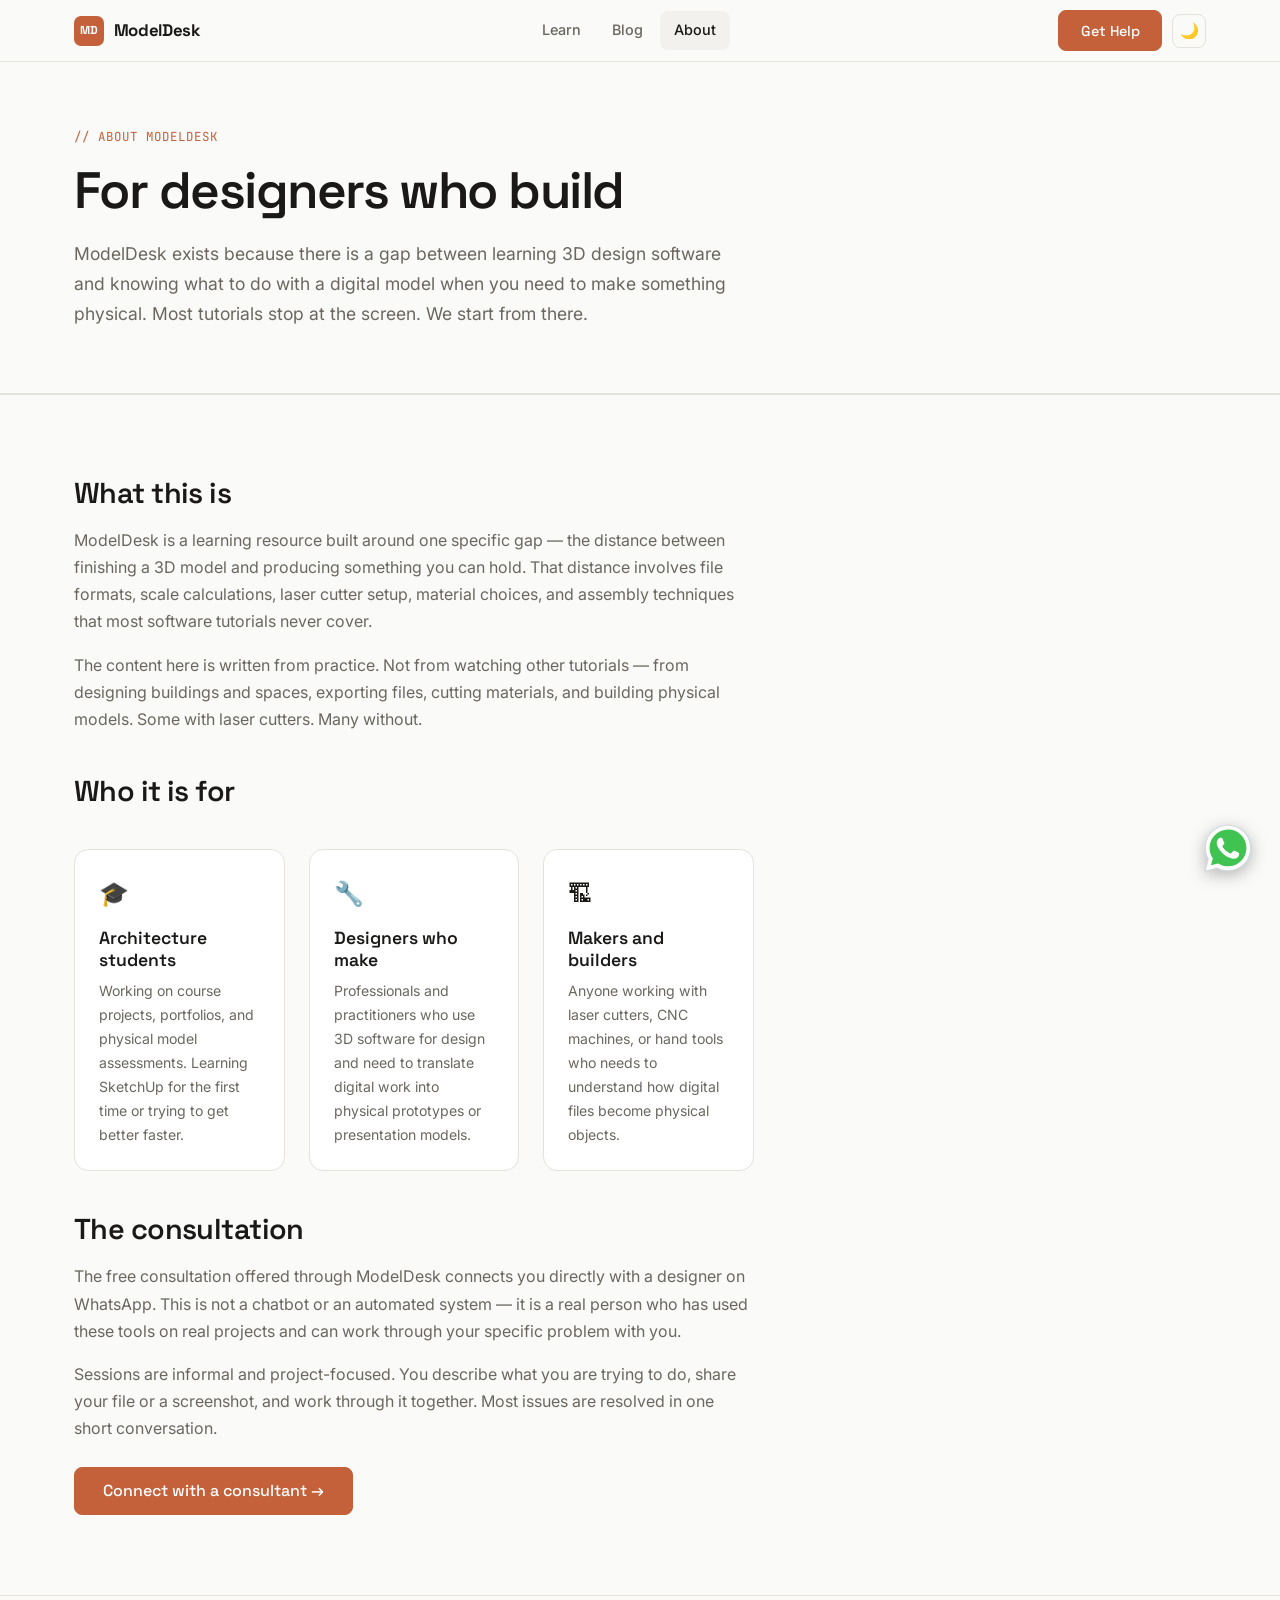
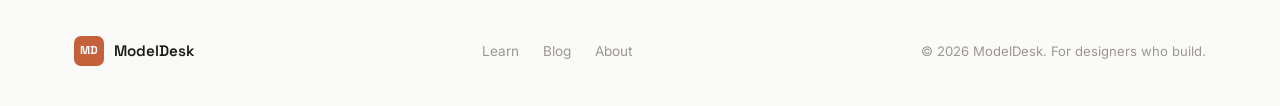
<file: about.html>
<!DOCTYPE html>
<html lang="en" data-theme="light">
<head>
  <meta charset="UTF-8">
  <link rel="icon" type="image/svg+xml" href="favicon.svg">
  <meta name="viewport" content="width=device-width, initial-scale=1.0">
  <title>About — ModelDesk</title>
  <meta name="description" content="ModelDesk is a learning resource for designers who work with 3D software and physical model making.">
  <link rel="preconnect" href="https://fonts.googleapis.com">
  <link href="https://fonts.googleapis.com/css2?family=Space+Grotesk:wght@400;500;600;700&family=Inter:wght@400;500&family=JetBrains+Mono:wght@400;500&display=swap" rel="stylesheet">
  <link rel="stylesheet" href="style.css">
</head>
<body>

<nav class="navbar">
  <div class="nav-inner">
    <a class="nav-brand" href="index.html"><span class="brand-mark">MD</span> ModelDesk</a>
    <div class="nav-links">
      <a href="learn.html">Learn</a>
      <a href="blog.html">Blog</a>
      <a href="about.html" class="active">About</a>
    </div>
    <div class="nav-right">
      <button class="btn btn-primary" onclick="openModal()">Get Help</button>
      <button class="theme-toggle" id="themeToggle">🌙</button>
      <button class="hamburger" id="hamburger">☰</button>
    </div>
  </div>
</nav>
<div class="mobile-menu" id="mobileMenu">
  <a href="index.html">Home</a>
  <a href="learn.html">Learn</a>
  <a href="blog.html">Blog</a>
  <a href="about.html">About</a>
  <div class="mobile-theme-row"><span>Theme</span><button class="mobile-theme-btn" id="mobileThemeToggle">🌙 Dark mode</button></div>
</div>

<section class="about-hero section-sm">
  <div class="container">
    <div class="about-content">
      <span class="eyebrow">// About ModelDesk</span>
      <h1>For designers who build</h1>
      <p style="font-size:1.1rem; margin-top:1rem;">ModelDesk exists because there is a gap between learning 3D design software and knowing what to do with a digital model when you need to make something physical. Most tutorials stop at the screen. We start from there.</p>
    </div>
  </div>
</section>

<hr style="border:none;border-top:1px solid var(--border);">

<section class="section">
  <div class="container">
    <div style="max-width:680px;">
      <h2>What this is</h2>
      <p>ModelDesk is a learning resource built around one specific gap — the distance between finishing a 3D model and producing something you can hold. That distance involves file formats, scale calculations, laser cutter setup, material choices, and assembly techniques that most software tutorials never cover.</p>
      <p>The content here is written from practice. Not from watching other tutorials — from designing buildings and spaces, exporting files, cutting materials, and building physical models. Some with laser cutters. Many without.</p>

      <h2 style="margin-top:2.5rem;">Who it is for</h2>
      <div class="about-grid">
        <div class="about-card">
          <span style="font-size:1.5rem;display:block;margin-bottom:0.75rem;">🎓</span>
          <h3>Architecture students</h3>
          <p style="font-size:0.88rem;">Working on course projects, portfolios, and physical model assessments. Learning SketchUp for the first time or trying to get better faster.</p>
        </div>
        <div class="about-card">
          <span style="font-size:1.5rem;display:block;margin-bottom:0.75rem;">🔧</span>
          <h3>Designers who make</h3>
          <p style="font-size:0.88rem;">Professionals and practitioners who use 3D software for design and need to translate digital work into physical prototypes or presentation models.</p>
        </div>
        <div class="about-card">
          <span style="font-size:1.5rem;display:block;margin-bottom:0.75rem;">🏗</span>
          <h3>Makers and builders</h3>
          <p style="font-size:0.88rem;">Anyone working with laser cutters, CNC machines, or hand tools who needs to understand how digital files become physical objects.</p>
        </div>
      </div>

      <h2 style="margin-top:2.5rem;">The consultation</h2>
      <p>The free consultation offered through ModelDesk connects you directly with a designer on WhatsApp. This is not a chatbot or an automated system — it is a real person who has used these tools on real projects and can work through your specific problem with you.</p>
      <p>Sessions are informal and project-focused. You describe what you are trying to do, share your file or a screenshot, and work through it together. Most issues are resolved in one short conversation.</p>
      <div style="margin-top:1.5rem;">
        <button class="btn btn-primary btn-lg" onclick="openModal()">Connect with a consultant →</button>
      </div>
    </div>
  </div>
</section>

<footer>
  <div class="footer-inner">
    <a class="footer-brand" href="index.html"><span class="brand-mark">MD</span> ModelDesk</a>
    <div class="footer-links">
      <a href="learn.html">Learn</a>
      <a href="blog.html">Blog</a>
      <a href="about.html">About</a>
    </div>
    <span class="footer-copy">© 2026 ModelDesk. For designers who build.</span>
  </div>
</footer>

<div class="modal-overlay" id="signupModal">
  <div class="modal">
    <button class="modal-close" onclick="closeModal()">✕</button>
    <span class="eyebrow">// Free consultation</span>
    <h2>Get help with your project</h2>
    <p>Message us directly on WhatsApp or leave your number and we will reach out.</p>
    <a href="https://wa.me/16296290721?text=Hi%20ModelDesk%2C%20I%20need%20help%20with%20my%20design%20project." target="_blank" style="display:flex;align-items:center;justify-content:center;gap:0.5rem;width:100%;padding:0.85rem;background:#25D366;color:#fff;border-radius:var(--r);font-weight:600;font-family:var(--font-heading);font-size:0.95rem;text-decoration:none;margin-bottom:1rem;">
      <svg xmlns="http://www.w3.org/2000/svg" x="0px" y="0px" width="100" height="100" viewBox="0 0 48 48"><path fill="#fff" d="M4.9,43.3l2.7-9.8C5.9,30.6,5,27.3,5,24C5,13.5,13.5,5,24,5c5.1,0,9.8,2,13.4,5.6C41,14.2,43,18.9,43,24c0,10.5-8.5,19-19,19c0,0,0,0,0,0h0c-3.2,0-6.3-0.8-9.1-2.3L4.9,43.3z"></path><path fill="#fff" d="M4.9,43.8c-0.1,0-0.3-0.1-0.4-0.1c-0.1-0.1-0.2-0.3-0.1-0.5L7,33.5c-1.6-2.9-2.5-6.2-2.5-9.6C4.5,13.2,13.3,4.5,24,4.5c5.2,0,10.1,2,13.8,5.7c3.7,3.7,5.7,8.6,5.7,13.8c0,10.7-8.7,19.5-19.5,19.5c-3.2,0-6.3-0.8-9.1-2.3L5,43.8C5,43.8,4.9,43.8,4.9,43.8z"></path><path fill="#cfd8dc" d="M24,5c5.1,0,9.8,2,13.4,5.6C41,14.2,43,18.9,43,24c0,10.5-8.5,19-19,19h0c-3.2,0-6.3-0.8-9.1-2.3L4.9,43.3l2.7-9.8C5.9,30.6,5,27.3,5,24C5,13.5,13.5,5,24,5 M24,43L24,43L24,43 M24,43L24,43L24,43 M24,4L24,4C13,4,4,13,4,24c0,3.4,0.8,6.7,2.5,9.6L3.9,43c-0.1,0.3,0,0.7,0.3,1c0.2,0.2,0.4,0.3,0.7,0.3c0.1,0,0.2,0,0.3,0l9.7-2.5c2.8,1.5,6,2.2,9.2,2.2c11,0,20-9,20-20c0-5.3-2.1-10.4-5.8-14.1C34.4,6.1,29.4,4,24,4L24,4z"></path><path fill="#40c351" d="M35.2,12.8c-3-3-6.9-4.6-11.2-4.6C15.3,8.2,8.2,15.3,8.2,24c0,3,0.8,5.9,2.4,8.4L11,33l-1.6,5.8l6-1.6l0.6,0.3c2.4,1.4,5.2,2.2,8,2.2h0c8.7,0,15.8-7.1,15.8-15.8C39.8,19.8,38.2,15.8,35.2,12.8z"></path><path fill="#fff" fill-rule="evenodd" d="M19.3,16c-0.4-0.8-0.7-0.8-1.1-0.8c-0.3,0-0.6,0-0.9,0s-0.8,0.1-1.3,0.6c-0.4,0.5-1.7,1.6-1.7,4s1.7,4.6,1.9,4.9s3.3,5.3,8.1,7.2c4,1.6,4.8,1.3,5.7,1.2c0.9-0.1,2.8-1.1,3.2-2.3c0.4-1.1,0.4-2.1,0.3-2.3c-0.1-0.2-0.4-0.3-0.9-0.6s-2.8-1.4-3.2-1.5c-0.4-0.2-0.8-0.2-1.1,0.2c-0.3,0.5-1.2,1.5-1.5,1.9c-0.3,0.3-0.6,0.4-1,0.1c-0.5-0.2-2-0.7-3.8-2.4c-1.4-1.3-2.4-2.8-2.6-3.3c-0.3-0.5,0-0.7,0.2-1c0.2-0.2,0.5-0.6,0.7-0.8c0.2-0.3,0.3-0.5,0.5-0.8c0.2-0.3,0.1-0.6,0-0.8C20.6,19.3,19.7,17,19.3,16z" clip-rule="evenodd"></path></svg>
      Message on WhatsApp
    </a>
    <div style="text-align:center;font-size:0.8rem;color:var(--text-muted);margin-bottom:1rem;">or leave your number</div>
    <form class="cta-form" id="modalForm" name="modal-lead" data-netlify="true" netlify-honeypot="bot-field">
      <input type="hidden" name="form-name" value="modal-lead">
      <input type="hidden" name="bot-field" style="display:none">
      <input type="text" name="name" placeholder="Your name" required>
      <input type="tel" name="whatsapp" placeholder="WhatsApp number (e.g. +44 7xx xxx xxx)" required>
      <select name="country" required>
        <option value="">Country</option>
        <option>United States</option>
        <option>United Kingdom</option>
        <option>Canada</option>
        <option>Australia</option>
        <option>New Zealand</option>
        <option>Germany</option>
        <option>France</option>
        <option>Netherlands</option>
        <option>Sweden</option>
        <option>Norway</option>
        <option>Denmark</option>
        <option>Switzerland</option>
        <option>Ireland</option>
        <option>South Africa</option>
        <option>Nigeria</option>
        <option>Ghana</option>
        <option>India</option>
        <option>Singapore</option>
        <option>UAE</option>
        <option>Brazil</option>
        <option>Kenya</option>
        <option>Zimbabwe</option>
        <option>Tanzania</option>
        <option>Uganda</option>
        <option>Other</option>
      </select>
      <input type="text" name="project" placeholder="What are you working on?">
      <button type="submit" class="btn btn-primary" style="width:100%;justify-content:center;">Send my number →</button>
      <p class="form-note">A consultant will message you on WhatsApp within a few hours.</p>
    </form>
    <div class="form-success">
      <h3>Got it ✓</h3>
      <p>Thanks <span class="success-name"></span>! A consultant will reach out on WhatsApp shortly.</p>
    </div>
  </div>
</div>

<script src="script.js"></script>
<script>
  window.openModal = window.openModal || function() {
    document.getElementById('signupModal')?.classList.add('open');
  };
  window.closeModal = window.closeModal || function() {
    document.getElementById('signupModal')?.classList.remove('open');
  };
</script>

<a href="https://wa.me/16296290721?text=Hi%20ModelDesk%2C%20I%20need%20help%20with%20my%20design%20project." class="wa-float" target="_blank" aria-label="Chat on WhatsApp">
  <svg xmlns="http://www.w3.org/2000/svg" x="0px" y="0px" width="100" height="100" viewBox="0 0 48 48"><path fill="#fff" d="M4.9,43.3l2.7-9.8C5.9,30.6,5,27.3,5,24C5,13.5,13.5,5,24,5c5.1,0,9.8,2,13.4,5.6C41,14.2,43,18.9,43,24c0,10.5-8.5,19-19,19c0,0,0,0,0,0h0c-3.2,0-6.3-0.8-9.1-2.3L4.9,43.3z"></path><path fill="#fff" d="M4.9,43.8c-0.1,0-0.3-0.1-0.4-0.1c-0.1-0.1-0.2-0.3-0.1-0.5L7,33.5c-1.6-2.9-2.5-6.2-2.5-9.6C4.5,13.2,13.3,4.5,24,4.5c5.2,0,10.1,2,13.8,5.7c3.7,3.7,5.7,8.6,5.7,13.8c0,10.7-8.7,19.5-19.5,19.5c-3.2,0-6.3-0.8-9.1-2.3L5,43.8C5,43.8,4.9,43.8,4.9,43.8z"></path><path fill="#cfd8dc" d="M24,5c5.1,0,9.8,2,13.4,5.6C41,14.2,43,18.9,43,24c0,10.5-8.5,19-19,19h0c-3.2,0-6.3-0.8-9.1-2.3L4.9,43.3l2.7-9.8C5.9,30.6,5,27.3,5,24C5,13.5,13.5,5,24,5 M24,43L24,43L24,43 M24,43L24,43L24,43 M24,4L24,4C13,4,4,13,4,24c0,3.4,0.8,6.7,2.5,9.6L3.9,43c-0.1,0.3,0,0.7,0.3,1c0.2,0.2,0.4,0.3,0.7,0.3c0.1,0,0.2,0,0.3,0l9.7-2.5c2.8,1.5,6,2.2,9.2,2.2c11,0,20-9,20-20c0-5.3-2.1-10.4-5.8-14.1C34.4,6.1,29.4,4,24,4L24,4z"></path><path fill="#40c351" d="M35.2,12.8c-3-3-6.9-4.6-11.2-4.6C15.3,8.2,8.2,15.3,8.2,24c0,3,0.8,5.9,2.4,8.4L11,33l-1.6,5.8l6-1.6l0.6,0.3c2.4,1.4,5.2,2.2,8,2.2h0c8.7,0,15.8-7.1,15.8-15.8C39.8,19.8,38.2,15.8,35.2,12.8z"></path><path fill="#fff" fill-rule="evenodd" d="M19.3,16c-0.4-0.8-0.7-0.8-1.1-0.8c-0.3,0-0.6,0-0.9,0s-0.8,0.1-1.3,0.6c-0.4,0.5-1.7,1.6-1.7,4s1.7,4.6,1.9,4.9s3.3,5.3,8.1,7.2c4,1.6,4.8,1.3,5.7,1.2c0.9-0.1,2.8-1.1,3.2-2.3c0.4-1.1,0.4-2.1,0.3-2.3c-0.1-0.2-0.4-0.3-0.9-0.6s-2.8-1.4-3.2-1.5c-0.4-0.2-0.8-0.2-1.1,0.2c-0.3,0.5-1.2,1.5-1.5,1.9c-0.3,0.3-0.6,0.4-1,0.1c-0.5-0.2-2-0.7-3.8-2.4c-1.4-1.3-2.4-2.8-2.6-3.3c-0.3-0.5,0-0.7,0.2-1c0.2-0.2,0.5-0.6,0.7-0.8c0.2-0.3,0.3-0.5,0.5-0.8c0.2-0.3,0.1-0.6,0-0.8C20.6,19.3,19.7,17,19.3,16z" clip-rule="evenodd"></path></svg>
</a>
</body>
</html>
</file>
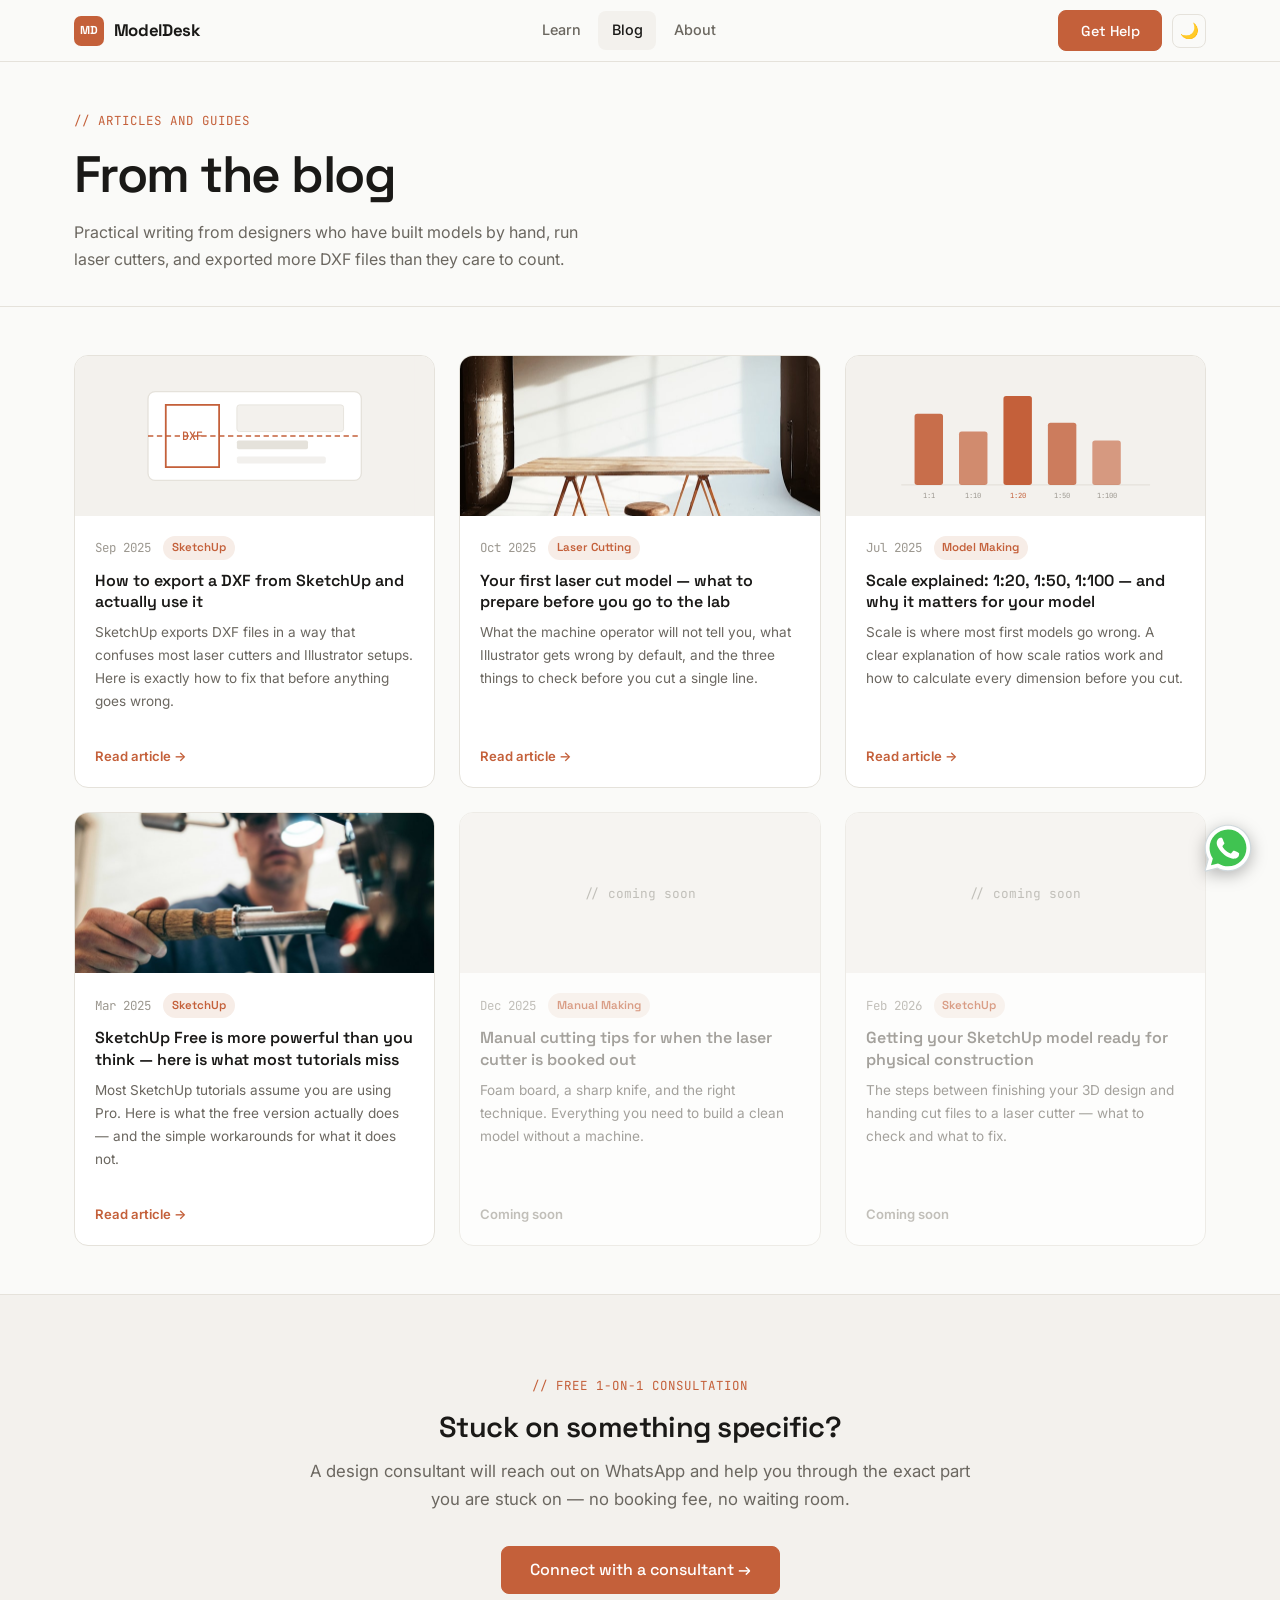
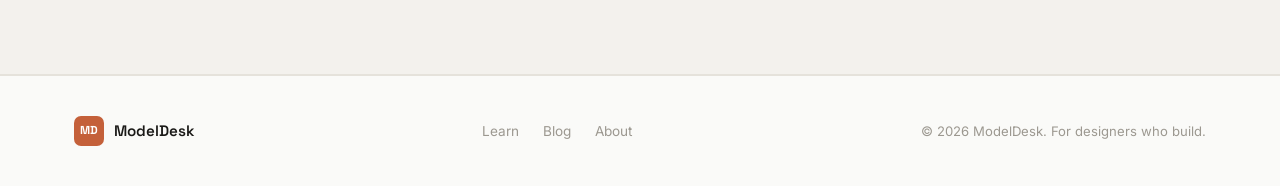
<file: blog.html>
<!DOCTYPE html>
<html lang="en" data-theme="light">
<head>
  <meta charset="UTF-8">
  <link rel="icon" type="image/svg+xml" href="favicon.svg">
  <meta name="viewport" content="width=device-width, initial-scale=1.0">
  <title>Blog — ModelDesk</title>
  <meta name="description" content="Guides and articles on SketchUp, laser cutting, and physical model making from designers who actually build things.">
  <link rel="preconnect" href="https://fonts.googleapis.com">
  <link href="https://fonts.googleapis.com/css2?family=Space+Grotesk:wght@400;500;600;700&family=Inter:wght@400;500&family=JetBrains+Mono:wght@400;500&display=swap" rel="stylesheet">
  <link rel="stylesheet" href="style.css">
</head>
<body>

<nav class="navbar">
  <div class="nav-inner">
    <a class="nav-brand" href="index.html"><span class="brand-mark">MD</span> ModelDesk</a>
    <div class="nav-links">
      <a href="learn.html">Learn</a>
      <a href="blog.html" class="active">Blog</a>
      <a href="about.html">About</a>
    </div>
    <div class="nav-right">
      <button class="btn btn-primary" onclick="openModal()">Get Help</button>
      <button class="theme-toggle" id="themeToggle">🌙</button>
      <button class="hamburger" id="hamburger">☰</button>
    </div>
  </div>
</nav>
<div class="mobile-menu" id="mobileMenu">
  <a href="index.html">Home</a>
  <a href="learn.html">Learn</a>
  <a href="blog.html">Blog</a>
  <a href="about.html">About</a>
  <a href="#" onclick="openModal(); return false;">Get Help</a>
  <div class="mobile-theme-row"><span>Theme</span><button class="mobile-theme-btn" id="mobileThemeToggle">🌙 Dark mode</button></div>
</div>

<section class="blog-hero">
  <div class="container">
    <span class="eyebrow">// Articles and guides</span>
    <h1>From the blog</h1>
    <p style="max-width:520px; margin-top:0.75rem;">Practical writing from designers who have built models by hand, run laser cutters, and exported more DXF files than they care to count.</p>
  </div>
</section>

<section class="blog-listing">
  <div class="container">
    <div class="blog-listing-grid">

      <div class="blog-card">
        <div class="blog-card-thumb">
          <svg viewBox="0 0 360 180" fill="none" xmlns="http://www.w3.org/2000/svg">
            <rect width="360" height="180" fill="var(--bg-subtle)"/>
            <rect x="60" y="40" width="240" height="100" rx="8" fill="var(--bg-card)" stroke="var(--border)" stroke-width="1.5"/>
            <line x1="60" y1="90" x2="300" y2="90" stroke="var(--accent)" stroke-width="1.5" stroke-dasharray="6 4"/>
            <rect x="80" y="55" width="60" height="70" fill="none" stroke="var(--accent)" stroke-width="2"/>
            <rect x="160" y="55" width="120" height="30" rx="3" fill="var(--bg-subtle)" stroke="var(--border)" stroke-width="1"/>
            <rect x="160" y="95" width="80" height="10" rx="2" fill="var(--border)"/>
            <rect x="160" y="113" width="100" height="8" rx="2" fill="var(--border)" opacity="0.5"/>
            <text x="110" y="95" font-family="JetBrains Mono" font-size="13" fill="var(--accent)" text-anchor="middle" font-weight="500">DXF</text>
          </svg>
        </div>
        <div class="blog-card-body">
          <div class="blog-meta">
            <span class="blog-date">Sep 2025</span>
            <span class="blog-tag">SketchUp</span>
          </div>
          <h3><a href="dxf-export.html">How to export a DXF from SketchUp and actually use it</a></h3>
          <p>SketchUp exports DXF files in a way that confuses most laser cutters and Illustrator setups. Here is exactly how to fix that before anything goes wrong.</p>
          <a href="dxf-export.html" class="read-more">Read article →</a>
        </div>
      </div>

      <div class="blog-card">
        <div class="blog-card-thumb">
          <img src="images/laser-cut-thumb.jpg" alt="Laser cutter in operation" style="width:100%;height:100%;object-fit:cover;">
        </div>
        <div class="blog-card-body">
          <div class="blog-meta">
            <span class="blog-date">Oct 2025</span>
            <span class="blog-tag">Laser Cutting</span>
          </div>
          <h3><a href="laser-cut-model.html">Your first laser cut model — what to prepare before you go to the lab</a></h3>
          <p>What the machine operator will not tell you, what Illustrator gets wrong by default, and the three things to check before you cut a single line.</p>
          <a href="laser-cut-model.html" class="read-more">Read article →</a>
        </div>
      </div>

      <div class="blog-card">
        <div class="blog-card-thumb">
          <svg viewBox="0 0 360 180" fill="none" xmlns="http://www.w3.org/2000/svg">
            <rect width="360" height="180" fill="var(--bg-subtle)"/>
            <line x1="40" y1="145" x2="320" y2="145" stroke="var(--border)" stroke-width="1.5"/>
            <rect x="55" y="65" width="32" height="80" rx="3" fill="var(--accent)" opacity="0.9"/>
            <rect x="105" y="85" width="32" height="60" rx="3" fill="var(--accent)" opacity="0.7"/>
            <rect x="155" y="45" width="32" height="100" rx="3" fill="var(--accent)"/>
            <rect x="205" y="75" width="32" height="70" rx="3" fill="var(--accent)" opacity="0.8"/>
            <rect x="255" y="95" width="32" height="50" rx="3" fill="var(--accent)" opacity="0.6"/>
            <text x="71" y="160" font-family="JetBrains Mono" font-size="8" fill="var(--text-muted)" text-anchor="middle">1:1</text>
            <text x="121" y="160" font-family="JetBrains Mono" font-size="8" fill="var(--text-muted)" text-anchor="middle">1:10</text>
            <text x="171" y="160" font-family="JetBrains Mono" font-size="8" fill="var(--accent)" text-anchor="middle">1:20</text>
            <text x="221" y="160" font-family="JetBrains Mono" font-size="8" fill="var(--text-muted)" text-anchor="middle">1:50</text>
            <text x="271" y="160" font-family="JetBrains Mono" font-size="8" fill="var(--text-muted)" text-anchor="middle">1:100</text>
          </svg>
        </div>
        <div class="blog-card-body">
          <div class="blog-meta">
            <span class="blog-date">Jul 2025</span>
            <span class="blog-tag">Model Making</span>
          </div>
          <h3><a href="scale-explained.html">Scale explained: 1:20, 1:50, 1:100 — and why it matters for your model</a></h3>
          <p>Scale is where most first models go wrong. A clear explanation of how scale ratios work and how to calculate every dimension before you cut.</p>
          <a href="scale-explained.html" class="read-more">Read article →</a>
        </div>
      </div>

      <div class="blog-card">
        <div class="blog-card-thumb">
          <img src="images/sketchup-thumb.jpg" alt="SketchUp 3D design software" style="width:100%;height:100%;object-fit:cover;">
        </div>
        <div class="blog-card-body">
          <div class="blog-meta">
            <span class="blog-date">Mar 2025</span>
            <span class="blog-tag">SketchUp</span>
          </div>
          <h3><a href="sketchup-free.html">SketchUp Free is more powerful than you think — here is what most tutorials miss</a></h3>
          <p>Most SketchUp tutorials assume you are using Pro. Here is what the free version actually does — and the simple workarounds for what it does not.</p>
          <a href="sketchup-free.html" class="read-more">Read article →</a>
        </div>
      </div>

      <!-- Coming soon cards -->
      <div class="blog-card" style="opacity:0.6;">
        <div class="blog-card-thumb" style="display:flex;align-items:center;justify-content:center;background:var(--bg-subtle);height:160px;">
          <span style="font-family:var(--font-mono);font-size:0.8rem;color:var(--text-muted)">// coming soon</span>
        </div>
        <div class="blog-card-body">
          <div class="blog-meta"><span class="blog-date">Dec 2025</span><span class="blog-tag">Manual Making</span></div>
          <h3 style="color:var(--text-secondary)">Manual cutting tips for when the laser cutter is booked out</h3>
          <p>Foam board, a sharp knife, and the right technique. Everything you need to build a clean model without a machine.</p>
          <span class="read-more" style="color:var(--text-muted)">Coming soon</span>
        </div>
      </div>

      <div class="blog-card" style="opacity:0.6;">
        <div class="blog-card-thumb" style="display:flex;align-items:center;justify-content:center;background:var(--bg-subtle);height:160px;">
          <span style="font-family:var(--font-mono);font-size:0.8rem;color:var(--text-muted)">// coming soon</span>
        </div>
        <div class="blog-card-body">
          <div class="blog-meta"><span class="blog-date">Feb 2026</span><span class="blog-tag">SketchUp</span></div>
          <h3 style="color:var(--text-secondary)">Getting your SketchUp model ready for physical construction</h3>
          <p>The steps between finishing your 3D design and handing cut files to a laser cutter — what to check and what to fix.</p>
          <span class="read-more" style="color:var(--text-muted)">Coming soon</span>
        </div>
      </div>

    </div>
  </div>
</section>

<section class="section cta-section">
  <div class="container">
    <div class="cta-inner">
      <span class="eyebrow">// Free 1-on-1 consultation</span>
      <h2>Stuck on something specific?</h2>
      <p>A design consultant will reach out on WhatsApp and help you through the exact part you are stuck on — no booking fee, no waiting room.</p>
      <div style="margin-top:1.5rem;">
        <button class="btn btn-primary btn-lg" onclick="openModal()">Connect with a consultant →</button>
      </div>
    </div>
  </div>
</section>

<footer>
  <div class="footer-inner">
    <a class="footer-brand" href="index.html"><span class="brand-mark">MD</span> ModelDesk</a>
    <div class="footer-links">
      <a href="learn.html">Learn</a>
      <a href="blog.html">Blog</a>
      <a href="about.html">About</a>
    </div>
    <span class="footer-copy">© 2026 ModelDesk. For designers who build.</span>
  </div>
</footer>

<div class="modal-overlay" id="signupModal">
  <div class="modal">
    <button class="modal-close" onclick="closeModal()">✕</button>
    <span class="eyebrow">// Free consultation</span>
    <h2>Get help with your project</h2>
    <p>Message us directly on WhatsApp or leave your number and we will reach out.</p>
    <a href="https://wa.me/16296290721?text=Hi%20ModelDesk%2C%20I%20need%20help%20with%20my%20design%20project." target="_blank" style="display:flex;align-items:center;justify-content:center;gap:0.5rem;width:100%;padding:0.85rem;background:#25D366;color:#fff;border-radius:var(--r);font-weight:600;font-family:var(--font-heading);font-size:0.95rem;text-decoration:none;margin-bottom:1rem;">
      <svg xmlns="http://www.w3.org/2000/svg" x="0px" y="0px" width="100" height="100" viewBox="0 0 48 48"><path fill="#fff" d="M4.9,43.3l2.7-9.8C5.9,30.6,5,27.3,5,24C5,13.5,13.5,5,24,5c5.1,0,9.8,2,13.4,5.6C41,14.2,43,18.9,43,24c0,10.5-8.5,19-19,19c0,0,0,0,0,0h0c-3.2,0-6.3-0.8-9.1-2.3L4.9,43.3z"></path><path fill="#fff" d="M4.9,43.8c-0.1,0-0.3-0.1-0.4-0.1c-0.1-0.1-0.2-0.3-0.1-0.5L7,33.5c-1.6-2.9-2.5-6.2-2.5-9.6C4.5,13.2,13.3,4.5,24,4.5c5.2,0,10.1,2,13.8,5.7c3.7,3.7,5.7,8.6,5.7,13.8c0,10.7-8.7,19.5-19.5,19.5c-3.2,0-6.3-0.8-9.1-2.3L5,43.8C5,43.8,4.9,43.8,4.9,43.8z"></path><path fill="#cfd8dc" d="M24,5c5.1,0,9.8,2,13.4,5.6C41,14.2,43,18.9,43,24c0,10.5-8.5,19-19,19h0c-3.2,0-6.3-0.8-9.1-2.3L4.9,43.3l2.7-9.8C5.9,30.6,5,27.3,5,24C5,13.5,13.5,5,24,5 M24,43L24,43L24,43 M24,43L24,43L24,43 M24,4L24,4C13,4,4,13,4,24c0,3.4,0.8,6.7,2.5,9.6L3.9,43c-0.1,0.3,0,0.7,0.3,1c0.2,0.2,0.4,0.3,0.7,0.3c0.1,0,0.2,0,0.3,0l9.7-2.5c2.8,1.5,6,2.2,9.2,2.2c11,0,20-9,20-20c0-5.3-2.1-10.4-5.8-14.1C34.4,6.1,29.4,4,24,4L24,4z"></path><path fill="#40c351" d="M35.2,12.8c-3-3-6.9-4.6-11.2-4.6C15.3,8.2,8.2,15.3,8.2,24c0,3,0.8,5.9,2.4,8.4L11,33l-1.6,5.8l6-1.6l0.6,0.3c2.4,1.4,5.2,2.2,8,2.2h0c8.7,0,15.8-7.1,15.8-15.8C39.8,19.8,38.2,15.8,35.2,12.8z"></path><path fill="#fff" fill-rule="evenodd" d="M19.3,16c-0.4-0.8-0.7-0.8-1.1-0.8c-0.3,0-0.6,0-0.9,0s-0.8,0.1-1.3,0.6c-0.4,0.5-1.7,1.6-1.7,4s1.7,4.6,1.9,4.9s3.3,5.3,8.1,7.2c4,1.6,4.8,1.3,5.7,1.2c0.9-0.1,2.8-1.1,3.2-2.3c0.4-1.1,0.4-2.1,0.3-2.3c-0.1-0.2-0.4-0.3-0.9-0.6s-2.8-1.4-3.2-1.5c-0.4-0.2-0.8-0.2-1.1,0.2c-0.3,0.5-1.2,1.5-1.5,1.9c-0.3,0.3-0.6,0.4-1,0.1c-0.5-0.2-2-0.7-3.8-2.4c-1.4-1.3-2.4-2.8-2.6-3.3c-0.3-0.5,0-0.7,0.2-1c0.2-0.2,0.5-0.6,0.7-0.8c0.2-0.3,0.3-0.5,0.5-0.8c0.2-0.3,0.1-0.6,0-0.8C20.6,19.3,19.7,17,19.3,16z" clip-rule="evenodd"></path></svg>
      Message on WhatsApp
    </a>
    <div style="text-align:center;font-size:0.8rem;color:var(--text-muted);margin-bottom:1rem;">or leave your number</div>
    <form class="cta-form" id="modalForm" name="modal-lead" data-netlify="true" netlify-honeypot="bot-field">
      <input type="hidden" name="form-name" value="modal-lead">
      <input type="hidden" name="bot-field" style="display:none">
      <input type="text" name="name" placeholder="Your name" required>
      <input type="tel" name="whatsapp" placeholder="WhatsApp number (e.g. +44 7xx xxx xxx)" required>
      <select name="country" required>
        <option value="">Country</option>
        <option>United States</option>
        <option>United Kingdom</option>
        <option>Canada</option>
        <option>Australia</option>
        <option>New Zealand</option>
        <option>Germany</option>
        <option>France</option>
        <option>Netherlands</option>
        <option>Sweden</option>
        <option>Norway</option>
        <option>Denmark</option>
        <option>Switzerland</option>
        <option>Ireland</option>
        <option>South Africa</option>
        <option>Nigeria</option>
        <option>Ghana</option>
        <option>India</option>
        <option>Singapore</option>
        <option>UAE</option>
        <option>Brazil</option>
        <option>Kenya</option>
        <option>Zimbabwe</option>
        <option>Tanzania</option>
        <option>Uganda</option>
        <option>Other</option>
      </select>
      <input type="text" name="project" placeholder="What are you working on?">
      <button type="submit" class="btn btn-primary" style="width:100%;justify-content:center;">Send my number →</button>
      <p class="form-note">A consultant will message you on WhatsApp within a few hours.</p>
    </form>
    <div class="form-success">
      <h3>Got it ✓</h3>
      <p>Thanks <span class="success-name"></span>! A consultant will reach out on WhatsApp shortly.</p>
    </div>
  </div>
</div>

<script src="script.js"></script>
<script>
  window.openModal = window.openModal || function() {
    document.getElementById('signupModal')?.classList.add('open');
  };
  window.closeModal = window.closeModal || function() {
    document.getElementById('signupModal')?.classList.remove('open');
  };
</script>

<a href="https://wa.me/16296290721?text=Hi%20ModelDesk%2C%20I%20need%20help%20with%20my%20design%20project." class="wa-float" target="_blank" aria-label="Chat on WhatsApp">
  <svg xmlns="http://www.w3.org/2000/svg" x="0px" y="0px" width="100" height="100" viewBox="0 0 48 48"><path fill="#fff" d="M4.9,43.3l2.7-9.8C5.9,30.6,5,27.3,5,24C5,13.5,13.5,5,24,5c5.1,0,9.8,2,13.4,5.6C41,14.2,43,18.9,43,24c0,10.5-8.5,19-19,19c0,0,0,0,0,0h0c-3.2,0-6.3-0.8-9.1-2.3L4.9,43.3z"></path><path fill="#fff" d="M4.9,43.8c-0.1,0-0.3-0.1-0.4-0.1c-0.1-0.1-0.2-0.3-0.1-0.5L7,33.5c-1.6-2.9-2.5-6.2-2.5-9.6C4.5,13.2,13.3,4.5,24,4.5c5.2,0,10.1,2,13.8,5.7c3.7,3.7,5.7,8.6,5.7,13.8c0,10.7-8.7,19.5-19.5,19.5c-3.2,0-6.3-0.8-9.1-2.3L5,43.8C5,43.8,4.9,43.8,4.9,43.8z"></path><path fill="#cfd8dc" d="M24,5c5.1,0,9.8,2,13.4,5.6C41,14.2,43,18.9,43,24c0,10.5-8.5,19-19,19h0c-3.2,0-6.3-0.8-9.1-2.3L4.9,43.3l2.7-9.8C5.9,30.6,5,27.3,5,24C5,13.5,13.5,5,24,5 M24,43L24,43L24,43 M24,43L24,43L24,43 M24,4L24,4C13,4,4,13,4,24c0,3.4,0.8,6.7,2.5,9.6L3.9,43c-0.1,0.3,0,0.7,0.3,1c0.2,0.2,0.4,0.3,0.7,0.3c0.1,0,0.2,0,0.3,0l9.7-2.5c2.8,1.5,6,2.2,9.2,2.2c11,0,20-9,20-20c0-5.3-2.1-10.4-5.8-14.1C34.4,6.1,29.4,4,24,4L24,4z"></path><path fill="#40c351" d="M35.2,12.8c-3-3-6.9-4.6-11.2-4.6C15.3,8.2,8.2,15.3,8.2,24c0,3,0.8,5.9,2.4,8.4L11,33l-1.6,5.8l6-1.6l0.6,0.3c2.4,1.4,5.2,2.2,8,2.2h0c8.7,0,15.8-7.1,15.8-15.8C39.8,19.8,38.2,15.8,35.2,12.8z"></path><path fill="#fff" fill-rule="evenodd" d="M19.3,16c-0.4-0.8-0.7-0.8-1.1-0.8c-0.3,0-0.6,0-0.9,0s-0.8,0.1-1.3,0.6c-0.4,0.5-1.7,1.6-1.7,4s1.7,4.6,1.9,4.9s3.3,5.3,8.1,7.2c4,1.6,4.8,1.3,5.7,1.2c0.9-0.1,2.8-1.1,3.2-2.3c0.4-1.1,0.4-2.1,0.3-2.3c-0.1-0.2-0.4-0.3-0.9-0.6s-2.8-1.4-3.2-1.5c-0.4-0.2-0.8-0.2-1.1,0.2c-0.3,0.5-1.2,1.5-1.5,1.9c-0.3,0.3-0.6,0.4-1,0.1c-0.5-0.2-2-0.7-3.8-2.4c-1.4-1.3-2.4-2.8-2.6-3.3c-0.3-0.5,0-0.7,0.2-1c0.2-0.2,0.5-0.6,0.7-0.8c0.2-0.3,0.3-0.5,0.5-0.8c0.2-0.3,0.1-0.6,0-0.8C20.6,19.3,19.7,17,19.3,16z" clip-rule="evenodd"></path></svg>
</a>
</body>
</html>
</file>
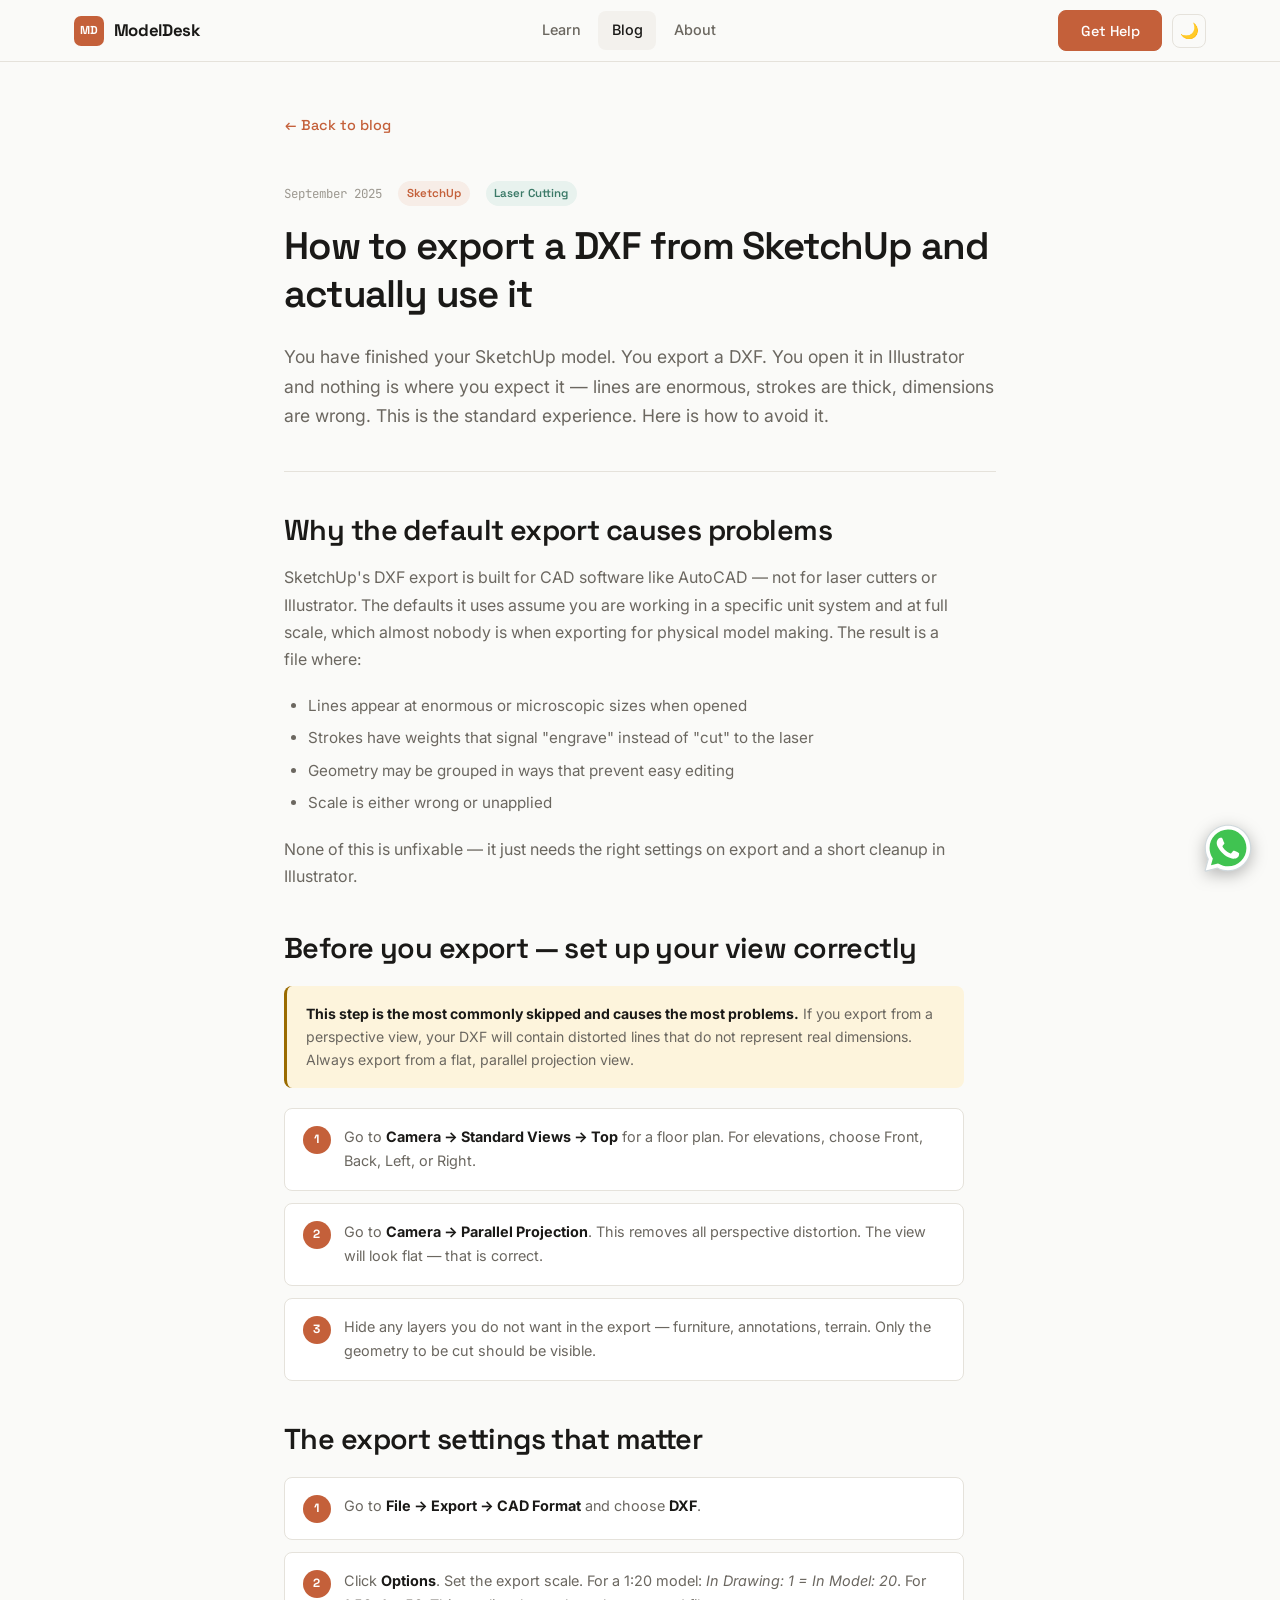
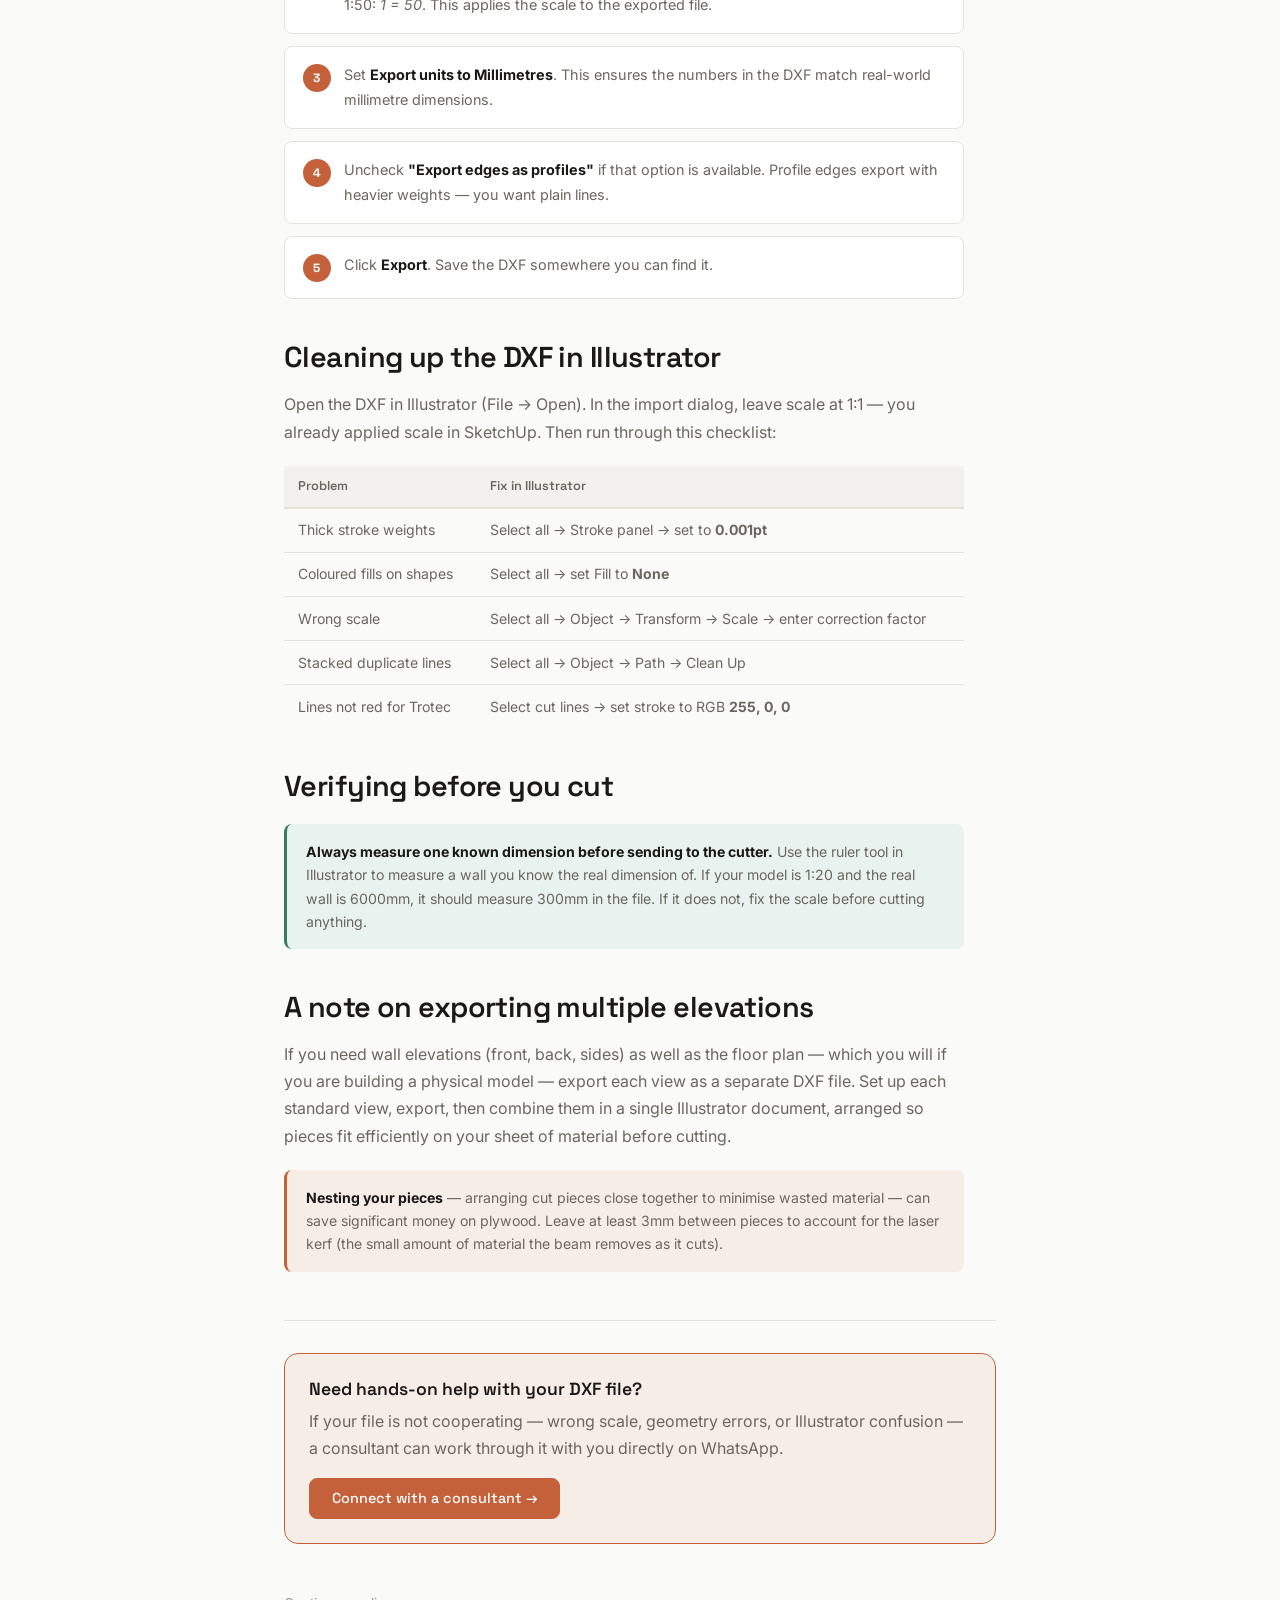
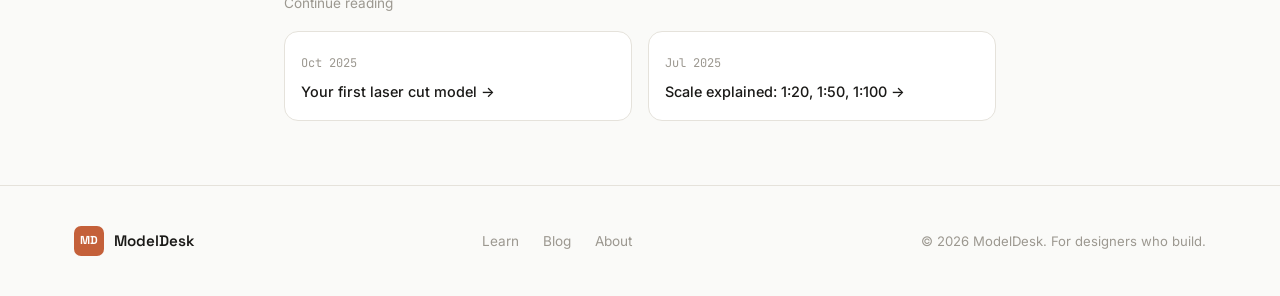
<file: dxf-export.html>
<!DOCTYPE html>
<html lang="en" data-theme="light">
<head>
  <meta charset="UTF-8">
  <link rel="icon" type="image/svg+xml" href="favicon.svg">
  <meta name="viewport" content="width=device-width, initial-scale=1.0">
  <title>How to export a DXF from SketchUp and actually use it — ModelDesk</title>
  <meta name="description" content="SketchUp exports DXF files in a way that confuses most laser cutters. Here is exactly how to fix it.">
  <link rel="preconnect" href="https://fonts.googleapis.com">
  <link href="https://fonts.googleapis.com/css2?family=Space+Grotesk:wght@400;500;600;700&family=Inter:wght@400;500&family=JetBrains+Mono:wght@400;500&display=swap" rel="stylesheet">
  <link rel="stylesheet" href="style.css">
</head>
<body>

<nav class="navbar">
  <div class="nav-inner">
    <a class="nav-brand" href="index.html"><span class="brand-mark">MD</span> ModelDesk</a>
    <div class="nav-links">
      <a href="learn.html">Learn</a>
      <a href="blog.html" class="active">Blog</a>
      <a href="about.html">About</a>
    </div>
    <div class="nav-right">
      <button class="btn btn-primary" onclick="openModal()">Get Help</button>
      <button class="theme-toggle" id="themeToggle">🌙</button>
      <button class="hamburger" id="hamburger">☰</button>
    </div>
  </div>
</nav>
<div class="mobile-menu" id="mobileMenu">
  <a href="index.html">Home</a>
  <a href="learn.html">Learn</a>
  <a href="blog.html">Blog</a>
  <a href="about.html">About</a>
  <div class="mobile-theme-row"><span>Theme</span><button class="mobile-theme-btn" id="mobileThemeToggle">🌙 Dark mode</button></div>
</div>

<div class="container" style="padding-top:2.5rem; padding-bottom:4rem; max-width:760px;">

  <a href="blog.html" class="btn btn-ghost" style="margin-bottom:2rem; display:inline-flex;">← Back to blog</a>

  <div class="post-meta">
    <span class="blog-date">September 2025</span>
    <span class="blog-tag">SketchUp</span>
    <span class="blog-tag" style="background:var(--green-light);color:var(--green);">Laser Cutting</span>
  </div>

  <h1 style="margin:1rem 0 1.5rem; font-size:clamp(1.6rem,4vw,2.4rem);">How to export a DXF from SketchUp and actually use it</h1>

  <p style="font-size:1.1rem; color:var(--text-secondary); margin-bottom:2.5rem; line-height:1.7;">You have finished your SketchUp model. You export a DXF. You open it in Illustrator and nothing is where you expect it — lines are enormous, strokes are thick, dimensions are wrong. This is the standard experience. Here is how to avoid it.</p>

  <hr style="border:none;border-top:1px solid var(--border);margin:2rem 0;">

  <div class="post-content">

    <h2>Why the default export causes problems</h2>
    <p>SketchUp's DXF export is built for CAD software like AutoCAD — not for laser cutters or Illustrator. The defaults it uses assume you are working in a specific unit system and at full scale, which almost nobody is when exporting for physical model making. The result is a file where:</p>
    <ul>
      <li>Lines appear at enormous or microscopic sizes when opened</li>
      <li>Strokes have weights that signal "engrave" instead of "cut" to the laser</li>
      <li>Geometry may be grouped in ways that prevent easy editing</li>
      <li>Scale is either wrong or unapplied</li>
    </ul>
    <p>None of this is unfixable — it just needs the right settings on export and a short cleanup in Illustrator.</p>

    <h2>Before you export — set up your view correctly</h2>
    <div class="learn-callout warn">
      <strong>This step is the most commonly skipped and causes the most problems.</strong> If you export from a perspective view, your DXF will contain distorted lines that do not represent real dimensions. Always export from a flat, parallel projection view.
    </div>
    <div class="learn-steps">
      <div class="learn-step"><div class="step-num">1</div><div>Go to <strong>Camera → Standard Views → Top</strong> for a floor plan. For elevations, choose Front, Back, Left, or Right.</div></div>
      <div class="learn-step"><div class="step-num">2</div><div>Go to <strong>Camera → Parallel Projection</strong>. This removes all perspective distortion. The view will look flat — that is correct.</div></div>
      <div class="learn-step"><div class="step-num">3</div><div>Hide any layers you do not want in the export — furniture, annotations, terrain. Only the geometry to be cut should be visible.</div></div>
    </div>

    <h2>The export settings that matter</h2>
    <div class="learn-steps">
      <div class="learn-step"><div class="step-num">1</div><div>Go to <strong>File → Export → CAD Format</strong> and choose <strong>DXF</strong>.</div></div>
      <div class="learn-step"><div class="step-num">2</div><div>Click <strong>Options</strong>. Set the export scale. For a 1:20 model: <em>In Drawing: 1 = In Model: 20</em>. For 1:50: <em>1 = 50</em>. This applies the scale to the exported file.</div></div>
      <div class="learn-step"><div class="step-num">3</div><div>Set <strong>Export units to Millimetres</strong>. This ensures the numbers in the DXF match real-world millimetre dimensions.</div></div>
      <div class="learn-step"><div class="step-num">4</div><div>Uncheck <strong>"Export edges as profiles"</strong> if that option is available. Profile edges export with heavier weights — you want plain lines.</div></div>
      <div class="learn-step"><div class="step-num">5</div><div>Click <strong>Export</strong>. Save the DXF somewhere you can find it.</div></div>
    </div>

    <h2>Cleaning up the DXF in Illustrator</h2>
    <p>Open the DXF in Illustrator (File → Open). In the import dialog, leave scale at 1:1 — you already applied scale in SketchUp. Then run through this checklist:</p>

    <table class="learn-table">
      <thead><tr><th>Problem</th><th>Fix in Illustrator</th></tr></thead>
      <tbody>
        <tr><td>Thick stroke weights</td><td>Select all → Stroke panel → set to <strong>0.001pt</strong></td></tr>
        <tr><td>Coloured fills on shapes</td><td>Select all → set Fill to <strong>None</strong></td></tr>
        <tr><td>Wrong scale</td><td>Select all → Object → Transform → Scale → enter correction factor</td></tr>
        <tr><td>Stacked duplicate lines</td><td>Select all → Object → Path → Clean Up</td></tr>
        <tr><td>Lines not red for Trotec</td><td>Select cut lines → set stroke to RGB <strong>255, 0, 0</strong></td></tr>
      </tbody>
    </table>

    <h2>Verifying before you cut</h2>
    <div class="learn-callout good">
      <strong>Always measure one known dimension before sending to the cutter.</strong> Use the ruler tool in Illustrator to measure a wall you know the real dimension of. If your model is 1:20 and the real wall is 6000mm, it should measure 300mm in the file. If it does not, fix the scale before cutting anything.
    </div>

    <h2>A note on exporting multiple elevations</h2>
    <p>If you need wall elevations (front, back, sides) as well as the floor plan — which you will if you are building a physical model — export each view as a separate DXF file. Set up each standard view, export, then combine them in a single Illustrator document, arranged so pieces fit efficiently on your sheet of material before cutting.</p>

    <div class="learn-callout">
      <strong>Nesting your pieces</strong> — arranging cut pieces close together to minimise wasted material — can save significant money on plywood. Leave at least 3mm between pieces to account for the laser kerf (the small amount of material the beam removes as it cuts).
    </div>

  </div>

  <hr style="border:none;border-top:1px solid var(--border);margin:3rem 0 2rem;">

  <div style="background:var(--accent-light);border:1px solid var(--accent);border-radius:var(--r-lg);padding:1.5rem;">
    <h3 style="margin-bottom:0.5rem;">Need hands-on help with your DXF file?</h3>
    <p style="margin-bottom:1rem;">If your file is not cooperating — wrong scale, geometry errors, or Illustrator confusion — a consultant can work through it with you directly on WhatsApp.</p>
    <button class="btn btn-primary" onclick="openModal()">Connect with a consultant →</button>
  </div>

  <div style="margin-top:3rem;">
    <p style="font-size:0.85rem;color:var(--text-muted);margin-bottom:1rem;">Continue reading</p>
    <div style="display:grid;grid-template-columns:1fr 1fr;gap:1rem;">
      <a href="laser-cut-model.html" style="display:block;padding:1rem;background:var(--bg-card);border:1px solid var(--border);border-radius:var(--r-lg);text-decoration:none;transition:all var(--transition);" onmouseover="this.style.borderColor='var(--border-hover)'" onmouseout="this.style.borderColor='var(--border)'">
        <span style="font-size:0.75rem;color:var(--text-muted);font-family:var(--font-mono);">Oct 2025</span>
        <p style="font-size:0.9rem;font-weight:500;color:var(--text);margin-top:0.3rem;">Your first laser cut model →</p>
      </a>
      <a href="scale-explained.html" style="display:block;padding:1rem;background:var(--bg-card);border:1px solid var(--border);border-radius:var(--r-lg);text-decoration:none;transition:all var(--transition);" onmouseover="this.style.borderColor='var(--border-hover)'" onmouseout="this.style.borderColor='var(--border)'">
        <span style="font-size:0.75rem;color:var(--text-muted);font-family:var(--font-mono);">Jul 2025</span>
        <p style="font-size:0.9rem;font-weight:500;color:var(--text);margin-top:0.3rem;">Scale explained: 1:20, 1:50, 1:100 →</p>
      </a>
    </div>
  </div>

</div>

<footer>
  <div class="footer-inner">
    <a class="footer-brand" href="index.html"><span class="brand-mark">MD</span> ModelDesk</a>
    <div class="footer-links">
      <a href="learn.html">Learn</a>
      <a href="blog.html">Blog</a>
      <a href="about.html">About</a>
    </div>
    <span class="footer-copy">© 2026 ModelDesk. For designers who build.</span>
  </div>
</footer>

<div class="modal-overlay" id="signupModal">
  <div class="modal">
    <button class="modal-close" onclick="closeModal()">✕</button>
    <span class="eyebrow">// Free consultation</span>
    <h2>Get help with your project</h2>
    <p>Tell us what you are working on and a consultant will reach out on WhatsApp.</p>
    <form class="cta-form" id="modalForm" name="tutor-request-post" data-netlify="true" netlify-honeypot="bot-field">
      <input type="hidden" name="form-name" value="tutor-request-post">
      <input type="hidden" name="bot-field" style="display:none">
      <input type="text" name="name" placeholder="Your name" required>
      <input type="tel" name="whatsapp" placeholder="WhatsApp number (e.g. +44 7xx xxx xxx)" required>
      <input type="email" name="email" placeholder="Email address">
      <select name="country" required>
        <option value="">Country</option>
        <option>United States</option>
        <option>United Kingdom</option>
        <option>Canada</option>
        <option>Australia</option>
        <option>New Zealand</option>
        <option>Germany</option>
        <option>France</option>
        <option>Netherlands</option>
        <option>Sweden</option>
        <option>Norway</option>
        <option>Denmark</option>
        <option>Switzerland</option>
        <option>Ireland</option>
        <option>South Africa</option>
        <option>Nigeria</option>
        <option>Ghana</option>
        <option>India</option>
        <option>Singapore</option>
        <option>UAE</option>
        <option>Brazil</option>
        <option>Kenya</option>
        <option>Zimbabwe</option>
        <option>Tanzania</option>
        <option>Uganda</option>
        <option>Other</option>
      </select>
      <input type="text" name="project" placeholder="What are you working on?">
      <button type="submit" class="btn btn-primary">Connect now →</button>
      <p class="form-note">A consultant will message you on WhatsApp within a few hours.</p>
    </form>
    <div class="form-success">
      <h3>You're connected ✓</h3>
      <p>Thanks <span class="success-name"></span>! A consultant will reach out on WhatsApp shortly.</p>
    </div>
  </div>
</div>

<script src="script.js"></script>
<script>
  window.openModal = window.openModal || function() {
    document.getElementById('signupModal')?.classList.add('open');
  };
  window.closeModal = window.closeModal || function() {
    document.getElementById('signupModal')?.classList.remove('open');
  };
</script>

<a href="https://wa.me/16296290721?text=Hi%20ModelDesk%2C%20I%20need%20help%20with%20my%20design%20project." class="wa-float" target="_blank" aria-label="Chat on WhatsApp">
  <svg xmlns="http://www.w3.org/2000/svg" x="0px" y="0px" width="100" height="100" viewBox="0 0 48 48"><path fill="#fff" d="M4.9,43.3l2.7-9.8C5.9,30.6,5,27.3,5,24C5,13.5,13.5,5,24,5c5.1,0,9.8,2,13.4,5.6C41,14.2,43,18.9,43,24c0,10.5-8.5,19-19,19c0,0,0,0,0,0h0c-3.2,0-6.3-0.8-9.1-2.3L4.9,43.3z"></path><path fill="#fff" d="M4.9,43.8c-0.1,0-0.3-0.1-0.4-0.1c-0.1-0.1-0.2-0.3-0.1-0.5L7,33.5c-1.6-2.9-2.5-6.2-2.5-9.6C4.5,13.2,13.3,4.5,24,4.5c5.2,0,10.1,2,13.8,5.7c3.7,3.7,5.7,8.6,5.7,13.8c0,10.7-8.7,19.5-19.5,19.5c-3.2,0-6.3-0.8-9.1-2.3L5,43.8C5,43.8,4.9,43.8,4.9,43.8z"></path><path fill="#cfd8dc" d="M24,5c5.1,0,9.8,2,13.4,5.6C41,14.2,43,18.9,43,24c0,10.5-8.5,19-19,19h0c-3.2,0-6.3-0.8-9.1-2.3L4.9,43.3l2.7-9.8C5.9,30.6,5,27.3,5,24C5,13.5,13.5,5,24,5 M24,43L24,43L24,43 M24,43L24,43L24,43 M24,4L24,4C13,4,4,13,4,24c0,3.4,0.8,6.7,2.5,9.6L3.9,43c-0.1,0.3,0,0.7,0.3,1c0.2,0.2,0.4,0.3,0.7,0.3c0.1,0,0.2,0,0.3,0l9.7-2.5c2.8,1.5,6,2.2,9.2,2.2c11,0,20-9,20-20c0-5.3-2.1-10.4-5.8-14.1C34.4,6.1,29.4,4,24,4L24,4z"></path><path fill="#40c351" d="M35.2,12.8c-3-3-6.9-4.6-11.2-4.6C15.3,8.2,8.2,15.3,8.2,24c0,3,0.8,5.9,2.4,8.4L11,33l-1.6,5.8l6-1.6l0.6,0.3c2.4,1.4,5.2,2.2,8,2.2h0c8.7,0,15.8-7.1,15.8-15.8C39.8,19.8,38.2,15.8,35.2,12.8z"></path><path fill="#fff" fill-rule="evenodd" d="M19.3,16c-0.4-0.8-0.7-0.8-1.1-0.8c-0.3,0-0.6,0-0.9,0s-0.8,0.1-1.3,0.6c-0.4,0.5-1.7,1.6-1.7,4s1.7,4.6,1.9,4.9s3.3,5.3,8.1,7.2c4,1.6,4.8,1.3,5.7,1.2c0.9-0.1,2.8-1.1,3.2-2.3c0.4-1.1,0.4-2.1,0.3-2.3c-0.1-0.2-0.4-0.3-0.9-0.6s-2.8-1.4-3.2-1.5c-0.4-0.2-0.8-0.2-1.1,0.2c-0.3,0.5-1.2,1.5-1.5,1.9c-0.3,0.3-0.6,0.4-1,0.1c-0.5-0.2-2-0.7-3.8-2.4c-1.4-1.3-2.4-2.8-2.6-3.3c-0.3-0.5,0-0.7,0.2-1c0.2-0.2,0.5-0.6,0.7-0.8c0.2-0.3,0.3-0.5,0.5-0.8c0.2-0.3,0.1-0.6,0-0.8C20.6,19.3,19.7,17,19.3,16z" clip-rule="evenodd"></path></svg>
</a>
</body>
</html>
</file>
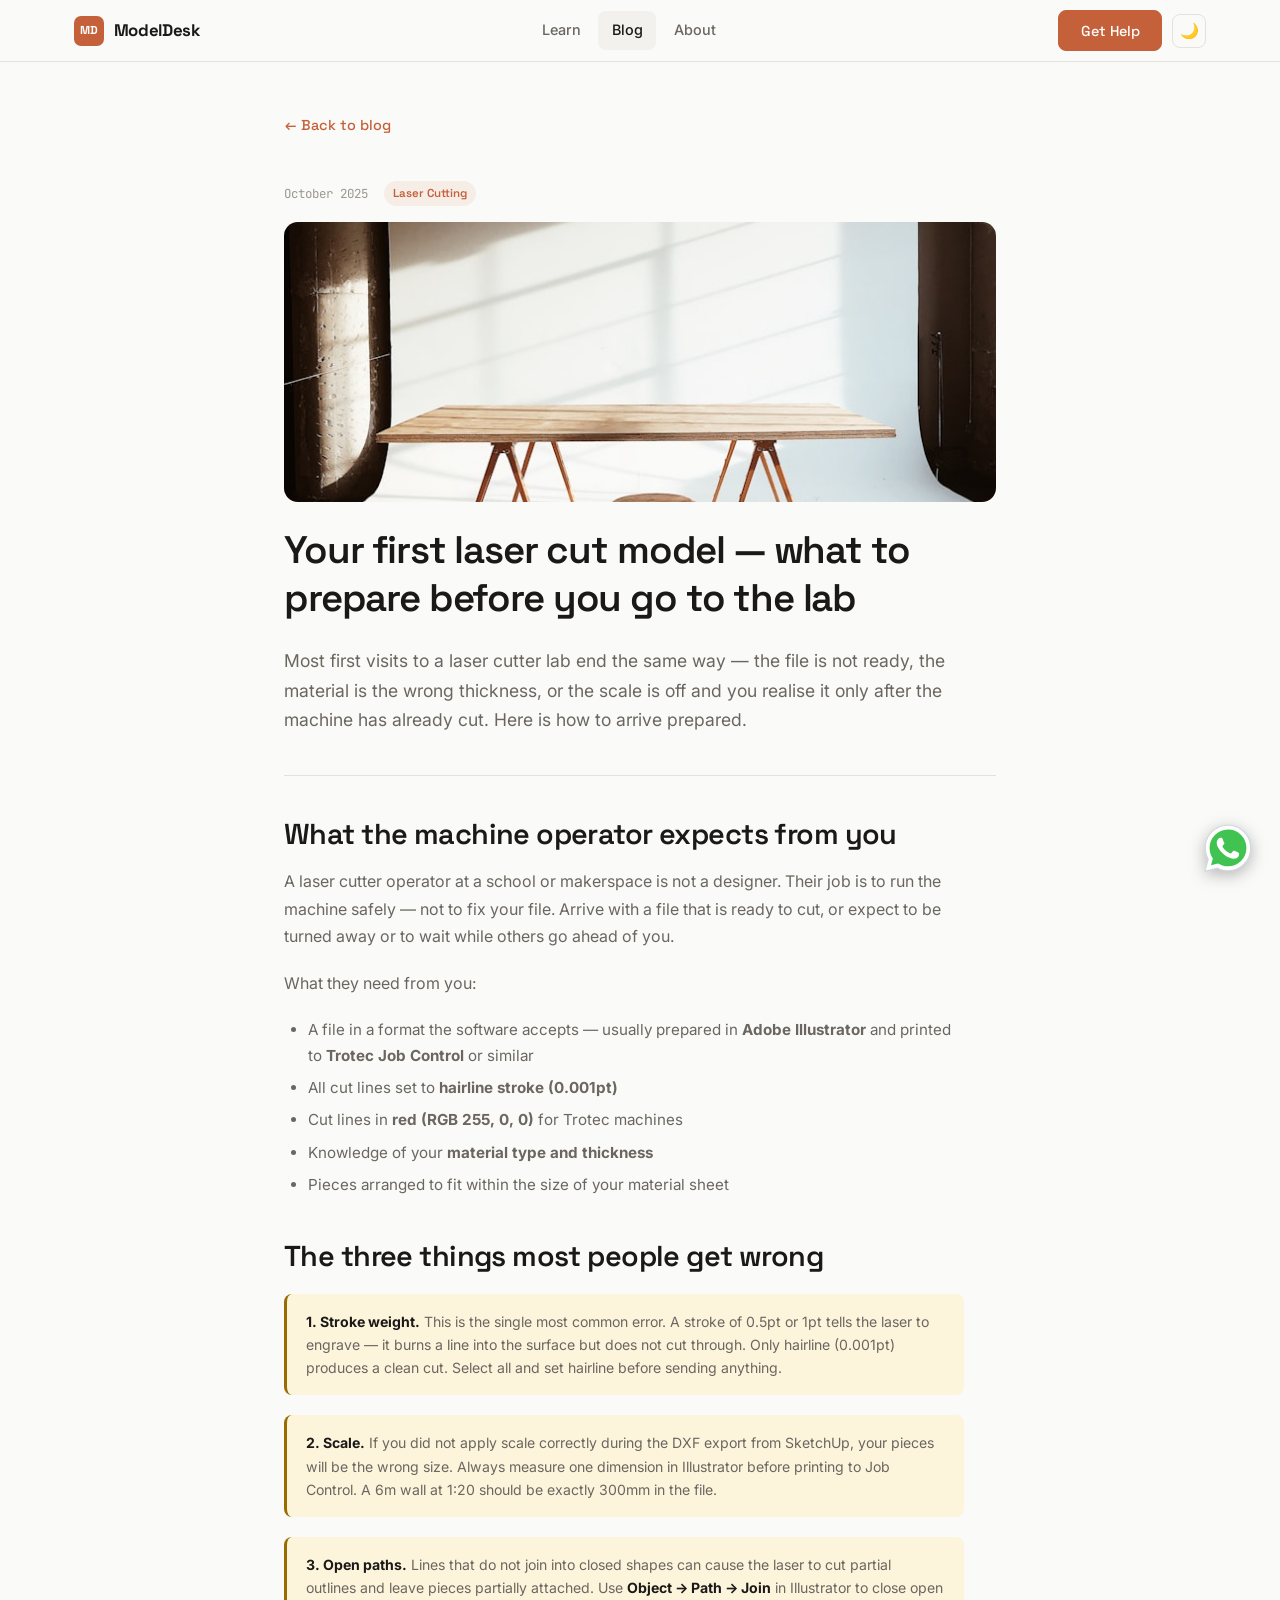
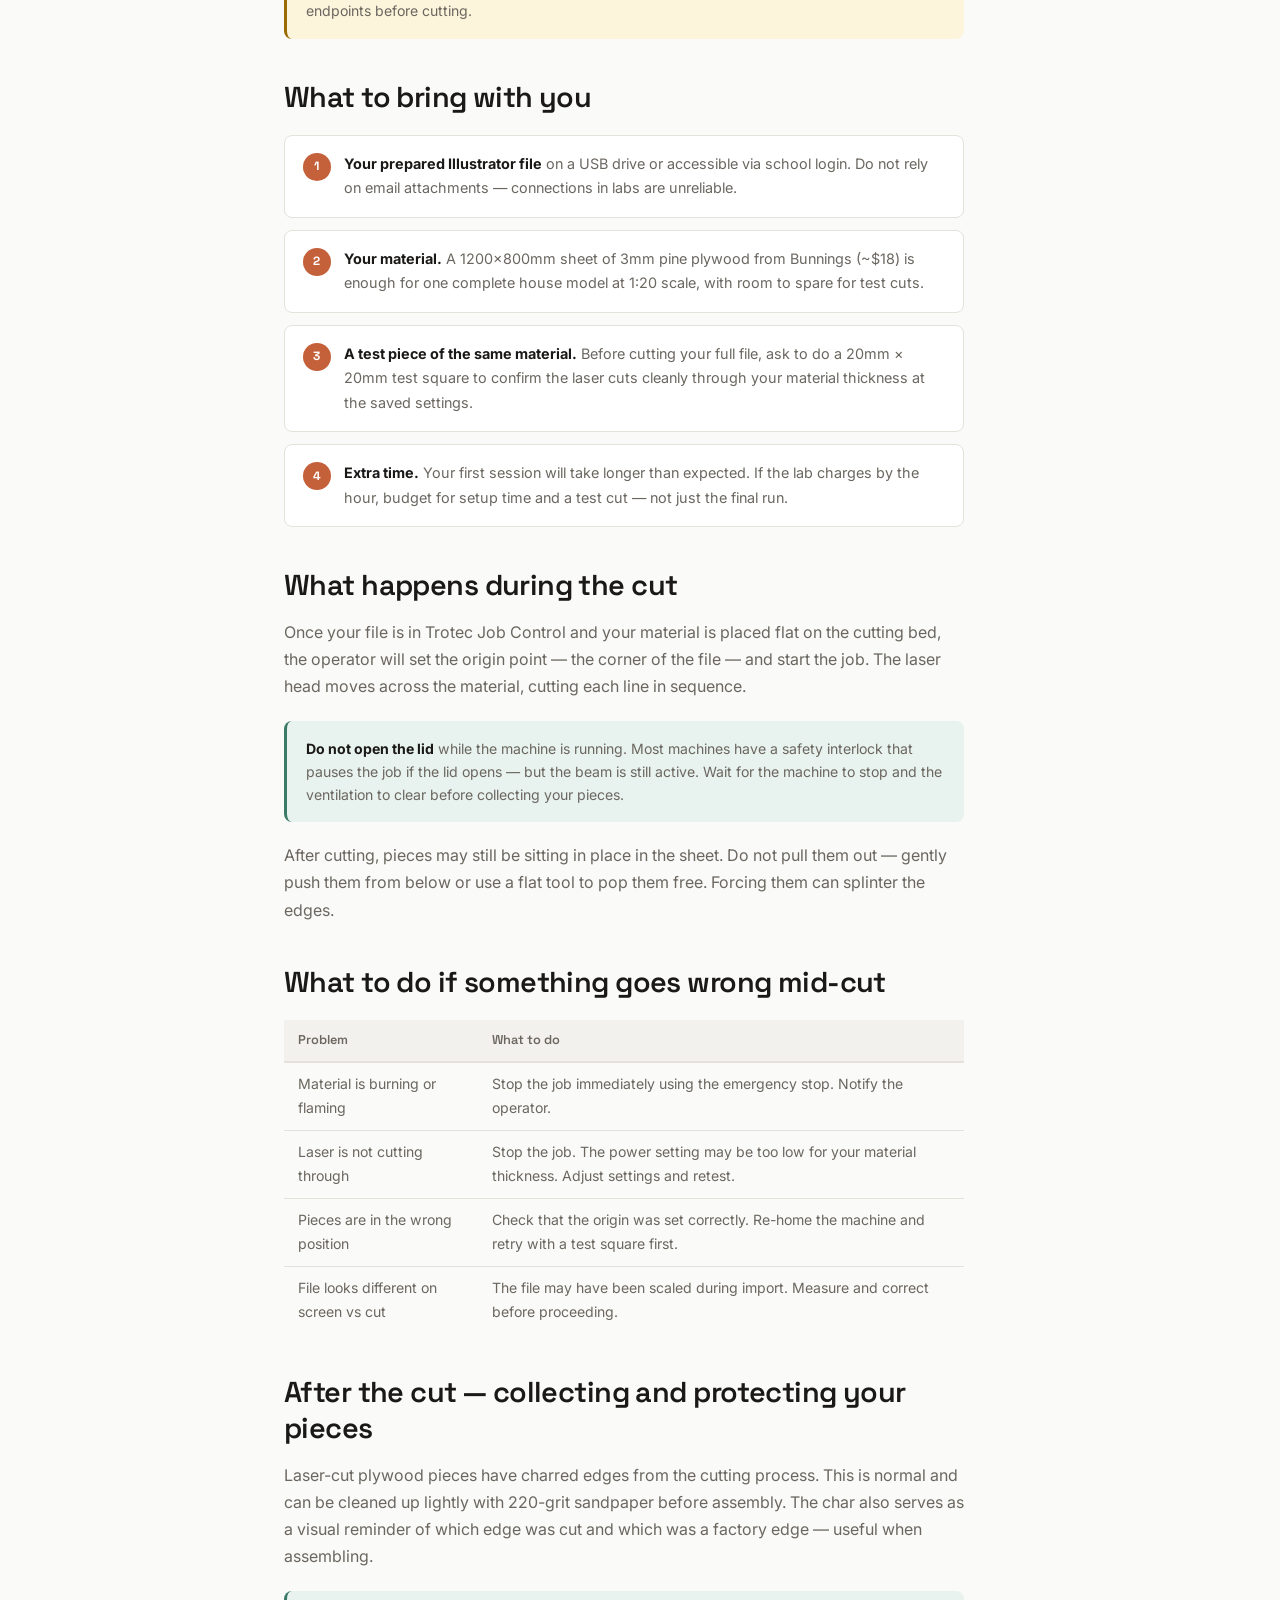
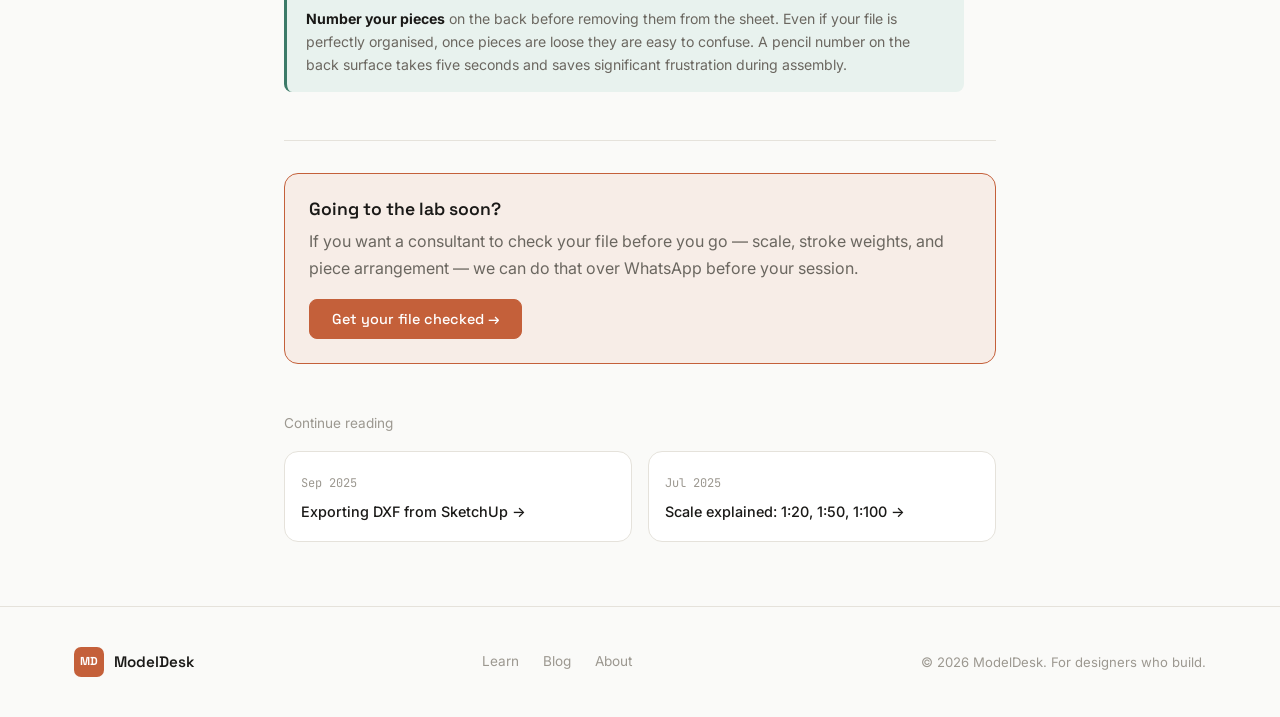
<file: laser-cut-model.html>
<!DOCTYPE html>
<html lang="en" data-theme="light">
<head>
  <meta charset="UTF-8">
  <link rel="icon" type="image/svg+xml" href="favicon.svg">
  <meta name="viewport" content="width=device-width, initial-scale=1.0">
  <title>Your first laser cut model — ModelDesk</title>
  <meta name="description" content="What to prepare before you go to the laser cutter lab — the things nobody tells you in advance.">
  <link rel="preconnect" href="https://fonts.googleapis.com">
  <link href="https://fonts.googleapis.com/css2?family=Space+Grotesk:wght@400;500;600;700&family=Inter:wght@400;500&family=JetBrains+Mono:wght@400;500&display=swap" rel="stylesheet">
  <link rel="stylesheet" href="style.css">
</head>
<body>

<nav class="navbar">
  <div class="nav-inner">
    <a class="nav-brand" href="index.html"><span class="brand-mark">MD</span> ModelDesk</a>
    <div class="nav-links">
      <a href="learn.html">Learn</a>
      <a href="blog.html" class="active">Blog</a>
      <a href="about.html">About</a>
    </div>
    <div class="nav-right">
      <button class="btn btn-primary" onclick="openModal()">Get Help</button>
      <button class="theme-toggle" id="themeToggle">🌙</button>
      <button class="hamburger" id="hamburger">☰</button>
    </div>
  </div>
</nav>
<div class="mobile-menu" id="mobileMenu">
  <a href="index.html">Home</a>
  <a href="learn.html">Learn</a>
  <a href="blog.html">Blog</a>
  <a href="about.html">About</a>
  <div class="mobile-theme-row"><span>Theme</span><button class="mobile-theme-btn" id="mobileThemeToggle">🌙 Dark mode</button></div>
</div>

<div class="container" style="padding-top:2.5rem; padding-bottom:4rem; max-width:760px;">

  <a href="blog.html" class="btn btn-ghost" style="margin-bottom:2rem; display:inline-flex;">← Back to blog</a>

  <div class="post-meta">
    <span class="blog-date">October 2025</span>
    <span class="blog-tag">Laser Cutting</span>
  </div>

  <div style="width:100%;height:280px;border-radius:var(--r-lg);overflow:hidden;margin-bottom:1.5rem;">
    <img src="images/laser-cut-thumb.jpg" alt="Laser cutter in operation" style="width:100%;height:100%;object-fit:cover;">
  </div>

  <h1 style="margin:1rem 0 1.5rem; font-size:clamp(1.6rem,4vw,2.4rem);">Your first laser cut model — what to prepare before you go to the lab</h1>

  <p style="font-size:1.1rem; color:var(--text-secondary); margin-bottom:2.5rem; line-height:1.7;">Most first visits to a laser cutter lab end the same way — the file is not ready, the material is the wrong thickness, or the scale is off and you realise it only after the machine has already cut. Here is how to arrive prepared.</p>

  <hr style="border:none;border-top:1px solid var(--border);margin:2rem 0;">

  <div class="post-content">

    <h2>What the machine operator expects from you</h2>
    <p>A laser cutter operator at a school or makerspace is not a designer. Their job is to run the machine safely — not to fix your file. Arrive with a file that is ready to cut, or expect to be turned away or to wait while others go ahead of you.</p>
    <p>What they need from you:</p>
    <ul>
      <li>A file in a format the software accepts — usually prepared in <strong>Adobe Illustrator</strong> and printed to <strong>Trotec Job Control</strong> or similar</li>
      <li>All cut lines set to <strong>hairline stroke (0.001pt)</strong></li>
      <li>Cut lines in <strong>red (RGB 255, 0, 0)</strong> for Trotec machines</li>
      <li>Knowledge of your <strong>material type and thickness</strong></li>
      <li>Pieces arranged to fit within the size of your material sheet</li>
    </ul>

    <h2>The three things most people get wrong</h2>

    <div class="learn-callout warn">
      <strong>1. Stroke weight.</strong> This is the single most common error. A stroke of 0.5pt or 1pt tells the laser to engrave — it burns a line into the surface but does not cut through. Only hairline (0.001pt) produces a clean cut. Select all and set hairline before sending anything.
    </div>

    <div class="learn-callout warn">
      <strong>2. Scale.</strong> If you did not apply scale correctly during the DXF export from SketchUp, your pieces will be the wrong size. Always measure one dimension in Illustrator before printing to Job Control. A 6m wall at 1:20 should be exactly 300mm in the file.
    </div>

    <div class="learn-callout warn">
      <strong>3. Open paths.</strong> Lines that do not join into closed shapes can cause the laser to cut partial outlines and leave pieces partially attached. Use <strong>Object → Path → Join</strong> in Illustrator to close open endpoints before cutting.
    </div>

    <h2>What to bring with you</h2>
    <div class="learn-steps">
      <div class="learn-step"><div class="step-num">1</div><div><strong>Your prepared Illustrator file</strong> on a USB drive or accessible via school login. Do not rely on email attachments — connections in labs are unreliable.</div></div>
      <div class="learn-step"><div class="step-num">2</div><div><strong>Your material.</strong> A 1200×800mm sheet of 3mm pine plywood from Bunnings (~$18) is enough for one complete house model at 1:20 scale, with room to spare for test cuts.</div></div>
      <div class="learn-step"><div class="step-num">3</div><div><strong>A test piece of the same material.</strong> Before cutting your full file, ask to do a 20mm × 20mm test square to confirm the laser cuts cleanly through your material thickness at the saved settings.</div></div>
      <div class="learn-step"><div class="step-num">4</div><div><strong>Extra time.</strong> Your first session will take longer than expected. If the lab charges by the hour, budget for setup time and a test cut — not just the final run.</div></div>
    </div>

    <h2>What happens during the cut</h2>
    <p>Once your file is in Trotec Job Control and your material is placed flat on the cutting bed, the operator will set the origin point — the corner of the file — and start the job. The laser head moves across the material, cutting each line in sequence.</p>
    <div class="learn-callout good">
      <strong>Do not open the lid</strong> while the machine is running. Most machines have a safety interlock that pauses the job if the lid opens — but the beam is still active. Wait for the machine to stop and the ventilation to clear before collecting your pieces.
    </div>
    <p>After cutting, pieces may still be sitting in place in the sheet. Do not pull them out — gently push them from below or use a flat tool to pop them free. Forcing them can splinter the edges.</p>

    <h2>What to do if something goes wrong mid-cut</h2>
    <table class="learn-table">
      <thead><tr><th>Problem</th><th>What to do</th></tr></thead>
      <tbody>
        <tr><td>Material is burning or flaming</td><td>Stop the job immediately using the emergency stop. Notify the operator.</td></tr>
        <tr><td>Laser is not cutting through</td><td>Stop the job. The power setting may be too low for your material thickness. Adjust settings and retest.</td></tr>
        <tr><td>Pieces are in the wrong position</td><td>Check that the origin was set correctly. Re-home the machine and retry with a test square first.</td></tr>
        <tr><td>File looks different on screen vs cut</td><td>The file may have been scaled during import. Measure and correct before proceeding.</td></tr>
      </tbody>
    </table>

    <h2>After the cut — collecting and protecting your pieces</h2>
    <p>Laser-cut plywood pieces have charred edges from the cutting process. This is normal and can be cleaned up lightly with 220-grit sandpaper before assembly. The char also serves as a visual reminder of which edge was cut and which was a factory edge — useful when assembling.</p>
    <div class="learn-callout good">
      <strong>Number your pieces</strong> on the back before removing them from the sheet. Even if your file is perfectly organised, once pieces are loose they are easy to confuse. A pencil number on the back surface takes five seconds and saves significant frustration during assembly.
    </div>

  </div>

  <hr style="border:none;border-top:1px solid var(--border);margin:3rem 0 2rem;">

  <div style="background:var(--accent-light);border:1px solid var(--accent);border-radius:var(--r-lg);padding:1.5rem;">
    <h3 style="margin-bottom:0.5rem;">Going to the lab soon?</h3>
    <p style="margin-bottom:1rem;">If you want a consultant to check your file before you go — scale, stroke weights, and piece arrangement — we can do that over WhatsApp before your session.</p>
    <button class="btn btn-primary" onclick="openModal()">Get your file checked →</button>
  </div>

  <div style="margin-top:3rem;">
    <p style="font-size:0.85rem;color:var(--text-muted);margin-bottom:1rem;">Continue reading</p>
    <div style="display:grid;grid-template-columns:1fr 1fr;gap:1rem;">
      <a href="dxf-export.html" style="display:block;padding:1rem;background:var(--bg-card);border:1px solid var(--border);border-radius:var(--r-lg);text-decoration:none;" onmouseover="this.style.borderColor='var(--border-hover)'" onmouseout="this.style.borderColor='var(--border)'">
        <span style="font-size:0.75rem;color:var(--text-muted);font-family:var(--font-mono);">Sep 2025</span>
        <p style="font-size:0.9rem;font-weight:500;color:var(--text);margin-top:0.3rem;">Exporting DXF from SketchUp →</p>
      </a>
      <a href="scale-explained.html" style="display:block;padding:1rem;background:var(--bg-card);border:1px solid var(--border);border-radius:var(--r-lg);text-decoration:none;" onmouseover="this.style.borderColor='var(--border-hover)'" onmouseout="this.style.borderColor='var(--border)'">
        <span style="font-size:0.75rem;color:var(--text-muted);font-family:var(--font-mono);">Jul 2025</span>
        <p style="font-size:0.9rem;font-weight:500;color:var(--text);margin-top:0.3rem;">Scale explained: 1:20, 1:50, 1:100 →</p>
      </a>
    </div>
  </div>

</div>

<footer>
  <div class="footer-inner">
    <a class="footer-brand" href="index.html"><span class="brand-mark">MD</span> ModelDesk</a>
    <div class="footer-links">
      <a href="learn.html">Learn</a>
      <a href="blog.html">Blog</a>
      <a href="about.html">About</a>
    </div>
    <span class="footer-copy">© 2026 ModelDesk. For designers who build.</span>
  </div>
</footer>

<div class="modal-overlay" id="signupModal">
  <div class="modal">
    <button class="modal-close" onclick="closeModal()">✕</button>
    <span class="eyebrow">// Free consultation</span>
    <h2>Get help with your project</h2>
    <p>A consultant will reach out on WhatsApp.</p>
    <form class="cta-form" id="modalForm" name="tutor-request-post2" data-netlify="true" netlify-honeypot="bot-field">
      <input type="hidden" name="form-name" value="tutor-request-post2">
      <input type="hidden" name="bot-field" style="display:none">
      <input type="text" name="name" placeholder="Your name" required>
      <input type="tel" name="whatsapp" placeholder="WhatsApp number (e.g. +44 7xx xxx xxx)" required>
      <input type="email" name="email" placeholder="Email address">
      <select name="country" required>
        <option value="">Country</option>
        <option>United States</option>
        <option>United Kingdom</option>
        <option>Canada</option>
        <option>Australia</option>
        <option>New Zealand</option>
        <option>Germany</option>
        <option>France</option>
        <option>Netherlands</option>
        <option>Sweden</option>
        <option>Norway</option>
        <option>Denmark</option>
        <option>Switzerland</option>
        <option>Ireland</option>
        <option>South Africa</option>
        <option>Nigeria</option>
        <option>Ghana</option>
        <option>India</option>
        <option>Singapore</option>
        <option>UAE</option>
        <option>Brazil</option>
        <option>Kenya</option>
        <option>Zimbabwe</option>
        <option>Tanzania</option>
        <option>Uganda</option>
        <option>Other</option>
      </select>
      <input type="text" name="project" placeholder="What are you working on?">
      <button type="submit" class="btn btn-primary">Connect now →</button>
      <p class="form-note">A consultant will message you within a few hours.</p>
    </form>
    <div class="form-success">
      <h3>You're connected ✓</h3>
      <p>Thanks <span class="success-name"></span>! A consultant will reach out on WhatsApp shortly.</p>
    </div>
  </div>
</div>

<script src="script.js"></script>
<script>
  window.openModal = window.openModal || function() {
    document.getElementById('signupModal')?.classList.add('open');
  };
  window.closeModal = window.closeModal || function() {
    document.getElementById('signupModal')?.classList.remove('open');
  };
</script>

<a href="https://wa.me/16296290721?text=Hi%20ModelDesk%2C%20I%20need%20help%20with%20my%20design%20project." class="wa-float" target="_blank" aria-label="Chat on WhatsApp">
  <svg xmlns="http://www.w3.org/2000/svg" x="0px" y="0px" width="100" height="100" viewBox="0 0 48 48"><path fill="#fff" d="M4.9,43.3l2.7-9.8C5.9,30.6,5,27.3,5,24C5,13.5,13.5,5,24,5c5.1,0,9.8,2,13.4,5.6C41,14.2,43,18.9,43,24c0,10.5-8.5,19-19,19c0,0,0,0,0,0h0c-3.2,0-6.3-0.8-9.1-2.3L4.9,43.3z"></path><path fill="#fff" d="M4.9,43.8c-0.1,0-0.3-0.1-0.4-0.1c-0.1-0.1-0.2-0.3-0.1-0.5L7,33.5c-1.6-2.9-2.5-6.2-2.5-9.6C4.5,13.2,13.3,4.5,24,4.5c5.2,0,10.1,2,13.8,5.7c3.7,3.7,5.7,8.6,5.7,13.8c0,10.7-8.7,19.5-19.5,19.5c-3.2,0-6.3-0.8-9.1-2.3L5,43.8C5,43.8,4.9,43.8,4.9,43.8z"></path><path fill="#cfd8dc" d="M24,5c5.1,0,9.8,2,13.4,5.6C41,14.2,43,18.9,43,24c0,10.5-8.5,19-19,19h0c-3.2,0-6.3-0.8-9.1-2.3L4.9,43.3l2.7-9.8C5.9,30.6,5,27.3,5,24C5,13.5,13.5,5,24,5 M24,43L24,43L24,43 M24,43L24,43L24,43 M24,4L24,4C13,4,4,13,4,24c0,3.4,0.8,6.7,2.5,9.6L3.9,43c-0.1,0.3,0,0.7,0.3,1c0.2,0.2,0.4,0.3,0.7,0.3c0.1,0,0.2,0,0.3,0l9.7-2.5c2.8,1.5,6,2.2,9.2,2.2c11,0,20-9,20-20c0-5.3-2.1-10.4-5.8-14.1C34.4,6.1,29.4,4,24,4L24,4z"></path><path fill="#40c351" d="M35.2,12.8c-3-3-6.9-4.6-11.2-4.6C15.3,8.2,8.2,15.3,8.2,24c0,3,0.8,5.9,2.4,8.4L11,33l-1.6,5.8l6-1.6l0.6,0.3c2.4,1.4,5.2,2.2,8,2.2h0c8.7,0,15.8-7.1,15.8-15.8C39.8,19.8,38.2,15.8,35.2,12.8z"></path><path fill="#fff" fill-rule="evenodd" d="M19.3,16c-0.4-0.8-0.7-0.8-1.1-0.8c-0.3,0-0.6,0-0.9,0s-0.8,0.1-1.3,0.6c-0.4,0.5-1.7,1.6-1.7,4s1.7,4.6,1.9,4.9s3.3,5.3,8.1,7.2c4,1.6,4.8,1.3,5.7,1.2c0.9-0.1,2.8-1.1,3.2-2.3c0.4-1.1,0.4-2.1,0.3-2.3c-0.1-0.2-0.4-0.3-0.9-0.6s-2.8-1.4-3.2-1.5c-0.4-0.2-0.8-0.2-1.1,0.2c-0.3,0.5-1.2,1.5-1.5,1.9c-0.3,0.3-0.6,0.4-1,0.1c-0.5-0.2-2-0.7-3.8-2.4c-1.4-1.3-2.4-2.8-2.6-3.3c-0.3-0.5,0-0.7,0.2-1c0.2-0.2,0.5-0.6,0.7-0.8c0.2-0.3,0.3-0.5,0.5-0.8c0.2-0.3,0.1-0.6,0-0.8C20.6,19.3,19.7,17,19.3,16z" clip-rule="evenodd"></path></svg>
</a>
</body>
</html>
</file>
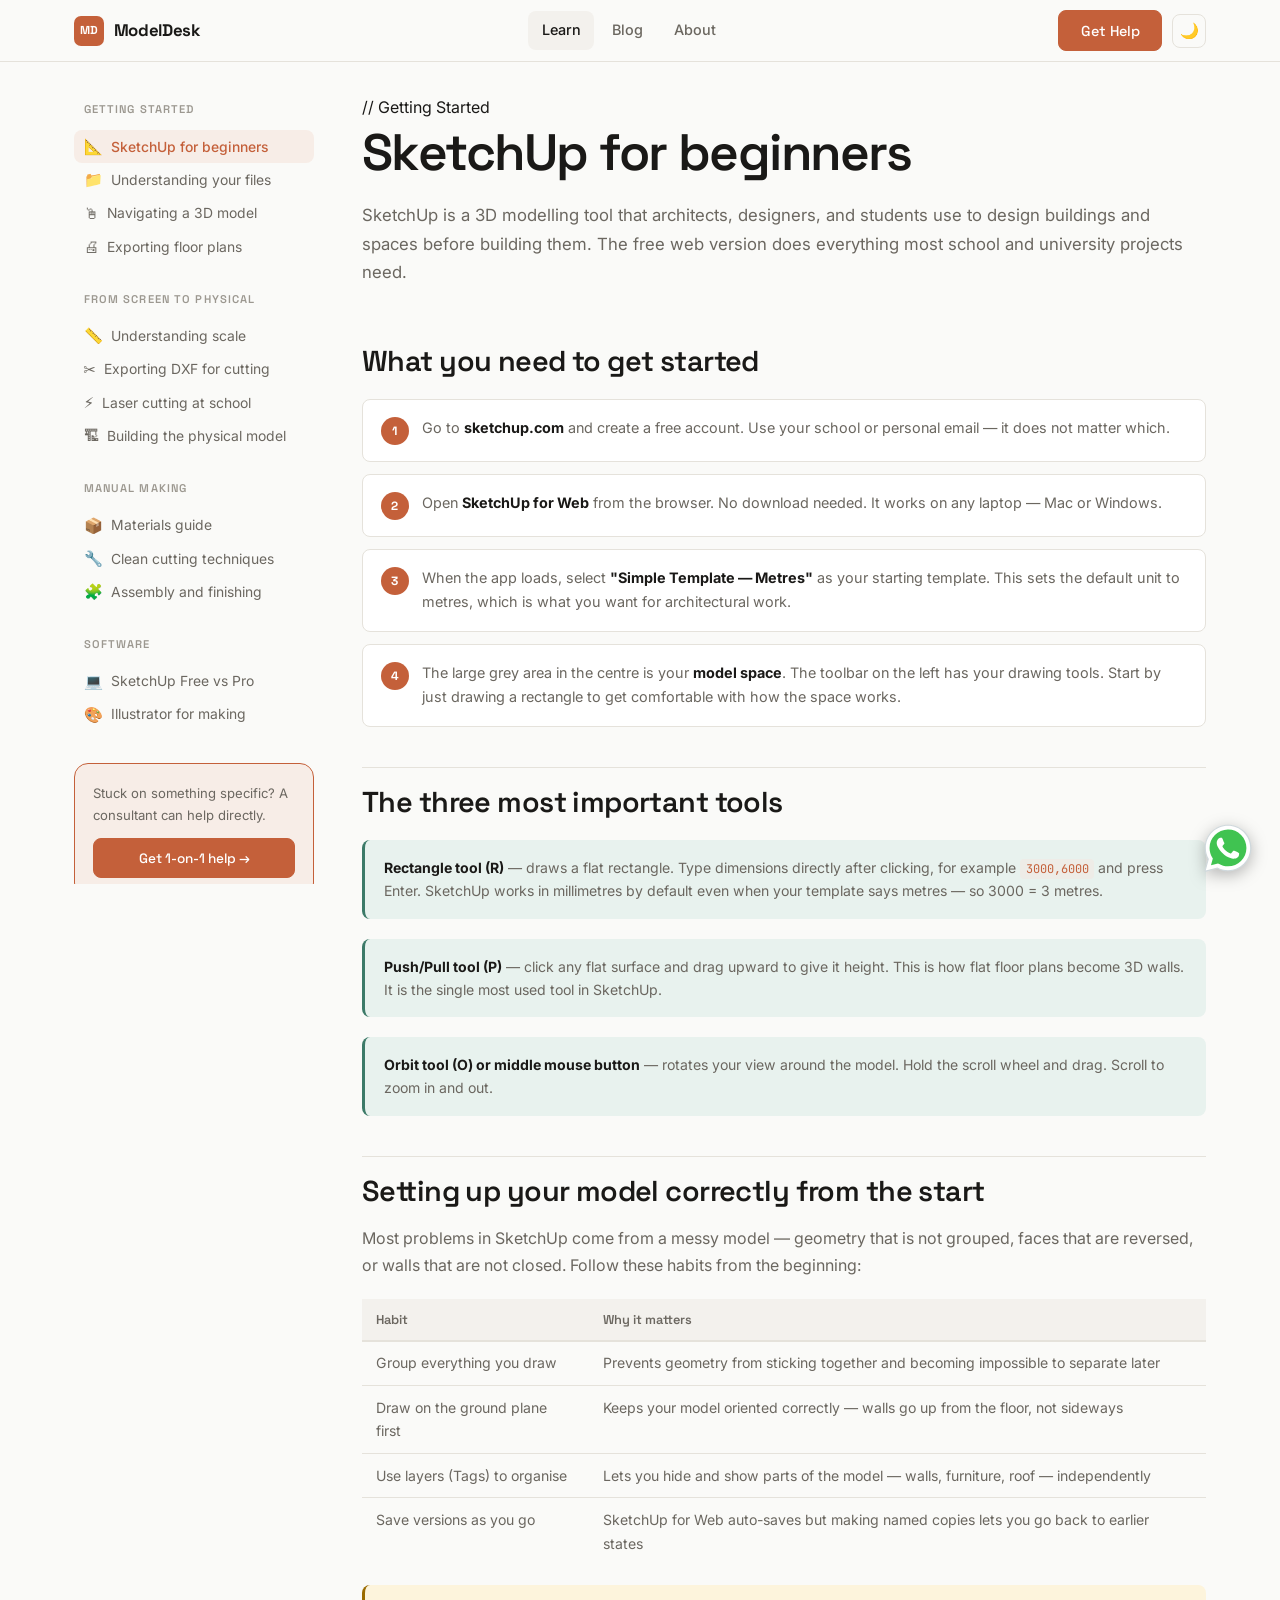
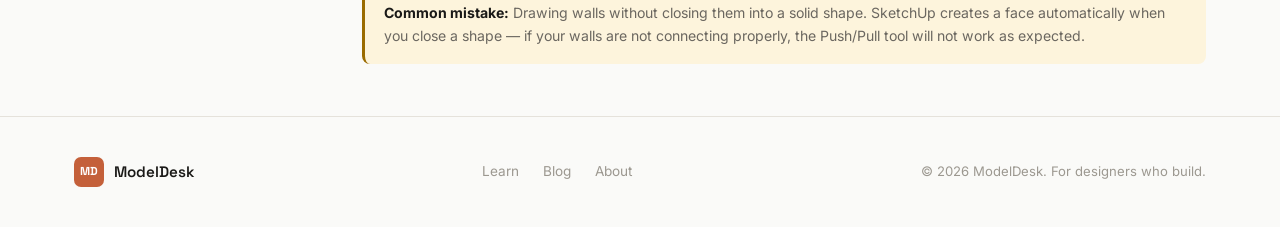
<file: learn.html>
<!DOCTYPE html>
<html lang="en" data-theme="light">
<head>
  <meta charset="UTF-8">
  <link rel="icon" type="image/svg+xml" href="favicon.svg">
  <meta name="viewport" content="width=device-width, initial-scale=1.0">
  <title>Learn — ModelDesk</title>
  <meta name="description" content="Structured guides on SketchUp, DXF export, laser cutting, and physical model making for architecture students and designers.">
  <link rel="preconnect" href="https://fonts.googleapis.com">
  <link href="https://fonts.googleapis.com/css2?family=Space+Grotesk:wght@400;500;600;700&family=Inter:wght@400;500&family=JetBrains+Mono:wght@400;500&display=swap" rel="stylesheet">
  <link rel="stylesheet" href="style.css">
</head>
<body>

<!-- ── NAVBAR ──────────────────────────────────────────────── -->
<nav class="navbar">
  <div class="nav-inner">
    <a class="nav-brand" href="index.html">
      <span class="brand-mark">MD</span>
      ModelDesk
    </a>
    <div class="nav-links">
      <a href="learn.html" class="active">Learn</a>
      <a href="blog.html">Blog</a>
      <a href="about.html">About</a>
    </div>
    <div class="nav-right">
      <button class="btn btn-primary" onclick="openModal()">Get Help</button>
      <button class="theme-toggle" id="themeToggle" title="Toggle theme">🌙</button>
      <button class="hamburger" id="hamburger">☰</button>
    </div>
  </div>
</nav>
<div class="mobile-menu" id="mobileMenu">
  <a href="index.html">Home</a>
  <a href="learn.html">Learn</a>
  <a href="blog.html">Blog</a>
  <a href="about.html">About</a>
  <a href="#" onclick="openModal(); return false;">Get Help</a>
  <div class="mobile-theme-row"><span>Theme</span><button class="mobile-theme-btn" id="mobileThemeToggle">🌙 Dark mode</button></div>
</div>

<!-- ── LEARN LAYOUT ─────────────────────────────────────────── -->
<div class="learn-layout">

  <!-- SIDEBAR -->
  <aside class="learn-sidebar">

    <div class="sidebar-group">Getting Started</div>
    <button type="button" class="sidebar-link active" data-article="sketchup-basics">
      <span class="sidebar-icon">📐</span> SketchUp for beginners
    </button>
    <button type="button" class="sidebar-link" data-article="file-types">
      <span class="sidebar-icon">📁</span> Understanding your files
    </button>
    <button type="button" class="sidebar-link" data-article="navigate">
      <span class="sidebar-icon">🖱</span> Navigating a 3D model
    </button>
    <button type="button" class="sidebar-link" data-article="export-plans">
      <span class="sidebar-icon">🖨</span> Exporting floor plans
    </button>

    <div class="sidebar-group">From Screen to Physical</div>
    <button type="button" class="sidebar-link" data-article="scale">
      <span class="sidebar-icon">📏</span> Understanding scale
    </button>
    <button type="button" class="sidebar-link" data-article="dxf">
      <span class="sidebar-icon">✂️</span> Exporting DXF for cutting
    </button>
    <button type="button" class="sidebar-link" data-article="laser-cutting">
      <span class="sidebar-icon">⚡</span> Laser cutting at school
    </button>
    <button type="button" class="sidebar-link" data-article="build-model">
      <span class="sidebar-icon">🏗</span> Building the physical model
    </button>

    <div class="sidebar-group">Manual Making</div>
    <button type="button" class="sidebar-link" data-article="materials">
      <span class="sidebar-icon">📦</span> Materials guide
    </button>
    <button type="button" class="sidebar-link" data-article="cutting">
      <span class="sidebar-icon">🔧</span> Clean cutting techniques
    </button>
    <button type="button" class="sidebar-link" data-article="assembly">
      <span class="sidebar-icon">🧩</span> Assembly and finishing
    </button>

    <div class="sidebar-group">Software</div>
    <button type="button" class="sidebar-link" data-article="sketchup-versions">
      <span class="sidebar-icon">💻</span> SketchUp Free vs Pro
    </button>
    <button type="button" class="sidebar-link" data-article="illustrator">
      <span class="sidebar-icon">🎨</span> Illustrator for making
    </button>

    <div class="sidebar-cta">
      <p>Stuck on something specific? A consultant can help directly.</p>
      <button class="btn btn-primary" onclick="openModal()">Get 1-on-1 help →</button>
    </div>

  </aside>

  <!-- MAIN CONTENT -->
  <main class="learn-main">

    <!-- ── SKETCHUP BASICS ──────────────────────────────────── -->
    <article class="learn-article active" id="art-sketchup-basics">
      <div class="learn-article-eyebrow">// Getting Started</div>
      <h1>SketchUp for beginners</h1>
      <p>SketchUp is a 3D modelling tool that architects, designers, and students use to design buildings and spaces before building them. The free web version does everything most school and university projects need.</p>

      <h2>What you need to get started</h2>
      <div class="learn-steps">
        <div class="learn-step"><div class="step-num">1</div><div>Go to <strong>sketchup.com</strong> and create a free account. Use your school or personal email — it does not matter which.</div></div>
        <div class="learn-step"><div class="step-num">2</div><div>Open <strong>SketchUp for Web</strong> from the browser. No download needed. It works on any laptop — Mac or Windows.</div></div>
        <div class="learn-step"><div class="step-num">3</div><div>When the app loads, select <strong>"Simple Template — Metres"</strong> as your starting template. This sets the default unit to metres, which is what you want for architectural work.</div></div>
        <div class="learn-step"><div class="step-num">4</div><div>The large grey area in the centre is your <strong>model space</strong>. The toolbar on the left has your drawing tools. Start by just drawing a rectangle to get comfortable with how the space works.</div></div>
      </div>

      <h2>The three most important tools</h2>
      <div class="learn-callout good">
        <strong>Rectangle tool (R)</strong> — draws a flat rectangle. Type dimensions directly after clicking, for example <code>3000,6000</code> and press Enter. SketchUp works in millimetres by default even when your template says metres — so 3000 = 3 metres.
      </div>
      <div class="learn-callout good">
        <strong>Push/Pull tool (P)</strong> — click any flat surface and drag upward to give it height. This is how flat floor plans become 3D walls. It is the single most used tool in SketchUp.
      </div>
      <div class="learn-callout good">
        <strong>Orbit tool (O) or middle mouse button</strong> — rotates your view around the model. Hold the scroll wheel and drag. Scroll to zoom in and out.
      </div>

      <h2>Setting up your model correctly from the start</h2>
      <p>Most problems in SketchUp come from a messy model — geometry that is not grouped, faces that are reversed, or walls that are not closed. Follow these habits from the beginning:</p>
      <table class="learn-table">
        <thead><tr><th>Habit</th><th>Why it matters</th></tr></thead>
        <tbody>
          <tr><td>Group everything you draw</td><td>Prevents geometry from sticking together and becoming impossible to separate later</td></tr>
          <tr><td>Draw on the ground plane first</td><td>Keeps your model oriented correctly — walls go up from the floor, not sideways</td></tr>
          <tr><td>Use layers (Tags) to organise</td><td>Lets you hide and show parts of the model — walls, furniture, roof — independently</td></tr>
          <tr><td>Save versions as you go</td><td>SketchUp for Web auto-saves but making named copies lets you go back to earlier states</td></tr>
        </tbody>
      </table>

      <div class="learn-callout warn">
        <strong>Common mistake:</strong> Drawing walls without closing them into a solid shape. SketchUp creates a face automatically when you close a shape — if your walls are not connecting properly, the Push/Pull tool will not work as expected.
      </div>
    </article>

    <!-- ── FILE TYPES ───────────────────────────────────────── -->
    <article class="learn-article" id="art-file-types">
      <div class="learn-article-eyebrow">// Getting Started</div>
      <h1>Understanding your files</h1>
      <p>When working with 3D design software you will encounter several different file types. Understanding what each one is for prevents a lot of confusion when sharing, printing, or cutting your work.</p>

      <h2>The main file types</h2>
      <table class="learn-table">
        <thead><tr><th>Extension</th><th>What it is</th><th>Opens in</th></tr></thead>
        <tbody>
          <tr><td><code>.skp</code></td><td>SketchUp model file — your full 3D design with materials, layers, and geometry</td><td>SketchUp only</td></tr>
          <tr><td><code>.dxf</code></td><td>Drawing Exchange Format — 2D line drawings used by laser cutters and CNC machines</td><td>Illustrator, AutoCAD, laser cutter software</td></tr>
          <tr><td><code>.dwg</code></td><td>AutoCAD drawing format — similar to DXF but more complex. Used in professional practice</td><td>AutoCAD, Illustrator (with plugin)</td></tr>
          <tr><td><code>.pdf</code></td><td>Portable document — used to share floor plans and presentations. Not editable without special software</td><td>Any PDF reader</td></tr>
          <tr><td><code>.png / .jpg</code></td><td>Image exports of your model views or renders</td><td>Any image viewer</td></tr>
        </tbody>
      </table>

      <h2>The textures folder</h2>
      <div class="learn-callout warn">
        <strong>Important:</strong> When SketchUp saves a model, it sometimes creates a separate folder with the same name ending in <code>.textures</code> — for example <code>house.skp</code> and <code>house.textures</code>. These two must always stay in the same folder together. Moving the <code>.skp</code> file without the textures folder will strip all materials from your model.
      </div>

      <h2>Which file do you need for each task?</h2>
      <div class="learn-callout">
        <strong>To share your 3D model with a tutor or teacher:</strong> send the <code>.skp</code> file and the <code>.textures</code> folder together in a zip.
      </div>
      <div class="learn-callout">
        <strong>To laser cut your model:</strong> you need a <code>.dxf</code> file exported from SketchUp. The <code>.skp</code> file cannot go directly to a laser cutter.
      </div>
      <div class="learn-callout">
        <strong>To show your teacher your work:</strong> open the <code>.skp</code> file in SketchUp for Web and orbit around it. Or export images using <strong>File → Export → 2D Graphic</strong>.
      </div>
    </article>

    <!-- ── NAVIGATE ─────────────────────────────────────────── -->
    <article class="learn-article" id="art-navigate">
      <div class="learn-article-eyebrow">// Getting Started</div>
      <h1>Navigating a 3D model</h1>
      <p>Opening a SketchUp file for the first time can be disorienting — especially if the model is large or the view is inside a wall. These are the controls you need to find your way around.</p>

      <h2>On a laptop or desktop</h2>
      <div class="learn-steps">
        <div class="learn-step"><div class="step-num">1</div><div><strong>Orbit</strong> — hold the scroll wheel (middle mouse button) and drag. This rotates your view around the model.</div></div>
        <div class="learn-step"><div class="step-num">2</div><div><strong>Zoom</strong> — scroll up to zoom in, scroll down to zoom out. If scrolling does not work, click somewhere in the model first.</div></div>
        <div class="learn-step"><div class="step-num">3</div><div><strong>Pan</strong> — hold Shift + scroll wheel and drag to move sideways without rotating.</div></div>
        <div class="learn-step"><div class="step-num">4</div><div><strong>Reset view</strong> — press <code>Shift + Z</code> to zoom to fit the entire model on screen. Use this when you get lost.</div></div>
      </div>

      <h2>On a phone or tablet</h2>
      <div class="learn-callout">
        <strong>One finger drag</strong> — orbits around the model.<br><br>
        <strong>Two finger pinch</strong> — zooms in and out.<br><br>
        <strong>Two finger drag</strong> — pans (moves) the view.
      </div>
      <div class="learn-callout warn">
        <strong>Note:</strong> SketchUp for Web works on mobile browsers but is limited. You can view and orbit models, but drawing and editing is difficult without a mouse. For serious work, use a laptop.
      </div>

      <h2>Standard views</h2>
      <p>Use the Views menu (Camera → Standard Views) to jump to precise views useful for taking screenshots for your portfolio:</p>
      <table class="learn-table">
        <thead><tr><th>View</th><th>Use it for</th></tr></thead>
        <tbody>
          <tr><td>Top</td><td>Floor plan — looking straight down from above</td></tr>
          <tr><td>Front / Back / Left / Right</td><td>Elevation drawings — looking at the building from the side</td></tr>
          <tr><td>Iso</td><td>Isometric view — a 3D corner view that shows the building clearly without distortion</td></tr>
        </tbody>
      </table>
    </article>

    <!-- ── EXPORT PLANS ─────────────────────────────────────── -->
    <article class="learn-article" id="art-export-plans">
      <div class="learn-article-eyebrow">// Getting Started</div>
      <h1>Exporting floor plans from SketchUp</h1>
      <p>To use your SketchUp design in a document, presentation, or portfolio, you need to export it as an image or PDF. Here is how to do that cleanly.</p>

      <h2>Exporting as an image (PNG)</h2>
      <div class="learn-steps">
        <div class="learn-step"><div class="step-num">1</div><div>Set your view to <strong>Top</strong> (Camera → Standard Views → Top) for a floor plan, or Front/Back for an elevation.</div></div>
        <div class="learn-step"><div class="step-num">2</div><div>Turn on <strong>Parallel Projection</strong> (Camera → Parallel Projection). This removes perspective distortion so lines are truly straight — essential for technical drawings.</div></div>
        <div class="learn-step"><div class="step-num">3</div><div>Go to <strong>File → Export → 2D Graphic</strong> and choose PNG. Set the width to at least 3000px for a crisp image.</div></div>
        <div class="learn-step"><div class="step-num">4</div><div>The exported image will have a white or transparent background. You can place it directly into Word, Canva, Affinity Designer, or any layout software.</div></div>
      </div>

      <h2>Showing dimensioned floor plans</h2>
      <div class="learn-callout">
        <strong>SketchUp Free does not have a built-in dimensioning tool</strong> for 2D drawings. The workaround: export the PNG, then add dimension annotations in Canva, Adobe Illustrator, or Affinity Designer on top of the image. For professional dimensioned drawings, SketchUp Pro includes LayOut — but Free is sufficient for most school portfolios.
      </div>
    </article>

    <!-- ── SCALE ─────────────────────────────────────────────── -->
    <article class="learn-article" id="art-scale">
      <div class="learn-article-eyebrow">// From Screen to Physical</div>
      <h1>Understanding scale</h1>
      <p>Scale is the ratio between your drawing or model and the real thing. Get it wrong and your laser cut pieces will not fit together. Get it right and everything snaps into place exactly as designed.</p>

      <h2>What scale ratios mean</h2>
      <table class="learn-table">
        <thead><tr><th>Scale</th><th>What it means</th><th>Example</th></tr></thead>
        <tbody>
          <tr><td><strong>1:1</strong></td><td>Full size — model is the same size as reality</td><td>A tile detail or small component</td></tr>
          <tr><td><strong>1:10</strong></td><td>Model is 10× smaller than real</td><td>A bathroom fixture, detailed wall section</td></tr>
          <tr><td><strong>1:20</strong></td><td>Model is 20× smaller than real</td><td class="good">Most common for student models — a 6m house becomes 30cm</td></tr>
          <tr><td><strong>1:50</strong></td><td>Model is 50× smaller than real</td><td>A small building or apartment layout</td></tr>
          <tr><td><strong>1:100</strong></td><td>Model is 100× smaller than real</td><td>A full house or site overview</td></tr>
          <tr><td><strong>1:200</strong></td><td>Model is 200× smaller than real</td><td>A large building or site plan</td></tr>
        </tbody>
      </table>

      <h2>Calculating dimensions at 1:20</h2>
      <p>To find the model size of any real dimension at 1:20, divide by 20:</p>
      <div class="learn-callout">
        <strong>Formula:</strong> Model size = Real size ÷ Scale factor<br><br>
        6000mm (6m wall) ÷ 20 = <strong>300mm (30cm)</strong><br>
        3000mm (3m wall) ÷ 20 = <strong>150mm (15cm)</strong><br>
        2700mm (ceiling height) ÷ 20 = <strong>135mm (13.5cm)</strong>
      </div>

      <h2>Setting scale in SketchUp for export</h2>
      <div class="learn-steps">
        <div class="learn-step"><div class="step-num">1</div><div>SketchUp models are always built at real size (1:1). You do not model at scale — you model at full size and the scale is applied at export.</div></div>
        <div class="learn-step"><div class="step-num">2</div><div>When exporting a DXF for laser cutting, set the export scale in the export dialog. Select <strong>1:20</strong> to get a file where 1mm in the file = 20mm in reality.</div></div>
        <div class="learn-step"><div class="step-num">3</div><div>Always verify by checking one known dimension in Illustrator after import. If a 6m wall measures 300mm in the file, the scale is correct.</div></div>
      </div>

      <div class="learn-callout warn">
        <strong>Check before cutting:</strong> Open the DXF in Illustrator and measure one wall with the ruler. Confirm it matches your expected scaled dimension before sending to the laser cutter. A scale error discovered after cutting wastes expensive material.
      </div>
    </article>

    <!-- ── DXF ───────────────────────────────────────────────── -->
    <article class="learn-article" id="art-dxf">
      <div class="learn-article-eyebrow">// From Screen to Physical</div>
      <h1>Exporting a DXF from SketchUp</h1>
      <p>A DXF file is a 2D line drawing that laser cutters and CNC machines understand. Getting the export right from SketchUp avoids hours of fixing problems in Illustrator later.</p>

      <h2>What a DXF file contains</h2>
      <div class="learn-callout">
        A DXF is just lines. No fills, no materials, no colours — just the outlines of your walls, windows, and doors projected flat onto a 2D plane. The laser cutter reads each line and cuts along it. This is why the setup has to be exact.
      </div>

      <h2>Exporting from SketchUp step by step</h2>
      <div class="learn-steps">
        <div class="learn-step"><div class="step-num">1</div><div>Set your view to <strong>Top</strong> (Camera → Standard Views → Top) and enable <strong>Parallel Projection</strong> (Camera → Parallel Projection). The view must be perfectly flat — no perspective.</div></div>
        <div class="learn-step"><div class="step-num">2</div><div>Hide any layers you do not want exported — furniture, materials, annotations. Only the geometry you want cut should be visible.</div></div>
        <div class="learn-step"><div class="step-num">3</div><div>Go to <strong>File → Export → CAD Format (.dwg/.dxf)</strong>. Choose <strong>DXF</strong> as the format.</div></div>
        <div class="learn-step"><div class="step-num">4</div><div>In the export options, set the scale. For a 1:20 model, set <strong>In Drawing: 1mm = In Model: 20mm</strong>.</div></div>
        <div class="learn-step"><div class="step-num">5</div><div>Save the file. You will get a <code>.dxf</code> file — this is what you take to the laser cutter.</div></div>
      </div>

      <h2>Fixing the DXF in Illustrator before cutting</h2>
      <p>SketchUp DXF exports often need cleaning up before they are ready to cut:</p>
      <table class="learn-table">
        <thead><tr><th>Problem</th><th>Fix</th></tr></thead>
        <tbody>
          <tr><td>Lines have thick stroke weights</td><td>Select all (Cmd/Ctrl + A), set stroke to <strong>0.001pt (Hairline)</strong></td></tr>
          <tr><td>Lines have fill colours</td><td>Select all, set fill to <strong>None</strong></td></tr>
          <tr><td>Scale is wrong</td><td>Select all, use Object → Transform → Scale to correct it</td></tr>
          <tr><td>Duplicate lines on top of each other</td><td>Select all → Object → Path → Clean Up</td></tr>
          <tr><td>Lines are not joined into closed paths</td><td>Use the Join tool (Cmd/Ctrl + J) to close open ends</td></tr>
        </tbody>
      </table>

      <div class="learn-callout warn">
        <strong>Hairline stroke is critical.</strong> A stroke weight of 0.5pt or 1pt tells the laser cutter to engrave rather than cut. Only hairline (0.001pt) or the specific cut colour in Trotec Job Control will produce a clean cut through the material.
      </div>
    </article>

    <!-- ── LASER CUTTING ────────────────────────────────────── -->
    <article class="learn-article" id="art-laser-cutting">
      <div class="learn-article-eyebrow">// From Screen to Physical</div>
      <h1>Laser cutting at school</h1>
      <p>A laser cutter uses a focused beam of light to cut through thin materials with extreme precision. For scale architectural models, it produces results that would take hours to achieve by hand. Here is how the process works from file to finished cut.</p>

      <h2>What the laser cutter needs from you</h2>
      <div class="learn-callout">
        The laser cutter reads a prepared file — usually sent from <strong>Adobe Illustrator</strong> via <strong>Trotec Job Control</strong> software. It cannot open a SketchUp file. You must go through the DXF export and Illustrator preparation steps before anything can be cut.
      </div>

      <h2>The full process</h2>
      <div class="learn-steps">
        <div class="learn-step"><div class="step-num">1</div><div><strong>Prepare your DXF</strong> — export from SketchUp, open in Illustrator, set all strokes to hairline, remove fills, verify scale.</div></div>
        <div class="learn-step"><div class="step-num">2</div><div><strong>Set cut colours</strong> — Trotec laser cutters use colour to distinguish cut lines from engrave lines. Red (RGB 255,0,0) = cut. Black = engrave. Make all your cut lines red in Illustrator before sending.</div></div>
        <div class="learn-step"><div class="step-num">3</div><div><strong>Place your material</strong> — lay your plywood or boxboard flat on the laser cutter bed. Make sure it is flat — any curve or warp causes the laser to go out of focus and produce a ragged cut.</div></div>
        <div class="learn-step"><div class="step-num">4</div><div><strong>Set material parameters</strong> — in Trotec Job Control, select your material type and thickness. For 3mm pine plywood, a teacher or lab technician will have a saved preset. Ask before guessing.</div></div>
        <div class="learn-step"><div class="step-num">5</div><div><strong>Run a test cut</strong> — always cut a small test piece (a 20mm square) before cutting your full file. Confirms the laser is cutting through cleanly without burning.</div></div>
        <div class="learn-step"><div class="step-num">6</div><div><strong>Cut and collect pieces</strong> — let the machine finish completely before opening. Pieces may stay in position — carefully pop them out with a flat tool. Do not force them.</div></div>
      </div>

      <h2>Materials and what to use them for</h2>
      <table class="learn-table">
        <thead><tr><th>Material</th><th>Thickness</th><th>Best for</th><th>Notes</th></tr></thead>
        <tbody>
          <tr><td>Pine plywood</td><td>3mm</td><td class="good">Walls, floors, structural parts</td><td>Clean cut, strong, looks good natural or painted</td></tr>
          <tr><td>Boxboard / greyboard</td><td>2mm</td><td>Roofs, flat surfaces</td><td>Cheaper than plywood, slightly less rigid</td></tr>
          <tr><td>Clear acetate</td><td>0.5mm</td><td>Windows, glazing</td><td>Laser scores rather than cuts — use low power</td></tr>
          <tr><td>MDF</td><td>3mm</td><td>Base boards</td><td>Cuts cleanly but produces more dust and fumes</td></tr>
          <tr><td>Cardstock / card</td><td>0.3mm</td><td>Fine details, test cuts</td><td>Good for prototyping before cutting expensive material</td></tr>
        </tbody>
      </table>

      <div class="learn-callout warn">
        <strong>Never cut:</strong> PVC, vinyl, or any plastic containing chlorine. These release toxic fumes when laser cut and will damage the machine. If unsure what a material is made of, do not cut it.
      </div>
    </article>

    <!-- ── BUILD MODEL ──────────────────────────────────────── -->
    <article class="learn-article" id="art-build-model">
      <div class="learn-article-eyebrow">// From Screen to Physical</div>
      <h1>Building the physical model</h1>
      <p>Laser cut pieces are precise, but assembling them into a clean model takes care and the right technique. Rushed assembly is where most models go wrong after a perfect cut.</p>

      <h2>What you need</h2>
      <div class="learn-callout">
        <strong>PVA glue</strong> — slow-setting wood glue. Gives you time to adjust before it sets. Use a thin, even layer.<br><br>
        <strong>Masking tape</strong> — holds pieces at right angles while the glue dries. Remove cleanly once set.<br><br>
        <strong>Set square or right-angle tool</strong> — checks that your walls are truly perpendicular.<br><br>
        <strong>Craft knife and cutting mat</strong> — for trimming any pieces that need minor adjustment.
      </div>

      <h2>Assembly sequence</h2>
      <div class="learn-steps">
        <div class="learn-step"><div class="step-num">1</div><div><strong>Dry fit first</strong> — place all pieces together without glue to check they fit. Identify any pieces that need trimming before you commit to glue.</div></div>
        <div class="learn-step"><div class="step-num">2</div><div><strong>Start with the base</strong> — glue the floor/ground plate to your base board first. Let it set fully before adding walls.</div></div>
        <div class="learn-step"><div class="step-num">3</div><div><strong>Build walls in pairs</strong> — glue two opposite walls first, use tape to hold at 90°, let set. Then add the other two walls. This is more stable than trying to hold all four at once.</div></div>
        <div class="learn-step"><div class="step-num">4</div><div><strong>Add internal walls</strong> — once the outer shell is set, slot internal partition walls in. Apply glue to the bottom and side edges that contact other surfaces.</div></div>
        <div class="learn-step"><div class="step-num">5</div><div><strong>Roof last</strong> — the roof goes on after all interior work is done. If it is removable to show the interior, do not glue it — just fit it snugly.</div></div>
      </div>

      <h2>Tips for a clean finish</h2>
      <div class="learn-callout good">
        <strong>Sand the laser-cut edges</strong> lightly with 220-grit sandpaper before gluing. Laser cutting leaves a slight char on the edges — a quick sand gives a cleaner joint and better glue adhesion.
      </div>
      <div class="learn-callout good">
        <strong>Use a pin or toothpick</strong> to apply glue to small pieces and tight joints. Applying PVA directly from the bottle usually results in too much glue and squeeze-out that is hard to clean up.
      </div>
    </article>

    <!-- ── MATERIALS ────────────────────────────────────────── -->
    <article class="learn-article" id="art-materials">
      <div class="learn-article-eyebrow">// Manual Making</div>
      <h1>Materials guide</h1>
      <p>Whether you have access to a laser cutter or not, understanding the properties of modelling materials lets you choose the right one for each part of your model and avoid common problems.</p>

      <h2>The main materials for architectural models</h2>
      <table class="learn-table">
        <thead><tr><th>Material</th><th>Properties</th><th>Best for</th><th>Available at</th></tr></thead>
        <tbody>
          <tr><td><strong>Foam board (forex / foamex)</strong></td><td>Lightweight, easy to cut with a craft knife, clean white surface</td><td class="good">Walls, floors, large flat surfaces — best all-round beginner material</td><td>Art supply stores, online</td></tr>
          <tr><td><strong>Boxboard / greyboard</strong></td><td>Dense card, smooth surface, cuts cleanly with a sharp blade</td><td>Roofs, thin walls, small-scale work</td><td>Art supply stores</td></tr>
          <tr><td><strong>Balsa wood</strong></td><td>Very lightweight, easy to cut and sand, takes paint well</td><td>Structural frames, fine details, furniture</td><td>Hobby and craft stores</td></tr>
          <tr><td><strong>Pine plywood (3mm)</strong></td><td>Strong, realistic wood finish, best used with laser cutter</td><td>High-quality structural models with laser access</td><td>Bunnings, hardware stores</td></tr>
          <tr><td><strong>Card / mount board</strong></td><td>Thin, flexible, cuts with scissors or knife</td><td>Prototyping, test assemblies, quick mock-ups</td><td>Stationery and art stores</td></tr>
          <tr><td><strong>Acetate / transparency film</strong></td><td>Clear rigid plastic sheet</td><td>Windows and glazed surfaces</td><td>Office supply stores</td></tr>
        </tbody>
      </table>

      <h2>Foam board — the essential material</h2>
      <p>Foam board (sold as foamex, forex, or foam core depending on the country) is the standard material for architectural model making when laser cutting is not available. It is what most architecture students around the world start with. Its advantages:</p>
      <div class="learn-callout good">
        <strong>Why foam board works well:</strong><br><br>
        — Cuts cleanly with a sharp craft knife and metal ruler<br>
        — Lightweight enough that models do not need a heavy base<br>
        — White surface photographs well and looks clean in presentations<br>
        — Available in multiple thicknesses (3mm, 5mm, 10mm)<br>
        — Inexpensive compared to wood or acrylic
      </div>
    </article>

    <!-- ── CUTTING ───────────────────────────────────────────── -->
    <article class="learn-article" id="art-cutting">
      <div class="learn-article-eyebrow">// Manual Making</div>
      <h1>Clean cutting techniques</h1>
      <p>The difference between a professional-looking model and an amateur one is almost entirely in the cutting. Clean, straight edges with tight joints make any material look good.</p>

      <h2>The rules of clean cuts</h2>
      <div class="learn-steps">
        <div class="learn-step"><div class="step-num">1</div><div><strong>Always use a metal ruler, never a plastic one.</strong> A sharp blade will climb onto a plastic ruler and cut your fingers. Metal only.</div></div>
        <div class="learn-step"><div class="step-num">2</div><div><strong>Use a fresh blade for every session.</strong> A dull blade tears rather than cuts — it requires more force, which causes the blade to wander off the line. Snap a segment off the blade before starting.</div></div>
        <div class="learn-step"><div class="step-num">3</div><div><strong>Score first, cut through on the second pass.</strong> For foam board: score the top surface on the first pass, then cut fully through on the second. Do not try to cut through in one heavy stroke.</div></div>
        <div class="learn-step"><div class="step-num">4</div><div><strong>Hold the ruler down firmly.</strong> Place two or three fingers along the length of the ruler, pressing down firmly. The ruler should not move at all during the cut.</div></div>
        <div class="learn-step"><div class="step-num">5</div><div><strong>Cut on a proper cutting mat.</strong> A self-healing cutting mat protects the table and gives the blade a clean surface to finish against. The floor or a wooden board will produce rough cuts.</div></div>
      </div>

      <h2>Mitre joints vs butt joints</h2>
      <table class="learn-table">
        <thead><tr><th>Joint type</th><th>How to cut</th><th>Best for</th></tr></thead>
        <tbody>
          <tr><td><strong>Butt joint</strong></td><td>Straight 90° cut. One piece butts flat against the end of another</td><td class="good">Beginners — simple, quick, strong enough for most models</td></tr>
          <tr><td><strong>Mitre joint</strong></td><td>Both pieces cut at 45°. Join at a corner to hide both edges</td><td>High-quality presentation models where the edge of the material should not show</td></tr>
        </tbody>
      </table>
    </article>

    <!-- ── ASSEMBLY ──────────────────────────────────────────── -->
    <article class="learn-article" id="art-assembly">
      <div class="learn-article-eyebrow">// Manual Making</div>
      <h1>Assembly and finishing</h1>
      <p>A well-assembled model holds together cleanly, sits flat, and looks intentional. These techniques apply whether you are working with laser-cut plywood or hand-cut foam board.</p>

      <h2>Glue selection</h2>
      <table class="learn-table">
        <thead><tr><th>Glue</th><th>Sets in</th><th>Best for</th><th>Avoid for</th></tr></thead>
        <tbody>
          <tr><td><strong>PVA (wood glue)</strong></td><td>30–60 min</td><td class="good">Wood, card, foam board — best all-round choice</td><td>Acetate / plastic</td></tr>
          <tr><td><strong>UHU / contact cement</strong></td><td>Instant</td><td>Foam board, quick fixes</td><td>Large surfaces — bonds instantly, no adjustment</td></tr>
          <tr><td><strong>Super glue (CA glue)</strong></td><td>Seconds</td><td>Small wood joints, fine details</td><td>Foam — dissolves it</td></tr>
          <tr><td><strong>Double-sided tape</strong></td><td>Instant</td><td>Flat overlapping surfaces, acetate</td><td>Structural joints under any load</td></tr>
        </tbody>
      </table>

      <h2>Presenting the model</h2>
      <div class="learn-callout good">
        <strong>Mount on a base board.</strong> A 5mm thick black or white foam board base makes any model look more considered. Cut it 20–30mm larger than the model footprint on each side.
      </div>
      <div class="learn-callout good">
        <strong>Label the scale.</strong> A small printed label on the base board reading the scale (e.g. <em>1:20</em>) tells the viewer exactly how to read the model.
      </div>
      <div class="learn-callout good">
        <strong>Photograph from the corner, slightly above.</strong> An isometric-style photograph — from a corner at eye height to a small person — is the most readable view for an architectural model.
      </div>
    </article>

    <!-- ── SKETCHUP VERSIONS ─────────────────────────────────── -->
    <article class="learn-article" id="art-sketchup-versions">
      <div class="learn-article-eyebrow">// Software</div>
      <h1>SketchUp Free vs Pro — what you actually need</h1>
      <p>SketchUp has several versions with different capabilities and price points. For most students and early-career designers, the free version does everything needed.</p>

      <table class="learn-table">
        <thead><tr><th>Feature</th><th>Free (Web)</th><th>Pro (Desktop)</th></tr></thead>
        <tbody>
          <tr><td>3D modelling</td><td class="good">Full access</td><td class="good">Full access</td></tr>
          <tr><td>3D Warehouse downloads</td><td class="good">Full access</td><td class="good">Full access</td></tr>
          <tr><td>DXF export</td><td class="good">Yes</td><td class="good">Yes</td></tr>
          <tr><td>LayOut (2D drawings)</td><td class="bad">No</td><td class="good">Yes</td></tr>
          <tr><td>Works offline</td><td class="bad">No — browser only</td><td class="good">Yes</td></tr>
          <tr><td>Import DXF/DWG</td><td class="bad">No</td><td class="good">Yes</td></tr>
          <tr><td>Cost</td><td class="good">Free</td><td class="bad">~$350/year</td></tr>
        </tbody>
      </table>

      <div class="learn-callout good">
        <strong>Recommendation for students:</strong> Start with Free. It handles everything in this learning hub — 3D modelling, DXF export, and floor plan export. Upgrade to Pro only if your course specifically requires LayOut for dimensioned drawings, or if you need to work offline.
      </div>
    </article>

    <!-- ── ILLUSTRATOR ──────────────────────────────────────── -->
    <article class="learn-article" id="art-illustrator">
      <div class="learn-article-eyebrow">// Software</div>
      <h1>Adobe Illustrator for laser cutting</h1>
      <p>Illustrator is the bridge between your SketchUp design and the laser cutter. You do not need to know how to design in Illustrator — you just need to know how to prepare a DXF file for cutting.</p>

      <h2>Opening a DXF in Illustrator</h2>
      <div class="learn-steps">
        <div class="learn-step"><div class="step-num">1</div><div>Open Illustrator. Go to <strong>File → Open</strong> and select your <code>.dxf</code> file. An import dialog will appear.</div></div>
        <div class="learn-step"><div class="step-num">2</div><div>In the import dialog, set the scale to <strong>1:1</strong> — you have already applied the scale during the SketchUp export. Do not scale again here.</div></div>
        <div class="learn-step"><div class="step-num">3</div><div>The file opens as a series of paths. You will likely see the geometry is very small in the centre of the canvas. Press <strong>Cmd/Ctrl + Shift + H</strong> to fit the artboard to the content.</div></div>
      </div>

      <h2>Preparing the file for cutting</h2>
      <div class="learn-steps">
        <div class="learn-step"><div class="step-num">1</div><div><strong>Select all</strong> (Cmd/Ctrl + A). In the stroke panel, set stroke to <strong>0.001pt</strong> (hairline). This tells the laser cutter to cut, not engrave.</div></div>
        <div class="learn-step"><div class="step-num">2</div><div><strong>Remove all fills.</strong> With everything selected, click the fill swatch at the bottom left of the toolbar and set it to None (the white square with red diagonal line).</div></div>
        <div class="learn-step"><div class="step-num">3</div><div><strong>Set cut colour to red.</strong> For Trotec machines: select all cut lines, set stroke colour to exact RGB red (R:255, G:0, B:0). Engrave lines stay black.</div></div>
        <div class="learn-step"><div class="step-num">4</div><div><strong>Print to Trotec Job Control.</strong> Go to File → Print, choose the Trotec laser cutter as the printer. Job Control will open with your file queued.</div></div>
      </div>

      <div class="learn-callout warn">
        <strong>No Illustrator access?</strong> Affinity by Canva is a strong alternative for DXF files and laser-cutting workflows. It is free for individuals and the workflow is very similar to Illustrator.
      </div>
    </article>

  </main>
</div>

<!-- ── FOOTER ───────────────────────────────────────────────── -->
<footer>
  <div class="footer-inner">
    <a class="footer-brand" href="index.html">
      <span class="brand-mark">MD</span>
      ModelDesk
    </a>
    <div class="footer-links">
      <a href="learn.html">Learn</a>
      <a href="blog.html">Blog</a>
      <a href="about.html">About</a>
    </div>
    <span class="footer-copy">© 2026 ModelDesk. For designers who build.</span>
  </div>
</footer>

<!-- ── MODAL ────────────────────────────────────────────────── -->
<div class="modal-overlay" id="signupModal">
  <div class="modal">
    <button class="modal-close" onclick="closeModal()">✕</button>
    <span class="eyebrow">// Free consultation</span>
    <h2>Get help with your project</h2>
    <p>Message us directly on WhatsApp or leave your number and we will reach out.</p>
    <a href="https://wa.me/16296290721?text=Hi%20ModelDesk%2C%20I%20need%20help%20with%20my%20design%20project." target="_blank" style="display:flex;align-items:center;justify-content:center;gap:0.5rem;width:100%;padding:0.85rem;background:#25D366;color:#fff;border-radius:var(--r);font-weight:600;font-family:var(--font-heading);font-size:0.95rem;text-decoration:none;margin-bottom:1rem;">
      <svg xmlns="http://www.w3.org/2000/svg" x="0px" y="0px" width="100" height="100" viewBox="0 0 48 48"><path fill="#fff" d="M4.9,43.3l2.7-9.8C5.9,30.6,5,27.3,5,24C5,13.5,13.5,5,24,5c5.1,0,9.8,2,13.4,5.6C41,14.2,43,18.9,43,24c0,10.5-8.5,19-19,19c0,0,0,0,0,0h0c-3.2,0-6.3-0.8-9.1-2.3L4.9,43.3z"></path><path fill="#fff" d="M4.9,43.8c-0.1,0-0.3-0.1-0.4-0.1c-0.1-0.1-0.2-0.3-0.1-0.5L7,33.5c-1.6-2.9-2.5-6.2-2.5-9.6C4.5,13.2,13.3,4.5,24,4.5c5.2,0,10.1,2,13.8,5.7c3.7,3.7,5.7,8.6,5.7,13.8c0,10.7-8.7,19.5-19.5,19.5c-3.2,0-6.3-0.8-9.1-2.3L5,43.8C5,43.8,4.9,43.8,4.9,43.8z"></path><path fill="#cfd8dc" d="M24,5c5.1,0,9.8,2,13.4,5.6C41,14.2,43,18.9,43,24c0,10.5-8.5,19-19,19h0c-3.2,0-6.3-0.8-9.1-2.3L4.9,43.3l2.7-9.8C5.9,30.6,5,27.3,5,24C5,13.5,13.5,5,24,5 M24,43L24,43L24,43 M24,43L24,43L24,43 M24,4L24,4C13,4,4,13,4,24c0,3.4,0.8,6.7,2.5,9.6L3.9,43c-0.1,0.3,0,0.7,0.3,1c0.2,0.2,0.4,0.3,0.7,0.3c0.1,0,0.2,0,0.3,0l9.7-2.5c2.8,1.5,6,2.2,9.2,2.2c11,0,20-9,20-20c0-5.3-2.1-10.4-5.8-14.1C34.4,6.1,29.4,4,24,4L24,4z"></path><path fill="#40c351" d="M35.2,12.8c-3-3-6.9-4.6-11.2-4.6C15.3,8.2,8.2,15.3,8.2,24c0,3,0.8,5.9,2.4,8.4L11,33l-1.6,5.8l6-1.6l0.6,0.3c2.4,1.4,5.2,2.2,8,2.2h0c8.7,0,15.8-7.1,15.8-15.8C39.8,19.8,38.2,15.8,35.2,12.8z"></path><path fill="#fff" fill-rule="evenodd" d="M19.3,16c-0.4-0.8-0.7-0.8-1.1-0.8c-0.3,0-0.6,0-0.9,0s-0.8,0.1-1.3,0.6c-0.4,0.5-1.7,1.6-1.7,4s1.7,4.6,1.9,4.9s3.3,5.3,8.1,7.2c4,1.6,4.8,1.3,5.7,1.2c0.9-0.1,2.8-1.1,3.2-2.3c0.4-1.1,0.4-2.1,0.3-2.3c-0.1-0.2-0.4-0.3-0.9-0.6s-2.8-1.4-3.2-1.5c-0.4-0.2-0.8-0.2-1.1,0.2c-0.3,0.5-1.2,1.5-1.5,1.9c-0.3,0.3-0.6,0.4-1,0.1c-0.5-0.2-2-0.7-3.8-2.4c-1.4-1.3-2.4-2.8-2.6-3.3c-0.3-0.5,0-0.7,0.2-1c0.2-0.2,0.5-0.6,0.7-0.8c0.2-0.3,0.3-0.5,0.5-0.8c0.2-0.3,0.1-0.6,0-0.8C20.6,19.3,19.7,17,19.3,16z" clip-rule="evenodd"></path></svg>
      Message on WhatsApp
    </a>
    <div style="text-align:center;font-size:0.8rem;color:var(--text-muted);margin-bottom:1rem;">or leave your number</div>
    <form class="cta-form" id="modalForm" name="modal-lead" data-netlify="true" netlify-honeypot="bot-field">
      <input type="hidden" name="form-name" value="modal-lead">
      <input type="hidden" name="bot-field" style="display:none">
      <input type="text" name="name" placeholder="Your name" required>
      <input type="tel" name="whatsapp" placeholder="WhatsApp number (e.g. +44 7xx xxx xxx)" required>
      <select name="country" required>
        <option value="">Country</option>
        <option>United States</option>
        <option>United Kingdom</option>
        <option>Canada</option>
        <option>Australia</option>
        <option>New Zealand</option>
        <option>Germany</option>
        <option>France</option>
        <option>Netherlands</option>
        <option>Sweden</option>
        <option>Norway</option>
        <option>Denmark</option>
        <option>Switzerland</option>
        <option>Ireland</option>
        <option>South Africa</option>
        <option>Nigeria</option>
        <option>Ghana</option>
        <option>India</option>
        <option>Singapore</option>
        <option>UAE</option>
        <option>Brazil</option>
        <option>Kenya</option>
        <option>Zimbabwe</option>
        <option>Tanzania</option>
        <option>Uganda</option>
        <option>Other</option>
      </select>
      <input type="text" name="project" placeholder="What are you working on?">
      <button type="submit" class="btn btn-primary" style="width:100%;justify-content:center;">Send my number →</button>
      <p class="form-note">A consultant will message you on WhatsApp within a few hours.</p>
    </form>
    <div class="form-success">
      <h3>Got it ✓</h3>
      <p>Thanks <span class="success-name"></span>! A consultant will reach out on WhatsApp shortly.</p>
    </div>
  </div>
</div>

<script src="script.js"></script>
<script>
  window.openModal = window.openModal || function() {
    document.getElementById('signupModal')?.classList.add('open');
  };
  window.closeModal = window.closeModal || function() {
    document.getElementById('signupModal')?.classList.remove('open');
  };
</script>

<a href="https://wa.me/16296290721?text=Hi%20ModelDesk%2C%20I%20need%20help%20with%20my%20design%20project." class="wa-float" target="_blank" aria-label="Chat on WhatsApp">
  <svg xmlns="http://www.w3.org/2000/svg" x="0px" y="0px" width="100" height="100" viewBox="0 0 48 48"><path fill="#fff" d="M4.9,43.3l2.7-9.8C5.9,30.6,5,27.3,5,24C5,13.5,13.5,5,24,5c5.1,0,9.8,2,13.4,5.6C41,14.2,43,18.9,43,24c0,10.5-8.5,19-19,19c0,0,0,0,0,0h0c-3.2,0-6.3-0.8-9.1-2.3L4.9,43.3z"></path><path fill="#fff" d="M4.9,43.8c-0.1,0-0.3-0.1-0.4-0.1c-0.1-0.1-0.2-0.3-0.1-0.5L7,33.5c-1.6-2.9-2.5-6.2-2.5-9.6C4.5,13.2,13.3,4.5,24,4.5c5.2,0,10.1,2,13.8,5.7c3.7,3.7,5.7,8.6,5.7,13.8c0,10.7-8.7,19.5-19.5,19.5c-3.2,0-6.3-0.8-9.1-2.3L5,43.8C5,43.8,4.9,43.8,4.9,43.8z"></path><path fill="#cfd8dc" d="M24,5c5.1,0,9.8,2,13.4,5.6C41,14.2,43,18.9,43,24c0,10.5-8.5,19-19,19h0c-3.2,0-6.3-0.8-9.1-2.3L4.9,43.3l2.7-9.8C5.9,30.6,5,27.3,5,24C5,13.5,13.5,5,24,5 M24,43L24,43L24,43 M24,43L24,43L24,43 M24,4L24,4C13,4,4,13,4,24c0,3.4,0.8,6.7,2.5,9.6L3.9,43c-0.1,0.3,0,0.7,0.3,1c0.2,0.2,0.4,0.3,0.7,0.3c0.1,0,0.2,0,0.3,0l9.7-2.5c2.8,1.5,6,2.2,9.2,2.2c11,0,20-9,20-20c0-5.3-2.1-10.4-5.8-14.1C34.4,6.1,29.4,4,24,4L24,4z"></path><path fill="#40c351" d="M35.2,12.8c-3-3-6.9-4.6-11.2-4.6C15.3,8.2,8.2,15.3,8.2,24c0,3,0.8,5.9,2.4,8.4L11,33l-1.6,5.8l6-1.6l0.6,0.3c2.4,1.4,5.2,2.2,8,2.2h0c8.7,0,15.8-7.1,15.8-15.8C39.8,19.8,38.2,15.8,35.2,12.8z"></path><path fill="#fff" fill-rule="evenodd" d="M19.3,16c-0.4-0.8-0.7-0.8-1.1-0.8c-0.3,0-0.6,0-0.9,0s-0.8,0.1-1.3,0.6c-0.4,0.5-1.7,1.6-1.7,4s1.7,4.6,1.9,4.9s3.3,5.3,8.1,7.2c4,1.6,4.8,1.3,5.7,1.2c0.9-0.1,2.8-1.1,3.2-2.3c0.4-1.1,0.4-2.1,0.3-2.3c-0.1-0.2-0.4-0.3-0.9-0.6s-2.8-1.4-3.2-1.5c-0.4-0.2-0.8-0.2-1.1,0.2c-0.3,0.5-1.2,1.5-1.5,1.9c-0.3,0.3-0.6,0.4-1,0.1c-0.5-0.2-2-0.7-3.8-2.4c-1.4-1.3-2.4-2.8-2.6-3.3c-0.3-0.5,0-0.7,0.2-1c0.2-0.2,0.5-0.6,0.7-0.8c0.2-0.3,0.3-0.5,0.5-0.8c0.2-0.3,0.1-0.6,0-0.8C20.6,19.3,19.7,17,19.3,16z" clip-rule="evenodd"></path></svg>
</a>
</body>
</html>
</file>
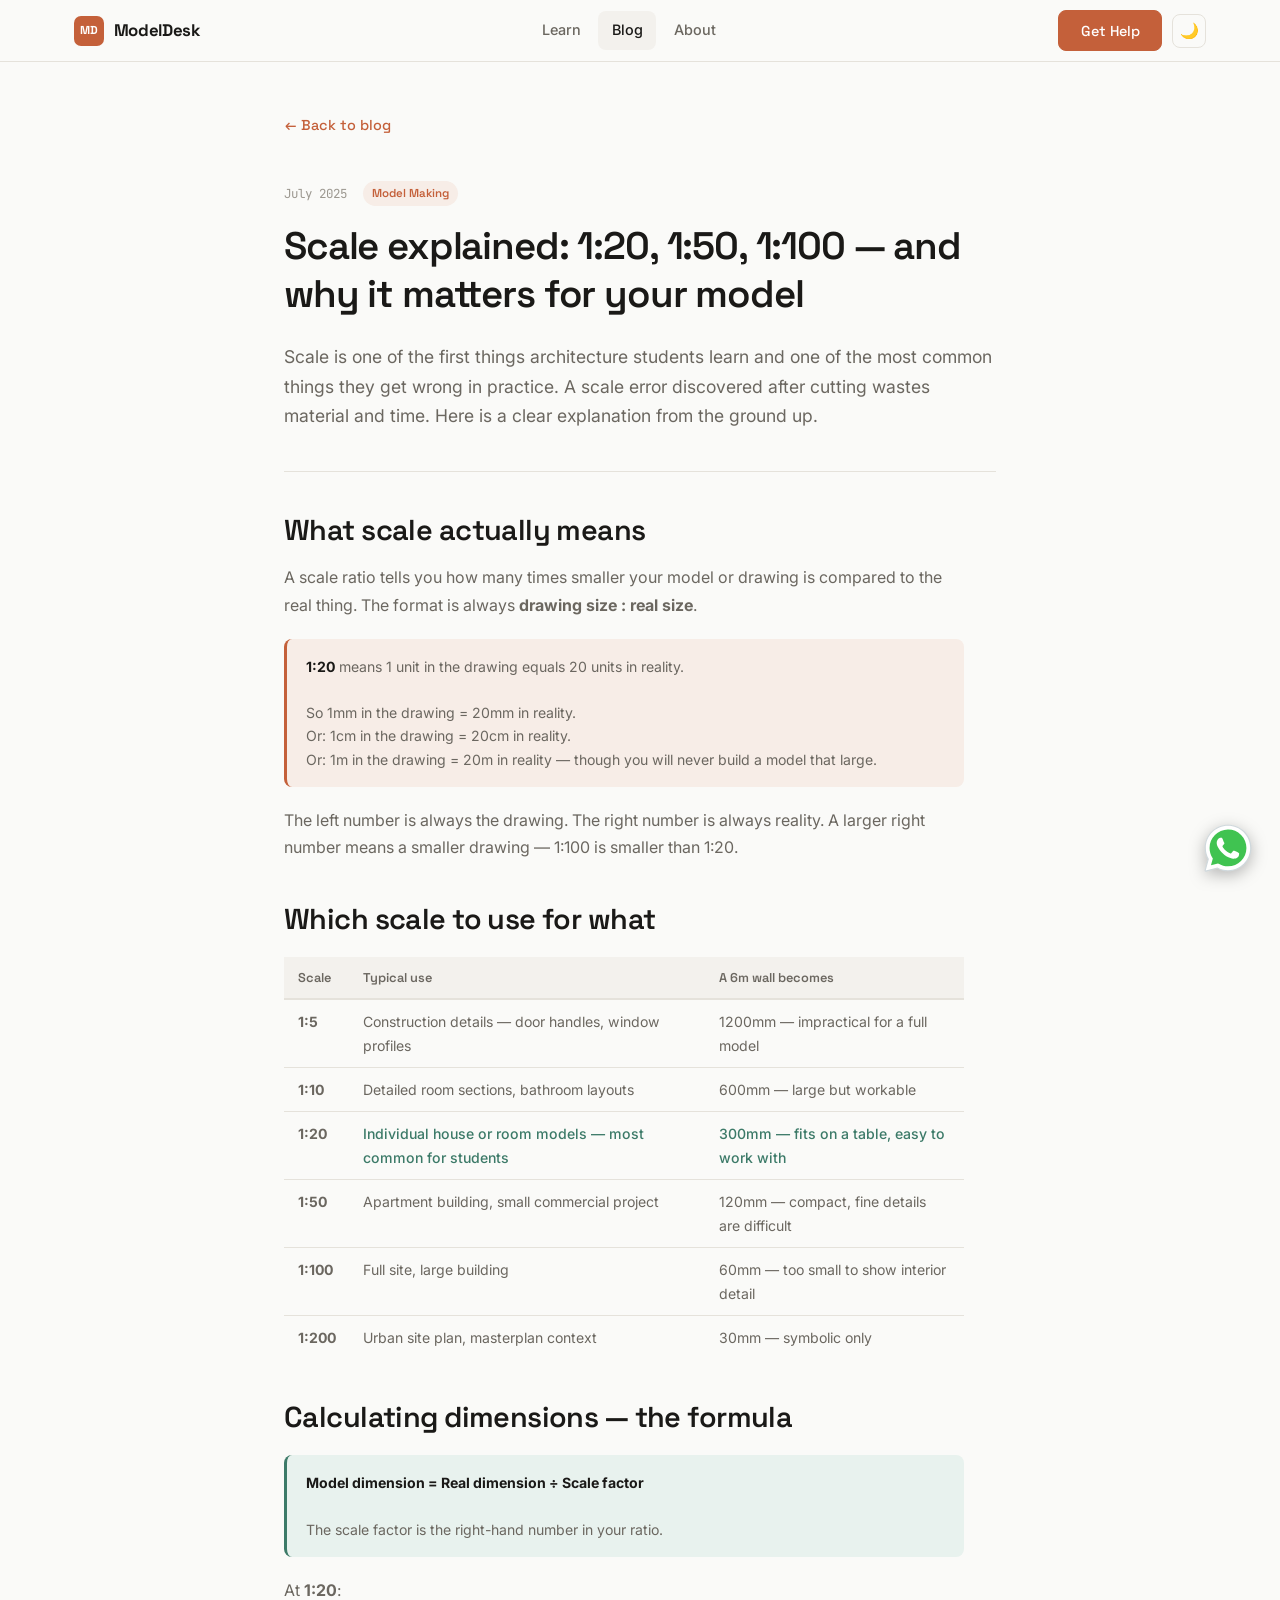
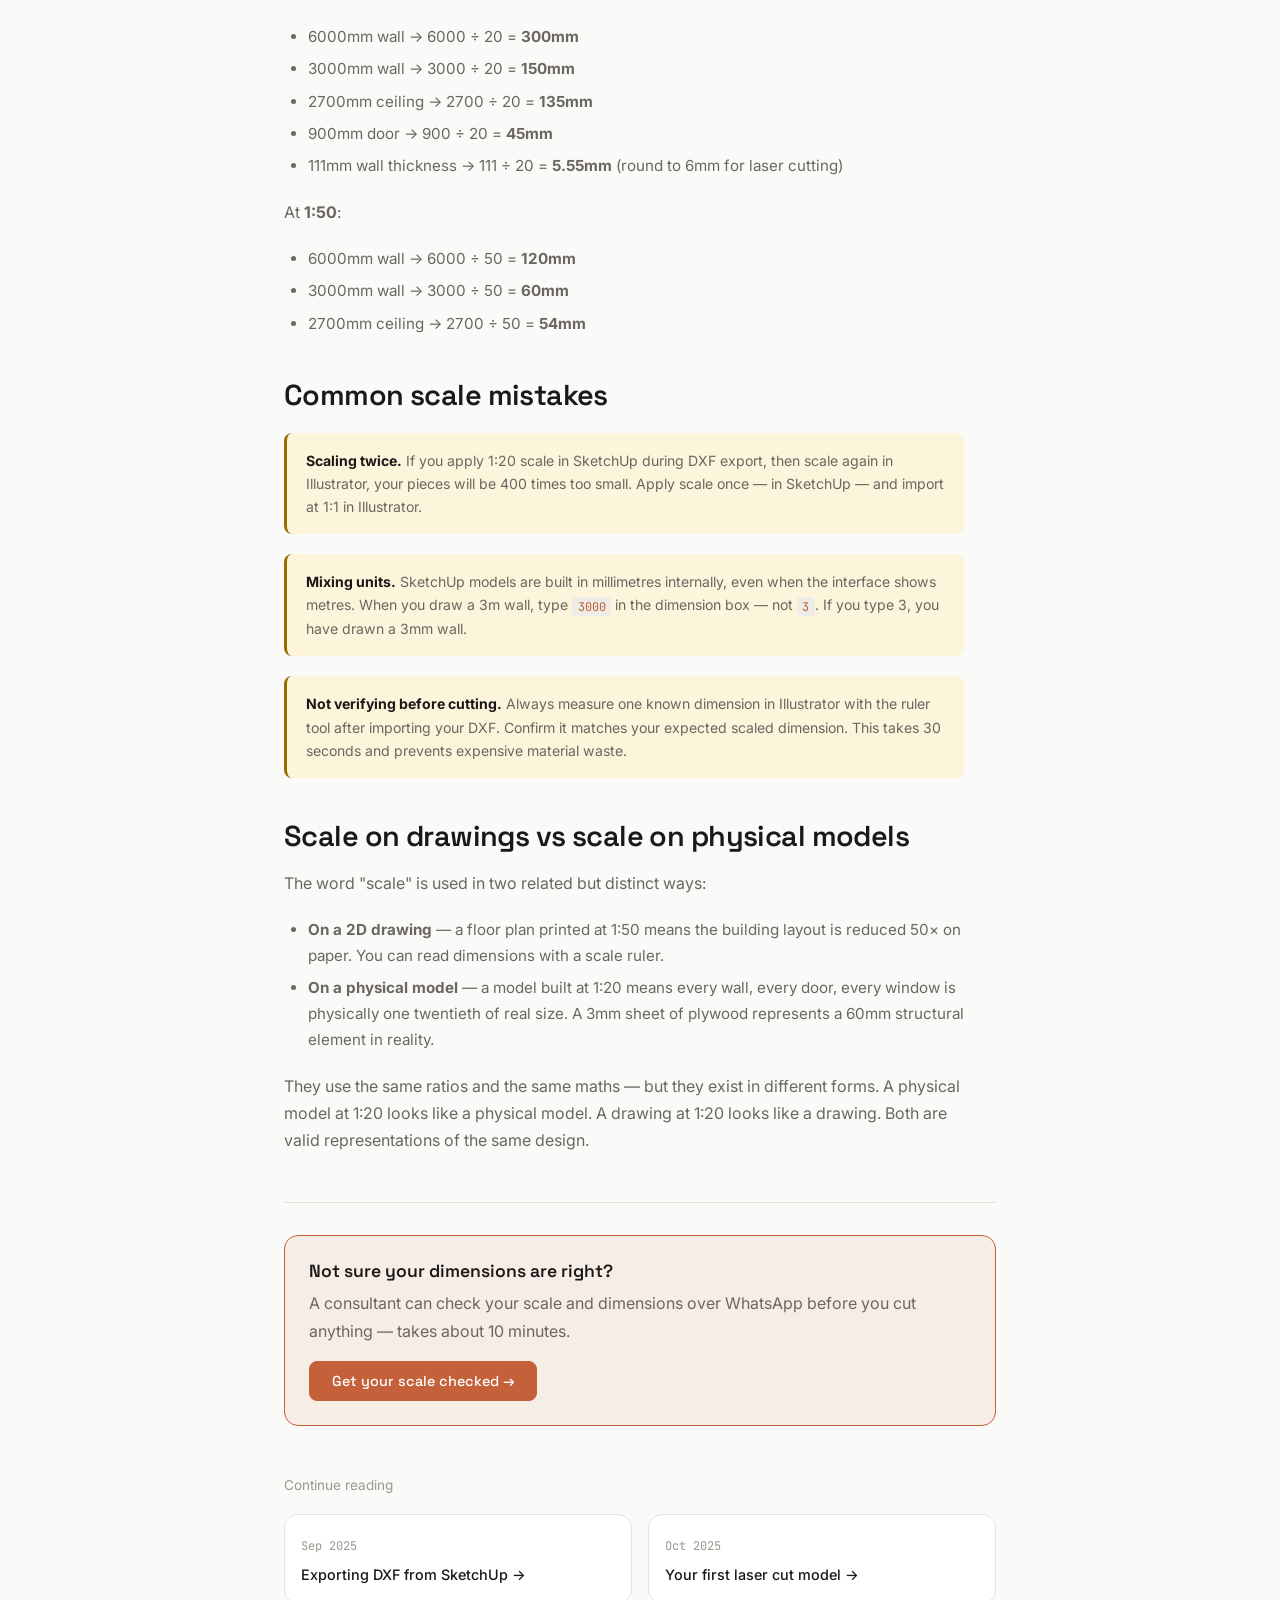
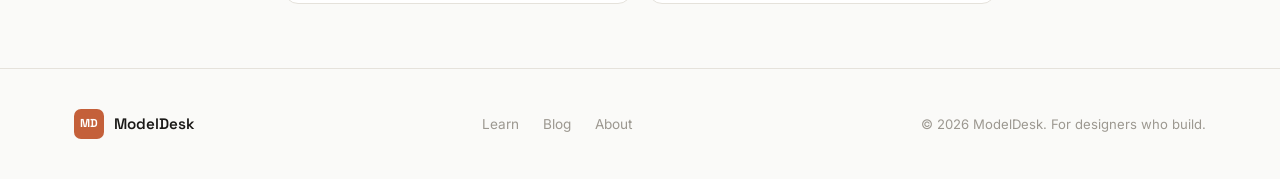
<file: scale-explained.html>
<!DOCTYPE html>
<html lang="en" data-theme="light">
<head>
  <meta charset="UTF-8">
  <link rel="icon" type="image/svg+xml" href="favicon.svg">
  <meta name="viewport" content="width=device-width, initial-scale=1.0">
  <title>Scale explained: 1:20, 1:50, 1:100 — ModelDesk</title>
  <meta name="description" content="Scale is where most first models go wrong. A clear explanation of how scale ratios work and how to calculate every dimension.">
  <link rel="preconnect" href="https://fonts.googleapis.com">
  <link href="https://fonts.googleapis.com/css2?family=Space+Grotesk:wght@400;500;600;700&family=Inter:wght@400;500&family=JetBrains+Mono:wght@400;500&display=swap" rel="stylesheet">
  <link rel="stylesheet" href="style.css">
</head>
<body>

<nav class="navbar">
  <div class="nav-inner">
    <a class="nav-brand" href="index.html"><span class="brand-mark">MD</span> ModelDesk</a>
    <div class="nav-links">
      <a href="learn.html">Learn</a>
      <a href="blog.html" class="active">Blog</a>
      <a href="about.html">About</a>
    </div>
    <div class="nav-right">
      <button class="btn btn-primary" onclick="openModal()">Get Help</button>
      <button class="theme-toggle" id="themeToggle">🌙</button>
      <button class="hamburger" id="hamburger">☰</button>
    </div>
  </div>
</nav>
<div class="mobile-menu" id="mobileMenu">
  <a href="index.html">Home</a>
  <a href="learn.html">Learn</a>
  <a href="blog.html">Blog</a>
  <a href="about.html">About</a>
  <div class="mobile-theme-row"><span>Theme</span><button class="mobile-theme-btn" id="mobileThemeToggle">🌙 Dark mode</button></div>
</div>

<div class="container" style="padding-top:2.5rem; padding-bottom:4rem; max-width:760px;">

  <a href="blog.html" class="btn btn-ghost" style="margin-bottom:2rem; display:inline-flex;">← Back to blog</a>

  <div class="post-meta">
    <span class="blog-date">July 2025</span>
    <span class="blog-tag">Model Making</span>
  </div>

  <h1 style="margin:1rem 0 1.5rem; font-size:clamp(1.6rem,4vw,2.4rem);">Scale explained: 1:20, 1:50, 1:100 — and why it matters for your model</h1>

  <p style="font-size:1.1rem; color:var(--text-secondary); margin-bottom:2.5rem; line-height:1.7;">Scale is one of the first things architecture students learn and one of the most common things they get wrong in practice. A scale error discovered after cutting wastes material and time. Here is a clear explanation from the ground up.</p>

  <hr style="border:none;border-top:1px solid var(--border);margin:2rem 0;">

  <div class="post-content">

    <h2>What scale actually means</h2>
    <p>A scale ratio tells you how many times smaller your model or drawing is compared to the real thing. The format is always <strong>drawing size : real size</strong>.</p>
    <div class="learn-callout">
      <strong>1:20</strong> means 1 unit in the drawing equals 20 units in reality.<br><br>
      So 1mm in the drawing = 20mm in reality.<br>
      Or: 1cm in the drawing = 20cm in reality.<br>
      Or: 1m in the drawing = 20m in reality — though you will never build a model that large.
    </div>
    <p>The left number is always the drawing. The right number is always reality. A larger right number means a smaller drawing — 1:100 is smaller than 1:20.</p>

    <h2>Which scale to use for what</h2>
    <table class="learn-table">
      <thead><tr><th>Scale</th><th>Typical use</th><th>A 6m wall becomes</th></tr></thead>
      <tbody>
        <tr><td><strong>1:5</strong></td><td>Construction details — door handles, window profiles</td><td>1200mm — impractical for a full model</td></tr>
        <tr><td><strong>1:10</strong></td><td>Detailed room sections, bathroom layouts</td><td>600mm — large but workable</td></tr>
        <tr><td><strong>1:20</strong></td><td class="good">Individual house or room models — most common for students</td><td class="good">300mm — fits on a table, easy to work with</td></tr>
        <tr><td><strong>1:50</strong></td><td>Apartment building, small commercial project</td><td>120mm — compact, fine details are difficult</td></tr>
        <tr><td><strong>1:100</strong></td><td>Full site, large building</td><td>60mm — too small to show interior detail</td></tr>
        <tr><td><strong>1:200</strong></td><td>Urban site plan, masterplan context</td><td>30mm — symbolic only</td></tr>
      </tbody>
    </table>

    <h2>Calculating dimensions — the formula</h2>
    <div class="learn-callout good">
      <strong>Model dimension = Real dimension ÷ Scale factor</strong><br><br>
      The scale factor is the right-hand number in your ratio.
    </div>
    <p>At <strong>1:20</strong>:</p>
    <ul>
      <li>6000mm wall → 6000 ÷ 20 = <strong>300mm</strong></li>
      <li>3000mm wall → 3000 ÷ 20 = <strong>150mm</strong></li>
      <li>2700mm ceiling → 2700 ÷ 20 = <strong>135mm</strong></li>
      <li>900mm door → 900 ÷ 20 = <strong>45mm</strong></li>
      <li>111mm wall thickness → 111 ÷ 20 = <strong>5.55mm</strong> (round to 6mm for laser cutting)</li>
    </ul>

    <p style="margin-top:1rem;">At <strong>1:50</strong>:</p>
    <ul>
      <li>6000mm wall → 6000 ÷ 50 = <strong>120mm</strong></li>
      <li>3000mm wall → 3000 ÷ 50 = <strong>60mm</strong></li>
      <li>2700mm ceiling → 2700 ÷ 50 = <strong>54mm</strong></li>
    </ul>

    <h2>Common scale mistakes</h2>

    <div class="learn-callout warn">
      <strong>Scaling twice.</strong> If you apply 1:20 scale in SketchUp during DXF export, then scale again in Illustrator, your pieces will be 400 times too small. Apply scale once — in SketchUp — and import at 1:1 in Illustrator.
    </div>

    <div class="learn-callout warn">
      <strong>Mixing units.</strong> SketchUp models are built in millimetres internally, even when the interface shows metres. When you draw a 3m wall, type <code>3000</code> in the dimension box — not <code>3</code>. If you type 3, you have drawn a 3mm wall.
    </div>

    <div class="learn-callout warn">
      <strong>Not verifying before cutting.</strong> Always measure one known dimension in Illustrator with the ruler tool after importing your DXF. Confirm it matches your expected scaled dimension. This takes 30 seconds and prevents expensive material waste.
    </div>

    <h2>Scale on drawings vs scale on physical models</h2>
    <p>The word "scale" is used in two related but distinct ways:</p>
    <ul>
      <li><strong>On a 2D drawing</strong> — a floor plan printed at 1:50 means the building layout is reduced 50× on paper. You can read dimensions with a scale ruler.</li>
      <li><strong>On a physical model</strong> — a model built at 1:20 means every wall, every door, every window is physically one twentieth of real size. A 3mm sheet of plywood represents a 60mm structural element in reality.</li>
    </ul>
    <p>They use the same ratios and the same maths — but they exist in different forms. A physical model at 1:20 looks like a physical model. A drawing at 1:20 looks like a drawing. Both are valid representations of the same design.</p>

  </div>

  <hr style="border:none;border-top:1px solid var(--border);margin:3rem 0 2rem;">

  <div style="background:var(--accent-light);border:1px solid var(--accent);border-radius:var(--r-lg);padding:1.5rem;">
    <h3 style="margin-bottom:0.5rem;">Not sure your dimensions are right?</h3>
    <p style="margin-bottom:1rem;">A consultant can check your scale and dimensions over WhatsApp before you cut anything — takes about 10 minutes.</p>
    <button class="btn btn-primary" onclick="openModal()">Get your scale checked →</button>
  </div>

  <div style="margin-top:3rem;">
    <p style="font-size:0.85rem;color:var(--text-muted);margin-bottom:1rem;">Continue reading</p>
    <div style="display:grid;grid-template-columns:1fr 1fr;gap:1rem;">
      <a href="dxf-export.html" style="display:block;padding:1rem;background:var(--bg-card);border:1px solid var(--border);border-radius:var(--r-lg);text-decoration:none;" onmouseover="this.style.borderColor='var(--border-hover)'" onmouseout="this.style.borderColor='var(--border)'">
        <span style="font-size:0.75rem;color:var(--text-muted);font-family:var(--font-mono);">Sep 2025</span>
        <p style="font-size:0.9rem;font-weight:500;color:var(--text);margin-top:0.3rem;">Exporting DXF from SketchUp →</p>
      </a>
      <a href="laser-cut-model.html" style="display:block;padding:1rem;background:var(--bg-card);border:1px solid var(--border);border-radius:var(--r-lg);text-decoration:none;" onmouseover="this.style.borderColor='var(--border-hover)'" onmouseout="this.style.borderColor='var(--border)'">
        <span style="font-size:0.75rem;color:var(--text-muted);font-family:var(--font-mono);">Oct 2025</span>
        <p style="font-size:0.9rem;font-weight:500;color:var(--text);margin-top:0.3rem;">Your first laser cut model →</p>
      </a>
    </div>
  </div>

</div>

<footer>
  <div class="footer-inner">
    <a class="footer-brand" href="index.html"><span class="brand-mark">MD</span> ModelDesk</a>
    <div class="footer-links">
      <a href="learn.html">Learn</a>
      <a href="blog.html">Blog</a>
      <a href="about.html">About</a>
    </div>
    <span class="footer-copy">© 2026 ModelDesk. For designers who build.</span>
  </div>
</footer>

<div class="modal-overlay" id="signupModal">
  <div class="modal">
    <button class="modal-close" onclick="closeModal()">✕</button>
    <span class="eyebrow">// Free consultation</span>
    <h2>Get help with your project</h2>
    <p>A consultant will reach out on WhatsApp.</p>
    <form class="cta-form" id="modalForm" name="tutor-request-scale" data-netlify="true" netlify-honeypot="bot-field">
      <input type="hidden" name="form-name" value="tutor-request-scale">
      <input type="hidden" name="bot-field" style="display:none">
      <input type="text" name="name" placeholder="Your name" required>
      <input type="tel" name="whatsapp" placeholder="WhatsApp number (e.g. +44 7xx xxx xxx)" required>
      <input type="email" name="email" placeholder="Email address">
      <select name="country" required>
        <option value="">Country</option>
        <option>United States</option>
        <option>United Kingdom</option>
        <option>Canada</option>
        <option>Australia</option>
        <option>New Zealand</option>
        <option>Germany</option>
        <option>France</option>
        <option>Netherlands</option>
        <option>Sweden</option>
        <option>Norway</option>
        <option>Denmark</option>
        <option>Switzerland</option>
        <option>Ireland</option>
        <option>South Africa</option>
        <option>Nigeria</option>
        <option>Ghana</option>
        <option>India</option>
        <option>Singapore</option>
        <option>UAE</option>
        <option>Brazil</option>
        <option>Kenya</option>
        <option>Zimbabwe</option>
        <option>Tanzania</option>
        <option>Uganda</option>
        <option>Other</option>
      </select>
      <input type="text" name="project" placeholder="What are you working on?">
      <button type="submit" class="btn btn-primary">Connect now →</button>
      <p class="form-note">A consultant will message you within a few hours.</p>
    </form>
    <div class="form-success">
      <h3>You're connected ✓</h3>
      <p>Thanks <span class="success-name"></span>! A consultant will reach out on WhatsApp shortly.</p>
    </div>
  </div>
</div>

<script src="script.js"></script>
<script>
  window.openModal = window.openModal || function() {
    document.getElementById('signupModal')?.classList.add('open');
  };
  window.closeModal = window.closeModal || function() {
    document.getElementById('signupModal')?.classList.remove('open');
  };
</script>

<a href="https://wa.me/16296290721?text=Hi%20ModelDesk%2C%20I%20need%20help%20with%20my%20design%20project." class="wa-float" target="_blank" aria-label="Chat on WhatsApp">
  <svg xmlns="http://www.w3.org/2000/svg" x="0px" y="0px" width="100" height="100" viewBox="0 0 48 48"><path fill="#fff" d="M4.9,43.3l2.7-9.8C5.9,30.6,5,27.3,5,24C5,13.5,13.5,5,24,5c5.1,0,9.8,2,13.4,5.6C41,14.2,43,18.9,43,24c0,10.5-8.5,19-19,19c0,0,0,0,0,0h0c-3.2,0-6.3-0.8-9.1-2.3L4.9,43.3z"></path><path fill="#fff" d="M4.9,43.8c-0.1,0-0.3-0.1-0.4-0.1c-0.1-0.1-0.2-0.3-0.1-0.5L7,33.5c-1.6-2.9-2.5-6.2-2.5-9.6C4.5,13.2,13.3,4.5,24,4.5c5.2,0,10.1,2,13.8,5.7c3.7,3.7,5.7,8.6,5.7,13.8c0,10.7-8.7,19.5-19.5,19.5c-3.2,0-6.3-0.8-9.1-2.3L5,43.8C5,43.8,4.9,43.8,4.9,43.8z"></path><path fill="#cfd8dc" d="M24,5c5.1,0,9.8,2,13.4,5.6C41,14.2,43,18.9,43,24c0,10.5-8.5,19-19,19h0c-3.2,0-6.3-0.8-9.1-2.3L4.9,43.3l2.7-9.8C5.9,30.6,5,27.3,5,24C5,13.5,13.5,5,24,5 M24,43L24,43L24,43 M24,43L24,43L24,43 M24,4L24,4C13,4,4,13,4,24c0,3.4,0.8,6.7,2.5,9.6L3.9,43c-0.1,0.3,0,0.7,0.3,1c0.2,0.2,0.4,0.3,0.7,0.3c0.1,0,0.2,0,0.3,0l9.7-2.5c2.8,1.5,6,2.2,9.2,2.2c11,0,20-9,20-20c0-5.3-2.1-10.4-5.8-14.1C34.4,6.1,29.4,4,24,4L24,4z"></path><path fill="#40c351" d="M35.2,12.8c-3-3-6.9-4.6-11.2-4.6C15.3,8.2,8.2,15.3,8.2,24c0,3,0.8,5.9,2.4,8.4L11,33l-1.6,5.8l6-1.6l0.6,0.3c2.4,1.4,5.2,2.2,8,2.2h0c8.7,0,15.8-7.1,15.8-15.8C39.8,19.8,38.2,15.8,35.2,12.8z"></path><path fill="#fff" fill-rule="evenodd" d="M19.3,16c-0.4-0.8-0.7-0.8-1.1-0.8c-0.3,0-0.6,0-0.9,0s-0.8,0.1-1.3,0.6c-0.4,0.5-1.7,1.6-1.7,4s1.7,4.6,1.9,4.9s3.3,5.3,8.1,7.2c4,1.6,4.8,1.3,5.7,1.2c0.9-0.1,2.8-1.1,3.2-2.3c0.4-1.1,0.4-2.1,0.3-2.3c-0.1-0.2-0.4-0.3-0.9-0.6s-2.8-1.4-3.2-1.5c-0.4-0.2-0.8-0.2-1.1,0.2c-0.3,0.5-1.2,1.5-1.5,1.9c-0.3,0.3-0.6,0.4-1,0.1c-0.5-0.2-2-0.7-3.8-2.4c-1.4-1.3-2.4-2.8-2.6-3.3c-0.3-0.5,0-0.7,0.2-1c0.2-0.2,0.5-0.6,0.7-0.8c0.2-0.3,0.3-0.5,0.5-0.8c0.2-0.3,0.1-0.6,0-0.8C20.6,19.3,19.7,17,19.3,16z" clip-rule="evenodd"></path></svg>
</a>
</body>
</html>
</file>
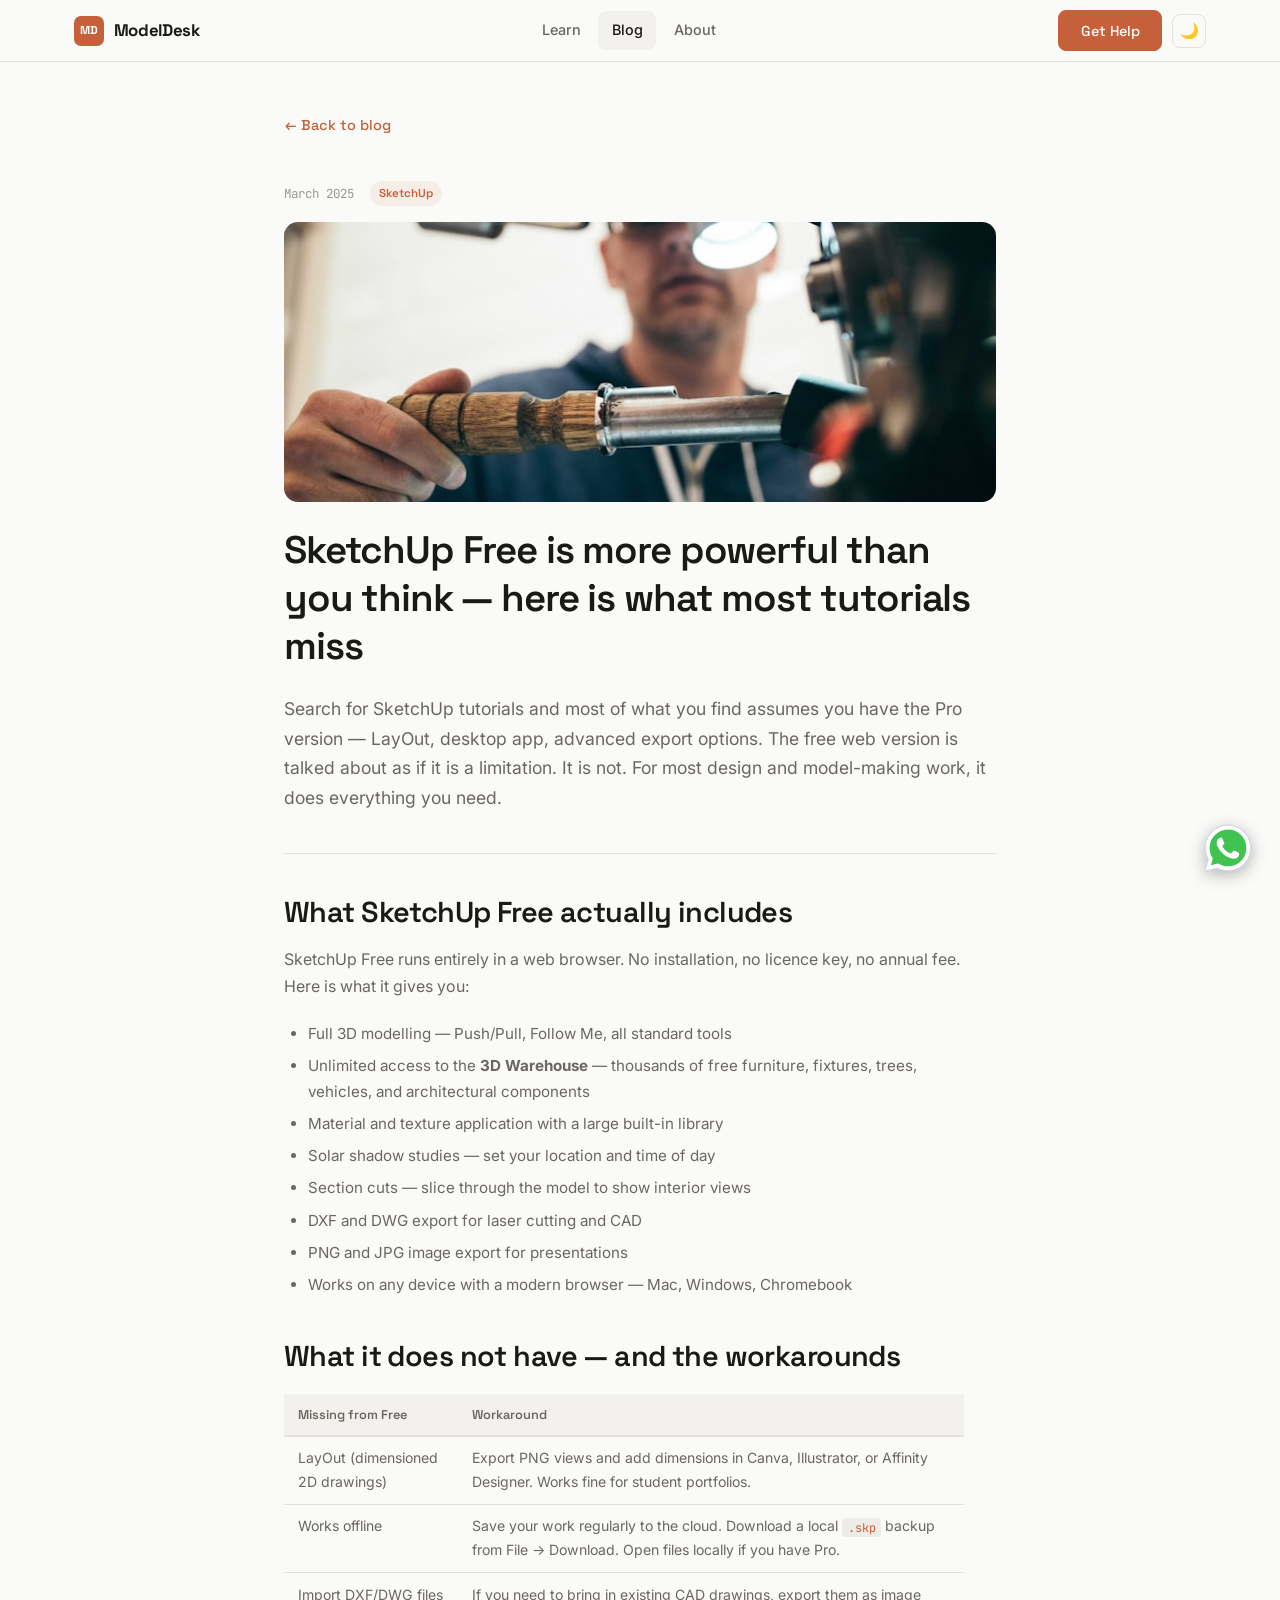
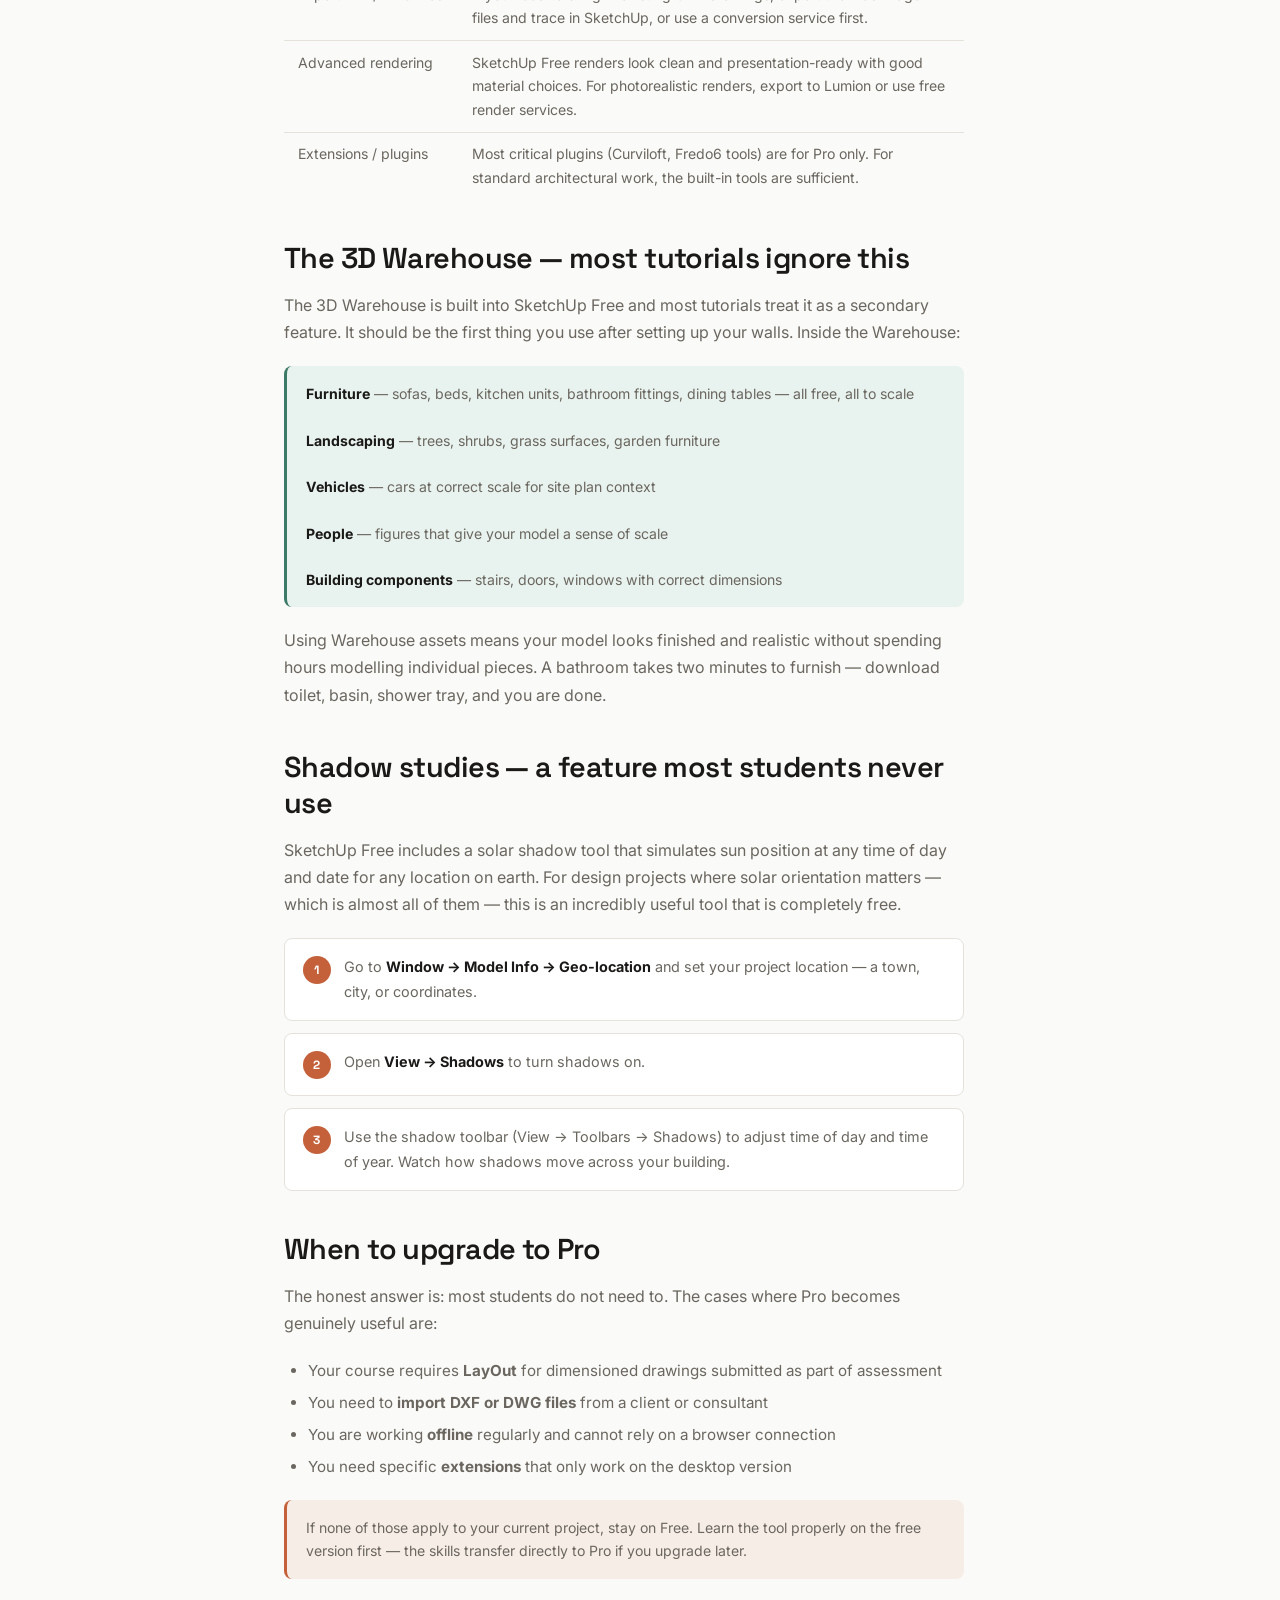
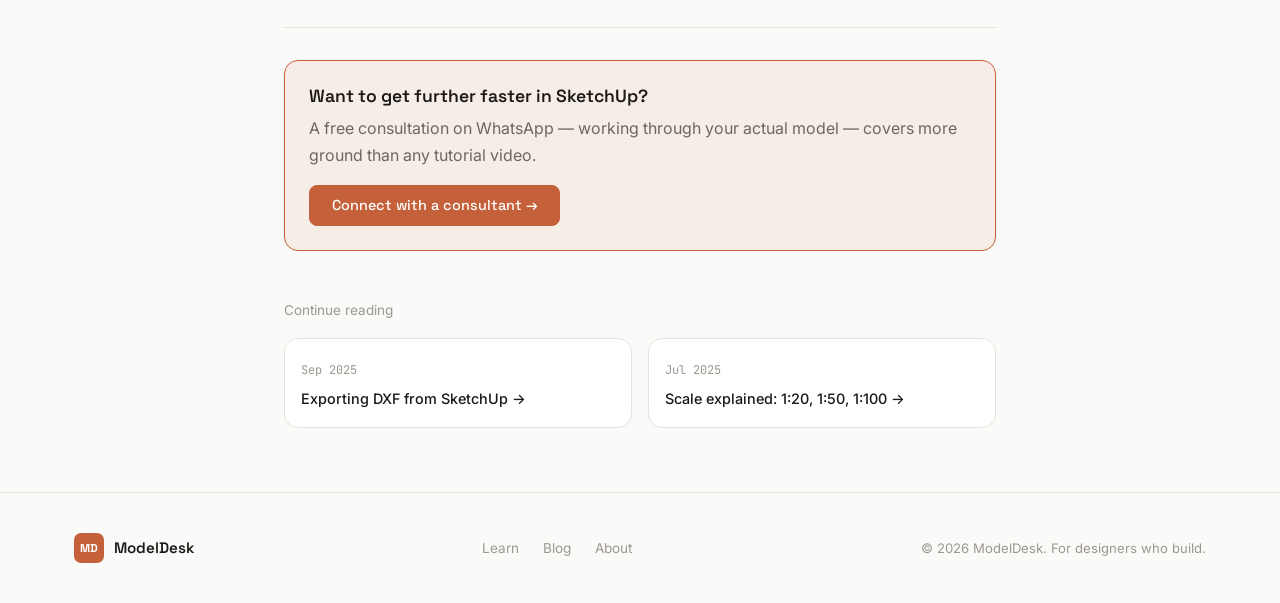
<file: sketchup-free.html>
<!DOCTYPE html>
<html lang="en" data-theme="light">
<head>
  <meta charset="UTF-8">
  <link rel="icon" type="image/svg+xml" href="favicon.svg">
  <meta name="viewport" content="width=device-width, initial-scale=1.0">
  <title>SketchUp Free is more powerful than you think — ModelDesk</title>
  <meta name="description" content="Most SketchUp tutorials assume you are using Pro. Here is what the free version actually does and the workarounds for what it does not.">
  <link rel="preconnect" href="https://fonts.googleapis.com">
  <link href="https://fonts.googleapis.com/css2?family=Space+Grotesk:wght@400;500;600;700&family=Inter:wght@400;500&family=JetBrains+Mono:wght@400;500&display=swap" rel="stylesheet">
  <link rel="stylesheet" href="style.css">
</head>
<body>

<nav class="navbar">
  <div class="nav-inner">
    <a class="nav-brand" href="index.html"><span class="brand-mark">MD</span> ModelDesk</a>
    <div class="nav-links">
      <a href="learn.html">Learn</a>
      <a href="blog.html" class="active">Blog</a>
      <a href="about.html">About</a>
    </div>
    <div class="nav-right">
      <button class="btn btn-primary" onclick="openModal()">Get Help</button>
      <button class="theme-toggle" id="themeToggle">🌙</button>
      <button class="hamburger" id="hamburger">☰</button>
    </div>
  </div>
</nav>
<div class="mobile-menu" id="mobileMenu">
  <a href="index.html">Home</a>
  <a href="learn.html">Learn</a>
  <a href="blog.html">Blog</a>
  <a href="about.html">About</a>
  <div class="mobile-theme-row"><span>Theme</span><button class="mobile-theme-btn" id="mobileThemeToggle">🌙 Dark mode</button></div>
</div>

<div class="container" style="padding-top:2.5rem; padding-bottom:4rem; max-width:760px;">

  <a href="blog.html" class="btn btn-ghost" style="margin-bottom:2rem; display:inline-flex;">← Back to blog</a>

  <div class="post-meta">
    <span class="blog-date">March 2025</span>
    <span class="blog-tag">SketchUp</span>
  </div>

  <div style="width:100%;height:280px;border-radius:var(--r-lg);overflow:hidden;margin-bottom:1.5rem;">
    <img src="images/sketchup-thumb.jpg" alt="SketchUp 3D design software" style="width:100%;height:100%;object-fit:cover;">
  </div>

  <h1 style="margin:1rem 0 1.5rem; font-size:clamp(1.6rem,4vw,2.4rem);">SketchUp Free is more powerful than you think — here is what most tutorials miss</h1>

  <p style="font-size:1.1rem; color:var(--text-secondary); margin-bottom:2.5rem; line-height:1.7;">Search for SketchUp tutorials and most of what you find assumes you have the Pro version — LayOut, desktop app, advanced export options. The free web version is talked about as if it is a limitation. It is not. For most design and model-making work, it does everything you need.</p>

  <hr style="border:none;border-top:1px solid var(--border);margin:2rem 0;">

  <div class="post-content">

    <h2>What SketchUp Free actually includes</h2>
    <p>SketchUp Free runs entirely in a web browser. No installation, no licence key, no annual fee. Here is what it gives you:</p>
    <ul>
      <li>Full 3D modelling — Push/Pull, Follow Me, all standard tools</li>
      <li>Unlimited access to the <strong>3D Warehouse</strong> — thousands of free furniture, fixtures, trees, vehicles, and architectural components</li>
      <li>Material and texture application with a large built-in library</li>
      <li>Solar shadow studies — set your location and time of day</li>
      <li>Section cuts — slice through the model to show interior views</li>
      <li>DXF and DWG export for laser cutting and CAD</li>
      <li>PNG and JPG image export for presentations</li>
      <li>Works on any device with a modern browser — Mac, Windows, Chromebook</li>
    </ul>

    <h2>What it does not have — and the workarounds</h2>
    <table class="learn-table">
      <thead><tr><th>Missing from Free</th><th>Workaround</th></tr></thead>
      <tbody>
        <tr><td>LayOut (dimensioned 2D drawings)</td><td>Export PNG views and add dimensions in Canva, Illustrator, or Affinity Designer. Works fine for student portfolios.</td></tr>
        <tr><td>Works offline</td><td>Save your work regularly to the cloud. Download a local <code>.skp</code> backup from File → Download. Open files locally if you have Pro.</td></tr>
        <tr><td>Import DXF/DWG files</td><td>If you need to bring in existing CAD drawings, export them as image files and trace in SketchUp, or use a conversion service first.</td></tr>
        <tr><td>Advanced rendering</td><td>SketchUp Free renders look clean and presentation-ready with good material choices. For photorealistic renders, export to Lumion or use free render services.</td></tr>
        <tr><td>Extensions / plugins</td><td>Most critical plugins (Curviloft, Fredo6 tools) are for Pro only. For standard architectural work, the built-in tools are sufficient.</td></tr>
      </tbody>
    </table>

    <h2>The 3D Warehouse — most tutorials ignore this</h2>
    <p>The 3D Warehouse is built into SketchUp Free and most tutorials treat it as a secondary feature. It should be the first thing you use after setting up your walls. Inside the Warehouse:</p>
    <div class="learn-callout good">
      <strong>Furniture</strong> — sofas, beds, kitchen units, bathroom fittings, dining tables — all free, all to scale<br><br>
      <strong>Landscaping</strong> — trees, shrubs, grass surfaces, garden furniture<br><br>
      <strong>Vehicles</strong> — cars at correct scale for site plan context<br><br>
      <strong>People</strong> — figures that give your model a sense of scale<br><br>
      <strong>Building components</strong> — stairs, doors, windows with correct dimensions
    </div>
    <p>Using Warehouse assets means your model looks finished and realistic without spending hours modelling individual pieces. A bathroom takes two minutes to furnish — download toilet, basin, shower tray, and you are done.</p>

    <h2>Shadow studies — a feature most students never use</h2>
    <p>SketchUp Free includes a solar shadow tool that simulates sun position at any time of day and date for any location on earth. For design projects where solar orientation matters — which is almost all of them — this is an incredibly useful tool that is completely free.</p>
    <div class="learn-steps">
      <div class="learn-step"><div class="step-num">1</div><div>Go to <strong>Window → Model Info → Geo-location</strong> and set your project location — a town, city, or coordinates.</div></div>
      <div class="learn-step"><div class="step-num">2</div><div>Open <strong>View → Shadows</strong> to turn shadows on.</div></div>
      <div class="learn-step"><div class="step-num">3</div><div>Use the shadow toolbar (View → Toolbars → Shadows) to adjust time of day and time of year. Watch how shadows move across your building.</div></div>
    </div>

    <h2>When to upgrade to Pro</h2>
    <p>The honest answer is: most students do not need to. The cases where Pro becomes genuinely useful are:</p>
    <ul>
      <li>Your course requires <strong>LayOut</strong> for dimensioned drawings submitted as part of assessment</li>
      <li>You need to <strong>import DXF or DWG files</strong> from a client or consultant</li>
      <li>You are working <strong>offline</strong> regularly and cannot rely on a browser connection</li>
      <li>You need specific <strong>extensions</strong> that only work on the desktop version</li>
    </ul>
    <div class="learn-callout">
      If none of those apply to your current project, stay on Free. Learn the tool properly on the free version first — the skills transfer directly to Pro if you upgrade later.
    </div>

  </div>

  <hr style="border:none;border-top:1px solid var(--border);margin:3rem 0 2rem;">

  <div style="background:var(--accent-light);border:1px solid var(--accent);border-radius:var(--r-lg);padding:1.5rem;">
    <h3 style="margin-bottom:0.5rem;">Want to get further faster in SketchUp?</h3>
    <p style="margin-bottom:1rem;">A free consultation on WhatsApp — working through your actual model — covers more ground than any tutorial video.</p>
    <button class="btn btn-primary" onclick="openModal()">Connect with a consultant →</button>
  </div>

  <div style="margin-top:3rem;">
    <p style="font-size:0.85rem;color:var(--text-muted);margin-bottom:1rem;">Continue reading</p>
    <div style="display:grid;grid-template-columns:1fr 1fr;gap:1rem;">
      <a href="dxf-export.html" style="display:block;padding:1rem;background:var(--bg-card);border:1px solid var(--border);border-radius:var(--r-lg);text-decoration:none;" onmouseover="this.style.borderColor='var(--border-hover)'" onmouseout="this.style.borderColor='var(--border)'">
        <span style="font-size:0.75rem;color:var(--text-muted);font-family:var(--font-mono);">Sep 2025</span>
        <p style="font-size:0.9rem;font-weight:500;color:var(--text);margin-top:0.3rem;">Exporting DXF from SketchUp →</p>
      </a>
      <a href="scale-explained.html" style="display:block;padding:1rem;background:var(--bg-card);border:1px solid var(--border);border-radius:var(--r-lg);text-decoration:none;" onmouseover="this.style.borderColor='var(--border-hover)'" onmouseout="this.style.borderColor='var(--border)'">
        <span style="font-size:0.75rem;color:var(--text-muted);font-family:var(--font-mono);">Jul 2025</span>
        <p style="font-size:0.9rem;font-weight:500;color:var(--text);margin-top:0.3rem;">Scale explained: 1:20, 1:50, 1:100 →</p>
      </a>
    </div>
  </div>

</div>

<footer>
  <div class="footer-inner">
    <a class="footer-brand" href="index.html"><span class="brand-mark">MD</span> ModelDesk</a>
    <div class="footer-links">
      <a href="learn.html">Learn</a>
      <a href="blog.html">Blog</a>
      <a href="about.html">About</a>
    </div>
    <span class="footer-copy">© 2026 ModelDesk. For designers who build.</span>
  </div>
</footer>

<div class="modal-overlay" id="signupModal">
  <div class="modal">
    <button class="modal-close" onclick="closeModal()">✕</button>
    <span class="eyebrow">// Free consultation</span>
    <h2>Get help with your project</h2>
    <p>A consultant will reach out on WhatsApp.</p>
    <form class="cta-form" id="modalForm" name="tutor-request-sketchup" data-netlify="true" netlify-honeypot="bot-field">
      <input type="hidden" name="form-name" value="tutor-request-sketchup">
      <input type="hidden" name="bot-field" style="display:none">
      <input type="text" name="name" placeholder="Your name" required>
      <input type="tel" name="whatsapp" placeholder="WhatsApp number (e.g. +44 7xx xxx xxx)" required>
      <input type="email" name="email" placeholder="Email address">
      <select name="country" required>
        <option value="">Country</option>
        <option>United States</option>
        <option>United Kingdom</option>
        <option>Canada</option>
        <option>Australia</option>
        <option>New Zealand</option>
        <option>Germany</option>
        <option>France</option>
        <option>Netherlands</option>
        <option>Sweden</option>
        <option>Norway</option>
        <option>Denmark</option>
        <option>Switzerland</option>
        <option>Ireland</option>
        <option>South Africa</option>
        <option>Nigeria</option>
        <option>Ghana</option>
        <option>India</option>
        <option>Singapore</option>
        <option>UAE</option>
        <option>Brazil</option>
        <option>Kenya</option>
        <option>Zimbabwe</option>
        <option>Tanzania</option>
        <option>Uganda</option>
        <option>Other</option>
      </select>
      <input type="text" name="project" placeholder="What are you working on?">
      <button type="submit" class="btn btn-primary">Connect now →</button>
      <p class="form-note">A consultant will message you within a few hours.</p>
    </form>
    <div class="form-success">
      <h3>You're connected ✓</h3>
      <p>Thanks <span class="success-name"></span>! A consultant will reach out on WhatsApp shortly.</p>
    </div>
  </div>
</div>

<script src="script.js"></script>
<script>
  window.openModal = window.openModal || function() {
    document.getElementById('signupModal')?.classList.add('open');
  };
  window.closeModal = window.closeModal || function() {
    document.getElementById('signupModal')?.classList.remove('open');
  };
</script>

<a href="https://wa.me/16296290721?text=Hi%20ModelDesk%2C%20I%20need%20help%20with%20my%20design%20project." class="wa-float" target="_blank" aria-label="Chat on WhatsApp">
  <svg xmlns="http://www.w3.org/2000/svg" x="0px" y="0px" width="100" height="100" viewBox="0 0 48 48"><path fill="#fff" d="M4.9,43.3l2.7-9.8C5.9,30.6,5,27.3,5,24C5,13.5,13.5,5,24,5c5.1,0,9.8,2,13.4,5.6C41,14.2,43,18.9,43,24c0,10.5-8.5,19-19,19c0,0,0,0,0,0h0c-3.2,0-6.3-0.8-9.1-2.3L4.9,43.3z"></path><path fill="#fff" d="M4.9,43.8c-0.1,0-0.3-0.1-0.4-0.1c-0.1-0.1-0.2-0.3-0.1-0.5L7,33.5c-1.6-2.9-2.5-6.2-2.5-9.6C4.5,13.2,13.3,4.5,24,4.5c5.2,0,10.1,2,13.8,5.7c3.7,3.7,5.7,8.6,5.7,13.8c0,10.7-8.7,19.5-19.5,19.5c-3.2,0-6.3-0.8-9.1-2.3L5,43.8C5,43.8,4.9,43.8,4.9,43.8z"></path><path fill="#cfd8dc" d="M24,5c5.1,0,9.8,2,13.4,5.6C41,14.2,43,18.9,43,24c0,10.5-8.5,19-19,19h0c-3.2,0-6.3-0.8-9.1-2.3L4.9,43.3l2.7-9.8C5.9,30.6,5,27.3,5,24C5,13.5,13.5,5,24,5 M24,43L24,43L24,43 M24,43L24,43L24,43 M24,4L24,4C13,4,4,13,4,24c0,3.4,0.8,6.7,2.5,9.6L3.9,43c-0.1,0.3,0,0.7,0.3,1c0.2,0.2,0.4,0.3,0.7,0.3c0.1,0,0.2,0,0.3,0l9.7-2.5c2.8,1.5,6,2.2,9.2,2.2c11,0,20-9,20-20c0-5.3-2.1-10.4-5.8-14.1C34.4,6.1,29.4,4,24,4L24,4z"></path><path fill="#40c351" d="M35.2,12.8c-3-3-6.9-4.6-11.2-4.6C15.3,8.2,8.2,15.3,8.2,24c0,3,0.8,5.9,2.4,8.4L11,33l-1.6,5.8l6-1.6l0.6,0.3c2.4,1.4,5.2,2.2,8,2.2h0c8.7,0,15.8-7.1,15.8-15.8C39.8,19.8,38.2,15.8,35.2,12.8z"></path><path fill="#fff" fill-rule="evenodd" d="M19.3,16c-0.4-0.8-0.7-0.8-1.1-0.8c-0.3,0-0.6,0-0.9,0s-0.8,0.1-1.3,0.6c-0.4,0.5-1.7,1.6-1.7,4s1.7,4.6,1.9,4.9s3.3,5.3,8.1,7.2c4,1.6,4.8,1.3,5.7,1.2c0.9-0.1,2.8-1.1,3.2-2.3c0.4-1.1,0.4-2.1,0.3-2.3c-0.1-0.2-0.4-0.3-0.9-0.6s-2.8-1.4-3.2-1.5c-0.4-0.2-0.8-0.2-1.1,0.2c-0.3,0.5-1.2,1.5-1.5,1.9c-0.3,0.3-0.6,0.4-1,0.1c-0.5-0.2-2-0.7-3.8-2.4c-1.4-1.3-2.4-2.8-2.6-3.3c-0.3-0.5,0-0.7,0.2-1c0.2-0.2,0.5-0.6,0.7-0.8c0.2-0.3,0.3-0.5,0.5-0.8c0.2-0.3,0.1-0.6,0-0.8C20.6,19.3,19.7,17,19.3,16z" clip-rule="evenodd"></path></svg>
</a>
</body>
</html>
</file>
<file: style.css>
/* ============================================================
   ModelDesk — Design & Making Resource
   style.css
   ============================================================ */

/* === VARIABLES ============================================= */
:root {
  --bg:           #FAFAF8;
  --bg-card:      #FFFFFF;
  --bg-subtle:    #F3F1ED;
  --bg-code:      #EEECE7;
  --border:       #E5E2DB;
  --border-hover: #CCC9C0;
  --text:         #1A1917;
  --text-secondary: #6B6760;
  --text-muted:   #9C9890;
  --accent:       #C4603A;
  --accent-hover: #A84F2E;
  --accent-light: #F7EDE7;
  --green:        #3C7A68;
  --green-light:  #E8F2EE;
  --warn:         #9A6B00;
  --warn-light:   #FDF4DC;
  --font-heading: 'Space Grotesk', 'Inter', system-ui, sans-serif;
  --font-body:    'Inter', system-ui, sans-serif;
  --font-mono:    'JetBrains Mono', 'Fira Code', monospace;
  --nav-h:        62px;
  --max:          1180px;
  --r:            8px;
  --r-lg:         14px;
  --shadow:       0 1px 3px rgba(0,0,0,0.07), 0 4px 16px rgba(0,0,0,0.05);
  --transition:   0.18s ease;
}

[data-theme="dark"] {
  --bg:           #141412;
  --bg-card:      #1D1C19;
  --bg-subtle:    #242320;
  --bg-code:      #1A1918;
  --border:       #2C2B27;
  --border-hover: #3E3D38;
  --text:         #EDEAE3;
  --text-secondary: #9C9890;
  --text-muted:   #6B6760;
  --accent:       #D4704A;
  --accent-hover: #E07D58;
  --accent-light: #261A14;
  --green:        #4A9080;
  --green-light:  #162220;
  --warn:         #C49020;
  --warn-light:   #221C08;
  --shadow:       0 1px 4px rgba(0,0,0,0.3);
}

/* === RESET & BASE ========================================== */
*, *::before, *::after { box-sizing: border-box; margin: 0; padding: 0; }
html { scroll-behavior: smooth; }
body {
  font-family: var(--font-body);
  font-size: 16px;
  line-height: 1.7;
  color: var(--text);
  background: var(--bg);
  transition: background var(--transition), color var(--transition);
  -webkit-font-smoothing: antialiased;
}
img { max-width: 100%; display: block; }
a { color: var(--accent); text-decoration: none; transition: color var(--transition); }
a:hover { color: var(--accent-hover); }
code, kbd {
  font-family: var(--font-mono);
  font-size: 0.85em;
  background: var(--bg-code);
  padding: 0.15em 0.45em;
  border-radius: 4px;
  color: var(--accent);
}
button { cursor: pointer; font-family: var(--font-body); }

/* === TYPOGRAPHY ============================================ */
h1, h2, h3, h4 {
  font-family: var(--font-heading);
  font-weight: 600;
  line-height: 1.25;
  color: var(--text);
}
h1 { font-size: clamp(2rem, 5vw, 3.2rem); letter-spacing: -0.03em; }
h2 { font-size: clamp(1.3rem, 3vw, 1.8rem); letter-spacing: -0.02em; margin-bottom: 1rem; }
h3 { font-size: 1.1rem; margin-bottom: 0.5rem; }
p { color: var(--text-secondary); margin-bottom: 1rem; }
p:last-child { margin-bottom: 0; }

.eyebrow {
  font-family: var(--font-mono);
  font-size: 0.78rem;
  letter-spacing: 0.08em;
  color: var(--accent);
  text-transform: uppercase;
  margin-bottom: 0.75rem;
  display: block;
}

/* === LAYOUT ================================================ */
.container { max-width: var(--max); margin: 0 auto; padding: 0 1.5rem; }
.section { padding: 5rem 0; }
.section-sm { padding: 3rem 0; }
.section-header { text-align: center; margin-bottom: 3rem; }
.section-header p { max-width: 520px; margin: 0.75rem auto 0; font-size: 1.05rem; }

/* === BUTTONS =============================================== */
.btn {
  display: inline-flex;
  align-items: center;
  gap: 0.5rem;
  padding: 0.65rem 1.35rem;
  border-radius: var(--r);
  font-size: 0.9rem;
  font-weight: 500;
  font-family: var(--font-heading);
  transition: all var(--transition);
  border: 1.5px solid transparent;
  white-space: nowrap;
}
.btn-primary {
  background: var(--accent);
  color: #fff;
  border-color: var(--accent);
}
.btn-primary:hover { background: var(--accent-hover); border-color: var(--accent-hover); color: #fff; }
.btn-secondary {
  background: transparent;
  color: var(--text);
  border-color: var(--border);
}
.btn-secondary:hover { border-color: var(--border-hover); background: var(--bg-subtle); color: var(--text); }
.btn-ghost {
  background: transparent;
  color: var(--accent);
  border-color: transparent;
  padding-left: 0;
}
.btn-ghost:hover { color: var(--accent-hover); }
.btn-lg { padding: 0.8rem 1.75rem; font-size: 1rem; }

/* === NAVBAR ================================================ */
.navbar {
  position: sticky;
  top: 0;
  height: var(--nav-h);
  background: var(--bg);
  border-bottom: 1px solid var(--border);
  z-index: 10000;
  transition: background var(--transition), border-color var(--transition);
  backdrop-filter: blur(8px);
  -webkit-backdrop-filter: blur(8px);
}
.nav-inner {
  max-width: var(--max);
  margin: 0 auto;
  padding: 0 1.5rem;
  height: 100%;
  display: flex;
  align-items: center;
  justify-content: space-between;
  gap: 2rem;
}
.nav-brand {
  display: flex;
  align-items: center;
  gap: 0.6rem;
  color: var(--text);
  font-family: var(--font-heading);
  font-weight: 700;
  font-size: 1.05rem;
  letter-spacing: -0.02em;
  text-decoration: none;
  flex-shrink: 0;
}
.brand-mark {
  width: 30px;
  height: 30px;
  background: var(--accent);
  color: #fff;
  border-radius: 7px;
  display: flex;
  align-items: center;
  justify-content: center;
  font-size: 0.72rem;
  font-weight: 700;
  letter-spacing: 0.02em;
  font-family: var(--font-heading);
}
.nav-links {
  display: flex;
  align-items: center;
  gap: 0.25rem;
  flex: 1;
  justify-content: center;
}
.nav-links a {
  padding: 0.45rem 0.85rem;
  border-radius: var(--r);
  font-size: 0.9rem;
  font-weight: 500;
  color: var(--text-secondary);
  text-decoration: none;
  transition: all var(--transition);
}
.nav-links a:hover, .nav-links a.active {
  color: var(--text);
  background: var(--bg-subtle);
}
.nav-right {
  display: flex;
  align-items: center;
  gap: 0.6rem;
  flex-shrink: 0;
}
.theme-toggle {
  width: 34px;
  height: 34px;
  border-radius: var(--r);
  border: 1px solid var(--border);
  background: transparent;
  color: var(--text-secondary);
  font-size: 0.95rem;
  display: flex;
  align-items: center;
  justify-content: center;
  transition: all var(--transition);
}
.theme-toggle:hover { background: var(--bg-subtle); color: var(--text); }
.hamburger {
  display: none;
  width: 34px;
  height: 34px;
  border-radius: var(--r);
  border: 1px solid var(--border);
  background: transparent;
  color: var(--text);
  font-size: 1.1rem;
  align-items: center;
  justify-content: center;
}
.mobile-menu {
  display: none;
  background: var(--bg-card);
  border-bottom: 1px solid var(--border);
  padding: 1rem 1.5rem;
  position: relative;
  z-index: 10001;
}
.mobile-menu.open { display: block; }
.mobile-menu a {
  display: block;
  padding: 0.6rem 0;
  color: var(--text-secondary);
  font-size: 0.95rem;
  border-bottom: 1px solid var(--border);
  text-decoration: none;
}
.mobile-menu a:last-child { border-bottom: none; }
.mobile-theme-row {
  display: flex;
  align-items: center;
  justify-content: space-between;
  padding: 0.6rem 0 0;
  font-size: 0.9rem;
  color: var(--text-secondary);
}
.mobile-theme-btn {
  background: var(--bg-subtle);
  border: 1px solid var(--border);
  border-radius: var(--r);
  padding: 0.3rem 0.7rem;
  font-size: 0.85rem;
  cursor: pointer;
  color: var(--text);
  font-family: inherit;
}

/* === HERO ================================================== */
.hero {
  padding: 5rem 0 4rem;
  overflow: hidden;
}
.hero-inner {
  max-width: var(--max);
  margin: 0 auto;
  padding: 0 1.5rem;
  display: grid;
  grid-template-columns: 1fr 1fr;
  gap: 4rem;
  align-items: center;
}
.hero-content h1 { margin-bottom: 1.25rem; }
.hero-content > p { font-size: 1.1rem; max-width: 460px; margin-bottom: 2rem; }
.hero-actions { display: flex; gap: 0.75rem; flex-wrap: wrap; }
.hero-visual {
  display: flex;
  justify-content: center;
  align-items: center;
  opacity: 0.9;
}
.hero-visual svg { width: 100%; max-width: 420px; }

/* === FEATURES ============================================== */
.features-grid {
  display: grid;
  grid-template-columns: repeat(4, 1fr);
  gap: 1rem;
  margin-top: 2.5rem;
}
.feature-card {
  background: var(--bg-card);
  border: 1px solid var(--border);
  border-radius: var(--r-lg);
  padding: 1.5rem;
  transition: all var(--transition);
}
.feature-card:hover {
  border-color: var(--border-hover);
  box-shadow: var(--shadow);
  transform: translateY(-2px);
}
.feature-icon {
  font-size: 1.6rem;
  margin-bottom: 0.85rem;
  display: block;
}
.feature-card h3 { font-size: 0.95rem; margin-bottom: 0.5rem; color: var(--text); }
.feature-card p { font-size: 0.85rem; color: var(--text-secondary); }

/* === BLOG CARDS ============================================ */
.blog-grid {
  display: grid;
  grid-template-columns: repeat(3, 1fr);
  gap: 1.5rem;
  margin-top: 2.5rem;
}
.blog-card {
  background: var(--bg-card);
  border: 1px solid var(--border);
  border-radius: var(--r-lg);
  overflow: hidden;
  transition: all var(--transition);
  display: flex;
  flex-direction: column;
}
.blog-card:hover {
  border-color: var(--border-hover);
  box-shadow: var(--shadow);
  transform: translateY(-2px);
}
.blog-card-thumb {
  height: 160px;
  background: var(--bg-subtle);
  display: flex;
  align-items: center;
  justify-content: center;
  overflow: hidden;
}
.blog-card-thumb svg { width: 100%; height: 100%; }
.blog-card-body { padding: 1.25rem; flex: 1; display: flex; flex-direction: column; }
.blog-meta {
  display: flex;
  align-items: center;
  gap: 0.75rem;
  margin-bottom: 0.6rem;
}
.blog-date {
  font-size: 0.78rem;
  color: var(--text-muted);
  font-family: var(--font-mono);
}
.blog-tag {
  font-size: 0.72rem;
  font-weight: 600;
  padding: 0.15rem 0.55rem;
  border-radius: 20px;
  background: var(--accent-light);
  color: var(--accent);
  font-family: var(--font-heading);
}
.blog-card h3 { font-size: 1rem; margin-bottom: 0.5rem; line-height: 1.35; }
.blog-card h3 a { color: var(--text); text-decoration: none; }
.blog-card h3 a:hover { color: var(--accent); }
.blog-card p { font-size: 0.85rem; flex: 1; }
.blog-card .read-more {
  font-size: 0.82rem;
  font-weight: 600;
  color: var(--accent);
  margin-top: 1rem;
  display: inline-flex;
  align-items: center;
  gap: 0.3rem;
}

/* === LEARN PREVIEW ========================================= */
.learn-preview-grid {
  display: grid;
  grid-template-columns: repeat(3, 1fr);
  gap: 1rem;
  margin-top: 2.5rem;
}
.learn-preview-card {
  background: var(--bg-subtle);
  border: 1px solid var(--border);
  border-radius: var(--r-lg);
  padding: 1.5rem;
  transition: all var(--transition);
}
.learn-preview-card:hover {
  border-color: var(--border-hover);
  background: var(--bg-card);
}
.lp-icon { font-size: 1.4rem; margin-bottom: 0.75rem; display: block; }
.lp-count {
  font-size: 0.75rem;
  color: var(--text-muted);
  font-family: var(--font-mono);
  margin-bottom: 0.5rem;
}
.learn-preview-card h3 { font-size: 0.95rem; margin-bottom: 0.4rem; }
.learn-preview-card p { font-size: 0.82rem; }
.lp-links { margin-top: 0.75rem; display: flex; flex-direction: column; gap: 0.3rem; }
.lp-links a {
  font-size: 0.82rem;
  color: var(--text-secondary);
  display: flex;
  align-items: center;
  gap: 0.3rem;
  text-decoration: none;
  transition: color var(--transition);
}
.lp-links a:hover { color: var(--accent); }
.lp-links a::before { content: "→"; font-size: 0.75rem; color: var(--accent); }

/* === CTA SIGNUP SECTION ==================================== */
.cta-section {
  background: var(--bg-subtle);
  border-top: 1px solid var(--border);
  border-bottom: 1px solid var(--border);
}
.cta-inner {
  max-width: 680px;
  margin: 0 auto;
  text-align: center;
}
.cta-inner h2 { margin-bottom: 0.75rem; }
.cta-inner > p { margin-bottom: 2rem; font-size: 1.05rem; }
.cta-form {
  display: flex;
  flex-direction: column;
  gap: 0.85rem;
  text-align: left;
  max-width: 480px;
  margin: 0 auto;
}
.cta-form input, .cta-form select, .cta-form textarea {
  width: 100%;
  padding: 0.75rem 1rem;
  border: 1.5px solid var(--border);
  border-radius: var(--r);
  background: var(--bg-card);
  color: var(--text);
  font-size: 0.92rem;
  font-family: var(--font-body);
  transition: border-color var(--transition), background var(--transition);
  outline: none;
}
.cta-form input:focus, .cta-form select:focus, .cta-form textarea:focus {
  border-color: var(--accent);
}
.cta-form input::placeholder, .cta-form select option[value=""] {
  color: var(--text-muted);
}
.form-row { display: grid; grid-template-columns: 1fr 1fr; gap: 0.85rem; }
.cta-form .btn-primary { width: 100%; justify-content: center; }
.form-note {
  font-size: 0.78rem;
  color: var(--text-muted);
  text-align: center;
  margin-top: 0.25rem;
}
.form-success {
  display: none;
  text-align: center;
  padding: 2rem;
  background: var(--green-light);
  border: 1px solid var(--green);
  border-radius: var(--r-lg);
}
.form-success h3 { color: var(--green); margin-bottom: 0.5rem; }
.form-success p { color: var(--text-secondary); font-size: 0.9rem; }

/* === MODAL ================================================= */
.modal-overlay {
  display: none;
  position: fixed;
  inset: 0;
  background: rgba(0,0,0,0.6);
  z-index: 200;
  align-items: center;
  justify-content: center;
  padding: 1rem;
}
.modal-overlay.open { display: flex; }
.modal {
  background: var(--bg-card);
  border: 1px solid var(--border);
  border-radius: var(--r-lg);
  padding: 2rem;
  max-width: 460px;
  width: 100%;
  position: relative;
  max-height: 90vh;
  overflow-y: auto;
}
.modal-close {
  position: absolute;
  top: 1rem;
  right: 1rem;
  width: 30px;
  height: 30px;
  border: 1px solid var(--border);
  border-radius: var(--r);
  background: transparent;
  color: var(--text-muted);
  font-size: 1rem;
  display: flex;
  align-items: center;
  justify-content: center;
  transition: all var(--transition);
}
.modal-close:hover { background: var(--bg-subtle); color: var(--text); }
.modal h2 { margin-bottom: 0.5rem; font-size: 1.3rem; }
.modal > p { font-size: 0.9rem; margin-bottom: 1.5rem; }

/* === FOOTER ================================================ */
footer {
  border-top: 1px solid var(--border);
  padding: 2.5rem 0;
}
.footer-inner {
  max-width: var(--max);
  margin: 0 auto;
  padding: 0 1.5rem;
  display: flex;
  align-items: center;
  justify-content: space-between;
  flex-wrap: wrap;
  gap: 1.5rem;
}
.footer-brand {
  display: flex;
  align-items: center;
  gap: 0.6rem;
  font-family: var(--font-heading);
  font-weight: 600;
  color: var(--text);
  text-decoration: none;
  font-size: 0.95rem;
}
.footer-links {
  display: flex;
  gap: 1.5rem;
  flex-wrap: wrap;
}
.footer-links a {
  font-size: 0.85rem;
  color: var(--text-muted);
  text-decoration: none;
  transition: color var(--transition);
}
.footer-links a:hover { color: var(--text); }
.footer-copy { font-size: 0.82rem; color: var(--text-muted); }

/* === LEARN PAGE ============================================ */
.learn-layout {
  max-width: var(--max);
  margin: 0 auto;
  padding: 2rem 1.5rem;
  display: grid;
  grid-template-columns: 240px 1fr;
  gap: 3rem;
  align-items: start;
  min-height: calc(100vh - var(--nav-h));
}
.learn-sidebar {
  position: sticky;
  top: calc(var(--nav-h) + 1.5rem);
  max-height: calc(100vh - var(--nav-h) - 3rem);
  overflow-y: auto;
}
.sidebar-group {
  font-size: 0.7rem;
  font-weight: 600;
  text-transform: uppercase;
  letter-spacing: 0.1em;
  color: var(--text-muted);
  font-family: var(--font-heading);
  padding: 0.4rem 0.6rem;
  margin-top: 1.25rem;
  margin-bottom: 0.25rem;
}
.sidebar-group:first-child { margin-top: 0; }
.sidebar-link {
  display: flex;
  align-items: center;
  gap: 0.5rem;
  padding: 0.45rem 0.6rem;
  border-radius: var(--r);
  font-size: 0.87rem;
  color: var(--text-secondary);
  background: transparent;
  border: none;
  width: 100%;
  text-align: left;
  cursor: pointer;
  font-family: var(--font-body);
  transition: all var(--transition);
  text-decoration: none;
}
.sidebar-link:hover { color: var(--text); background: var(--bg-subtle); }
.sidebar-link.active { color: var(--accent); background: var(--accent-light); font-weight: 500; }
.sidebar-icon { font-size: 0.95rem; flex-shrink: 0; }
.learn-main { min-width: 0; }
.learn-article { display: none; }
.learn-article.active { display: block; }
.learn-article h1 { margin-bottom: 1rem; }
.learn-article > p:first-of-type { font-size: 1.05rem; margin-bottom: 2rem; }
.learn-article h2 { margin: 2.5rem 0 1rem; padding-top: 1rem; border-top: 1px solid var(--border); }
.learn-article h2:first-of-type { border-top: none; }

.learn-steps { display: flex; flex-direction: column; gap: 0.75rem; margin: 1.25rem 0; }
.learn-step {
  display: grid;
  grid-template-columns: 28px 1fr;
  gap: 0.85rem;
  padding: 1rem 1.1rem;
  background: var(--bg-card);
  border: 1px solid var(--border);
  border-radius: var(--r);
  font-size: 0.9rem;
  color: var(--text-secondary);
  align-items: start;
}
.learn-step strong { color: var(--text); }
.step-num {
  width: 28px;
  height: 28px;
  background: var(--accent);
  color: #fff;
  border-radius: 50%;
  display: flex;
  align-items: center;
  justify-content: center;
  font-size: 0.75rem;
  font-weight: 700;
  font-family: var(--font-heading);
  flex-shrink: 0;
  margin-top: 1px;
}
.learn-callout {
  padding: 1rem 1.2rem;
  border-radius: var(--r);
  border-left: 3px solid var(--accent);
  background: var(--accent-light);
  font-size: 0.88rem;
  color: var(--text-secondary);
  margin: 1.25rem 0;
  line-height: 1.65;
}
.learn-callout.good { border-color: var(--green); background: var(--green-light); }
.learn-callout.warn { border-color: var(--warn); background: var(--warn-light); }
.learn-callout strong { color: var(--text); }
.learn-table {
  width: 100%;
  border-collapse: collapse;
  font-size: 0.88rem;
  margin: 1.25rem 0;
}
.learn-table th {
  background: var(--bg-subtle);
  padding: 0.6rem 0.85rem;
  text-align: left;
  font-family: var(--font-heading);
  font-size: 0.8rem;
  font-weight: 600;
  color: var(--text-secondary);
  border-bottom: 2px solid var(--border);
}
.learn-table td {
  padding: 0.6rem 0.85rem;
  border-bottom: 1px solid var(--border);
  color: var(--text-secondary);
  vertical-align: top;
}
.learn-table td.good { color: var(--green); font-weight: 500; }
.learn-table td.warn { color: var(--warn); font-weight: 500; }
.learn-table td.bad { color: var(--accent); font-weight: 500; }
.learn-table tr:last-child td { border-bottom: none; }
.sidebar-cta {
  margin-top: 2rem;
  padding: 1.1rem;
  background: var(--accent-light);
  border: 1px solid var(--accent);
  border-radius: var(--r-lg);
}
.sidebar-cta p { font-size: 0.82rem; margin-bottom: 0.75rem; color: var(--text-secondary); }
.sidebar-cta .btn { width: 100%; justify-content: center; font-size: 0.85rem; }

/* === BLOG PAGE ============================================= */
.blog-hero {
  padding: 3rem 0 2rem;
  border-bottom: 1px solid var(--border);
}
.blog-listing { padding: 3rem 0; }
.blog-listing-grid {
  display: grid;
  grid-template-columns: repeat(3, 1fr);
  gap: 1.5rem;
}
.post-header {
  padding: 3rem 0 2rem;
  border-bottom: 1px solid var(--border);
  margin-bottom: 2.5rem;
}
.post-meta {
  display: flex;
  align-items: center;
  gap: 1rem;
  margin-bottom: 1rem;
  flex-wrap: wrap;
}
.post-content { max-width: 680px; }
.post-content h2 { margin: 2.5rem 0 1rem; }
.post-content p { margin-bottom: 1.25rem; }
.post-content ul, .post-content ol {
  padding-left: 1.5rem;
  margin-bottom: 1.25rem;
  color: var(--text-secondary);
}
.post-content li { margin-bottom: 0.4rem; font-size: 0.95rem; }

/* === ABOUT PAGE ============================================ */
.about-hero { padding: 4rem 0; border-bottom: 1px solid var(--border); }
.about-content { max-width: 680px; }
.about-grid {
  display: grid;
  grid-template-columns: repeat(3, 1fr);
  gap: 1.5rem;
  margin-top: 2.5rem;
}
.about-card {
  padding: 1.5rem;
  background: var(--bg-card);
  border: 1px solid var(--border);
  border-radius: var(--r-lg);
}

/* === RESPONSIVE ============================================ */
@media (max-width: 1024px) {
  .features-grid { grid-template-columns: repeat(2, 1fr); }
  .hero-inner { gap: 2.5rem; }
  .learn-layout { grid-template-columns: 200px 1fr; gap: 2rem; }
}

@media (max-width: 768px) {
  .nav-links { display: none; }
  .hamburger { display: flex; }
  .hero-inner { grid-template-columns: 1fr; }
  .hero-visual { display: none; }
  .features-grid { grid-template-columns: repeat(2, 1fr); }
  .blog-grid, .blog-listing-grid, .learn-preview-grid, .about-grid {
    grid-template-columns: 1fr;
  }
  .learn-layout { grid-template-columns: 1fr; }
  .learn-sidebar { position: static; max-height: none; overflow: visible; }
  /* Accordion: hide sidebar links and cta by default on mobile */
  .learn-sidebar .sidebar-link,
  .learn-sidebar .sidebar-cta { display: none; }
  /* Show links when parent group is open — handled by JS adding .open class */
  .sidebar-link.accordion-visible { display: flex; }
  .sidebar-cta.accordion-visible { display: block; }
  /* Group headers become accordion toggles */
  .sidebar-group {
    cursor: pointer;
    display: flex;
    align-items: center;
    justify-content: space-between;
    padding: 0.65rem 0.6rem;
    margin-top: 0.5rem;
    background: var(--bg-subtle);
    border-radius: var(--r);
    border: 1px solid var(--border);
    user-select: none;
  }
  .sidebar-group::after {
    content: '▸';
    font-size: 0.7rem;
    color: var(--text-muted);
    transition: transform 0.2s;
  }
  .sidebar-group.open::after { transform: rotate(90deg); }
  .form-row { grid-template-columns: 1fr; }
  .footer-inner { flex-direction: column; align-items: flex-start; gap: 1rem; }
  .section { padding: 3rem 0; }
}

@media (max-width: 480px) {
  .features-grid { grid-template-columns: 1fr; }
  .hero-actions { flex-direction: column; }
  .hero-actions .btn { width: 100%; justify-content: center; }
}

/* === ENTRY POPUP =========================================== */
.popup-overlay {
  display: none;
  position: fixed;
  inset: 0;
  background: rgba(0,0,0,0.55);
  z-index: 300;
  align-items: flex-end;
  justify-content: center;
  padding: 0;
}
@media (min-width: 600px) {
  .popup-overlay { align-items: center; padding: 1rem; }
}
.popup-overlay.open { display: flex; }
.popup-card {
  background: var(--bg-card);
  border: 1px solid var(--border);
  border-radius: var(--r-lg) var(--r-lg) 0 0;
  padding: 2rem 1.5rem 2.5rem;
  width: 100%;
  max-width: 480px;
  position: relative;
  animation: slideUp 0.3s ease;
}
@media (min-width: 600px) {
  .popup-card { border-radius: var(--r-lg); }
}
@keyframes slideUp {
  from { transform: translateY(40px); opacity: 0; }
  to   { transform: translateY(0);    opacity: 1; }
}
.popup-dismiss {
  position: absolute;
  top: 1rem; right: 1rem;
  width: 28px; height: 28px;
  border: 1px solid var(--border);
  border-radius: var(--r);
  background: transparent;
  color: var(--text-muted);
  font-size: 0.9rem;
  display: flex; align-items: center; justify-content: center;
  cursor: pointer;
  transition: all var(--transition);
}
.popup-dismiss:hover { background: var(--bg-subtle); color: var(--text); }
.popup-card h3 { font-size: 1.15rem; margin-bottom: 0.4rem; }
.popup-card > p { font-size: 0.88rem; color: var(--text-secondary); margin-bottom: 1.25rem; line-height: 1.6; }
.popup-badge {
  display: inline-block;
  background: var(--green-light);
  color: var(--green);
  font-size: 0.72rem;
  font-weight: 600;
  padding: 0.2rem 0.65rem;
  border-radius: 20px;
  font-family: var(--font-heading);
  margin-bottom: 0.75rem;
}

/* === MULTI-STEP SURVEY POPUP =============================== */
.mdp-overlay {
  display: none;
  position: fixed;
  inset: 0;
  background: rgba(0,0,0,0.65);
  z-index: 400;
  align-items: flex-end;
  justify-content: center;
  padding: 0;
}
@media (min-width: 600px) {
  .mdp-overlay { align-items: center; padding: 1rem; }
}
.mdp-overlay.mdp-open { display: flex; }
.mdp-card {
  background: var(--bg-card);
  border: 1px solid var(--border);
  border-radius: 16px 16px 0 0;
  padding: 1.75rem 1.5rem 2rem;
  width: 100%;
  max-width: 460px;
  animation: mdpUp 0.32s cubic-bezier(0.22,1,0.36,1);
}
@media (min-width: 600px) {
  .mdp-card { border-radius: 16px; }
}
@keyframes mdpUp {
  from { transform: translateY(48px); opacity: 0; }
  to   { transform: translateY(0);    opacity: 1; }
}
.mdp-badge {
  display: inline-block;
  background: var(--accent-light);
  color: var(--accent);
  font-size: 0.72rem;
  font-weight: 600;
  padding: 0.22rem 0.7rem;
  border-radius: 20px;
  font-family: var(--font-heading);
  margin-bottom: 0.85rem;
}
.mdp-badge-green {
  background: var(--green-light);
  color: var(--green);
}
.mdp-title {
  font-family: var(--font-heading);
  font-size: 1.15rem;
  font-weight: 600;
  color: var(--text);
  margin-bottom: 0.4rem;
  line-height: 1.3;
}
.mdp-sub {
  font-size: 0.87rem;
  color: var(--text-secondary);
  margin-bottom: 1.25rem;
  line-height: 1.55;
}
.mdp-options {
  display: flex;
  flex-direction: column;
  gap: 0.6rem;
  margin-bottom: 1rem;
}
.mdp-option {
  width: 100%;
  padding: 0.8rem 1rem;
  border: 1.5px solid var(--border);
  border-radius: var(--r);
  background: var(--bg-subtle);
  color: var(--text);
  font-size: 0.92rem;
  font-family: var(--font-body);
  text-align: left;
  cursor: pointer;
  transition: all 0.15s ease;
  font-weight: 500;
}
.mdp-option:hover {
  border-color: var(--accent);
  background: var(--accent-light);
  color: var(--accent);
  transform: translateX(4px);
}
.mdp-skip {
  display: none; /* hidden initially */
  background: none;
  border: none;
  color: var(--text-muted);
  font-size: 0.78rem;
  cursor: pointer;
  padding: 0.4rem 0;
  font-family: var(--font-body);
  text-decoration: underline;
  text-underline-offset: 3px;
  margin-top: 0.25rem;
}
.mdp-skip:hover { color: var(--text-secondary); }
.mdp-icon {
  font-size: 2rem;
  margin-bottom: 0.75rem;
}
.mdp-form {
  display: flex;
  flex-direction: column;
  gap: 0.75rem;
  margin-bottom: 0.75rem;
}
.mdp-form input, .mdp-form select {
  width: 100%;
  padding: 0.72rem 1rem;
  border: 1.5px solid var(--border);
  border-radius: var(--r);
  background: var(--bg-card);
  color: var(--text);
  font-size: 0.92rem;
  font-family: var(--font-body);
  outline: none;
  transition: border-color 0.18s;
}
.mdp-form input:focus, .mdp-form select:focus {
  border-color: var(--accent);
}
.mdp-btn {
  width: 100%;
  padding: 0.82rem;
  background: var(--accent);
  color: #fff;
  border: none;
  border-radius: var(--r);
  font-size: 0.95rem;
  font-weight: 600;
  font-family: var(--font-heading);
  cursor: pointer;
  transition: background 0.18s;
}
.mdp-btn:hover { background: var(--accent-hover); }
.mdp-btn:disabled { opacity: 0.7; cursor: not-allowed; }
.mdp-wa-btn {
  display: flex;
  align-items: center;
  justify-content: center;
  width: 100%;
  padding: 0.82rem;
  background: #25d366;
  color: #fff;
  border: none;
  border-radius: var(--r);
  font-size: 0.95rem;
  font-weight: 600;
  font-family: var(--font-heading);
  cursor: pointer;
  transition: background 0.18s;
  text-decoration: none;
  margin-bottom: 1rem;
}
.mdp-wa-btn:hover { background: #1eaa50; }
.mdp-divider {
  position: relative;
  display: flex;
  align-items: center;
  margin: 1rem 0;
  color: var(--text-muted);
  font-size: 0.8rem;
}
.mdp-divider::before,
.mdp-divider::after {
  content: '';
  flex: 1;
  height: 1px;
  background: var(--border);
}
.mdp-divider span {
  padding: 0 0.5rem;
}
.mdp-negative {
  display: block;
  width: 100%;
  text-align: center;
  background: none;
  border: none;
  color: var(--text-muted);
  font-size: 0.78rem;
  cursor: pointer;
  padding: 0.4rem;
  font-family: var(--font-body);
  margin-top: 0.25rem;
  transition: color 0.15s;
}
.mdp-negative:hover { color: var(--text-secondary); }
.mdp-success {
  text-align: center;
  padding: 1.5rem 0.5rem;
  color: var(--green);
}
.mdp-success strong { font-size: 1.05rem; display: block; margin-bottom: 0.4rem; }
.mdp-success p { font-size: 0.87rem; color: var(--text-secondary); margin: 0; }

/* === SIGN-IN GATE ========================================== */
.mdg-overlay {
  display: none;
  position: fixed;
  inset: 0;
  background: rgba(26,25,23,0.55);
  backdrop-filter: blur(4px);
  -webkit-backdrop-filter: blur(4px);
  z-index: 9999;
  align-items: center;
  justify-content: center;
  padding: 1rem;
}
.mdg-overlay.mdg-open { display: flex; }
.mdg-card {
  background: var(--bg-card);
  border-radius: 20px;
  padding: 2.5rem 2rem 2rem;
  max-width: 380px;
  width: 100%;
  text-align: center;
  box-shadow: 0 8px 40px rgba(0,0,0,0.18);
}
.mdg-logo {
  font-size: 1.35rem;
  font-weight: 700;
  letter-spacing: -0.02em;
  color: var(--text);
  margin-bottom: 0.25rem;
}
.mdg-logo span { color: var(--accent); }
.mdg-tagline {
  font-size: 0.82rem;
  color: var(--text-muted);
  margin-bottom: 1.75rem;
}
.mdg-heading {
  font-size: 1.25rem;
  font-weight: 700;
  color: var(--text);
  margin-bottom: 0.5rem;
  line-height: 1.3;
}
.mdg-sub {
  font-size: 0.87rem;
  color: var(--text-secondary);
  margin-bottom: 1.75rem;
  line-height: 1.6;
}
.mdg-google-btn {
  display: flex;
  align-items: center;
  justify-content: center;
  gap: 0.65rem;
  width: 100%;
  padding: 0.75rem 1rem;
  border: 1.5px solid var(--border);
  border-radius: 10px;
  background: #fff;
  font-size: 0.92rem;
  font-weight: 500;
  color: var(--text);
  cursor: pointer;
  transition: border-color 0.15s, box-shadow 0.15s;
  font-family: inherit;
}
.mdg-google-btn:hover {
  border-color: var(--border-hover);
  box-shadow: 0 2px 8px rgba(0,0,0,0.08);
}
.mdg-google-btn:disabled { opacity: 0.6; cursor: not-allowed; }
.mdg-google-icon {
  width: 18px;
  height: 18px;
  flex-shrink: 0;
}
.mdg-error {
  font-size: 0.8rem;
  color: #c0392b;
  margin-top: 0.75rem;
  display: none;
}

/* === FLOATING WHATSAPP BUTTON ============================== */
.wa-float {
  position: fixed;
  bottom: 1.5rem;
  right: 1.5rem;
  width: 56px;
  height: 56px;
  background: transparent;
  border-radius: 50%;
  display: flex;
  align-items: center;
  justify-content: center;
  filter: drop-shadow(0 4px 8px rgba(0,0,0,0.28));
  z-index: 98;
  transition: transform 0.2s, filter 0.2s;
}
.wa-float:hover {
  transform: scale(1.08);
  filter: drop-shadow(0 6px 14px rgba(0,0,0,0.35));
}
.wa-float svg {
  width: 56px;
  height: 56px;
}
</file>
